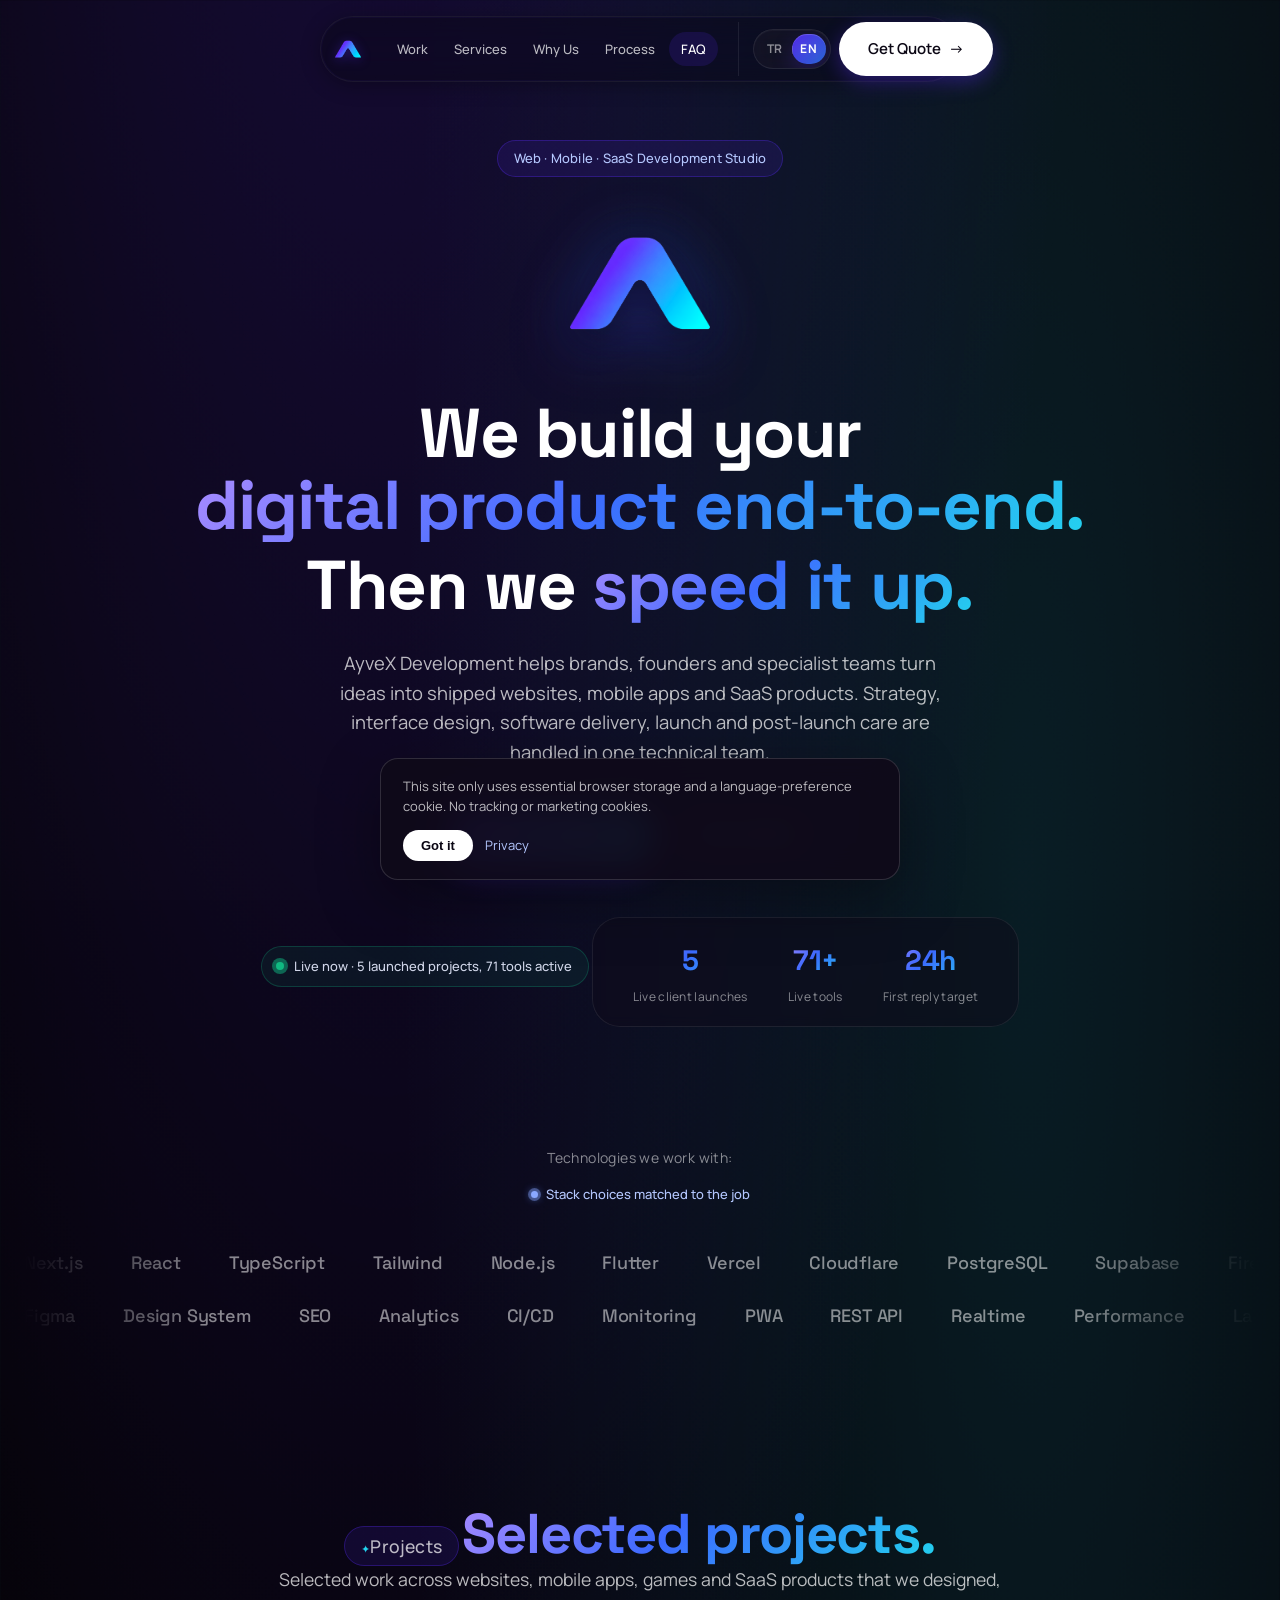
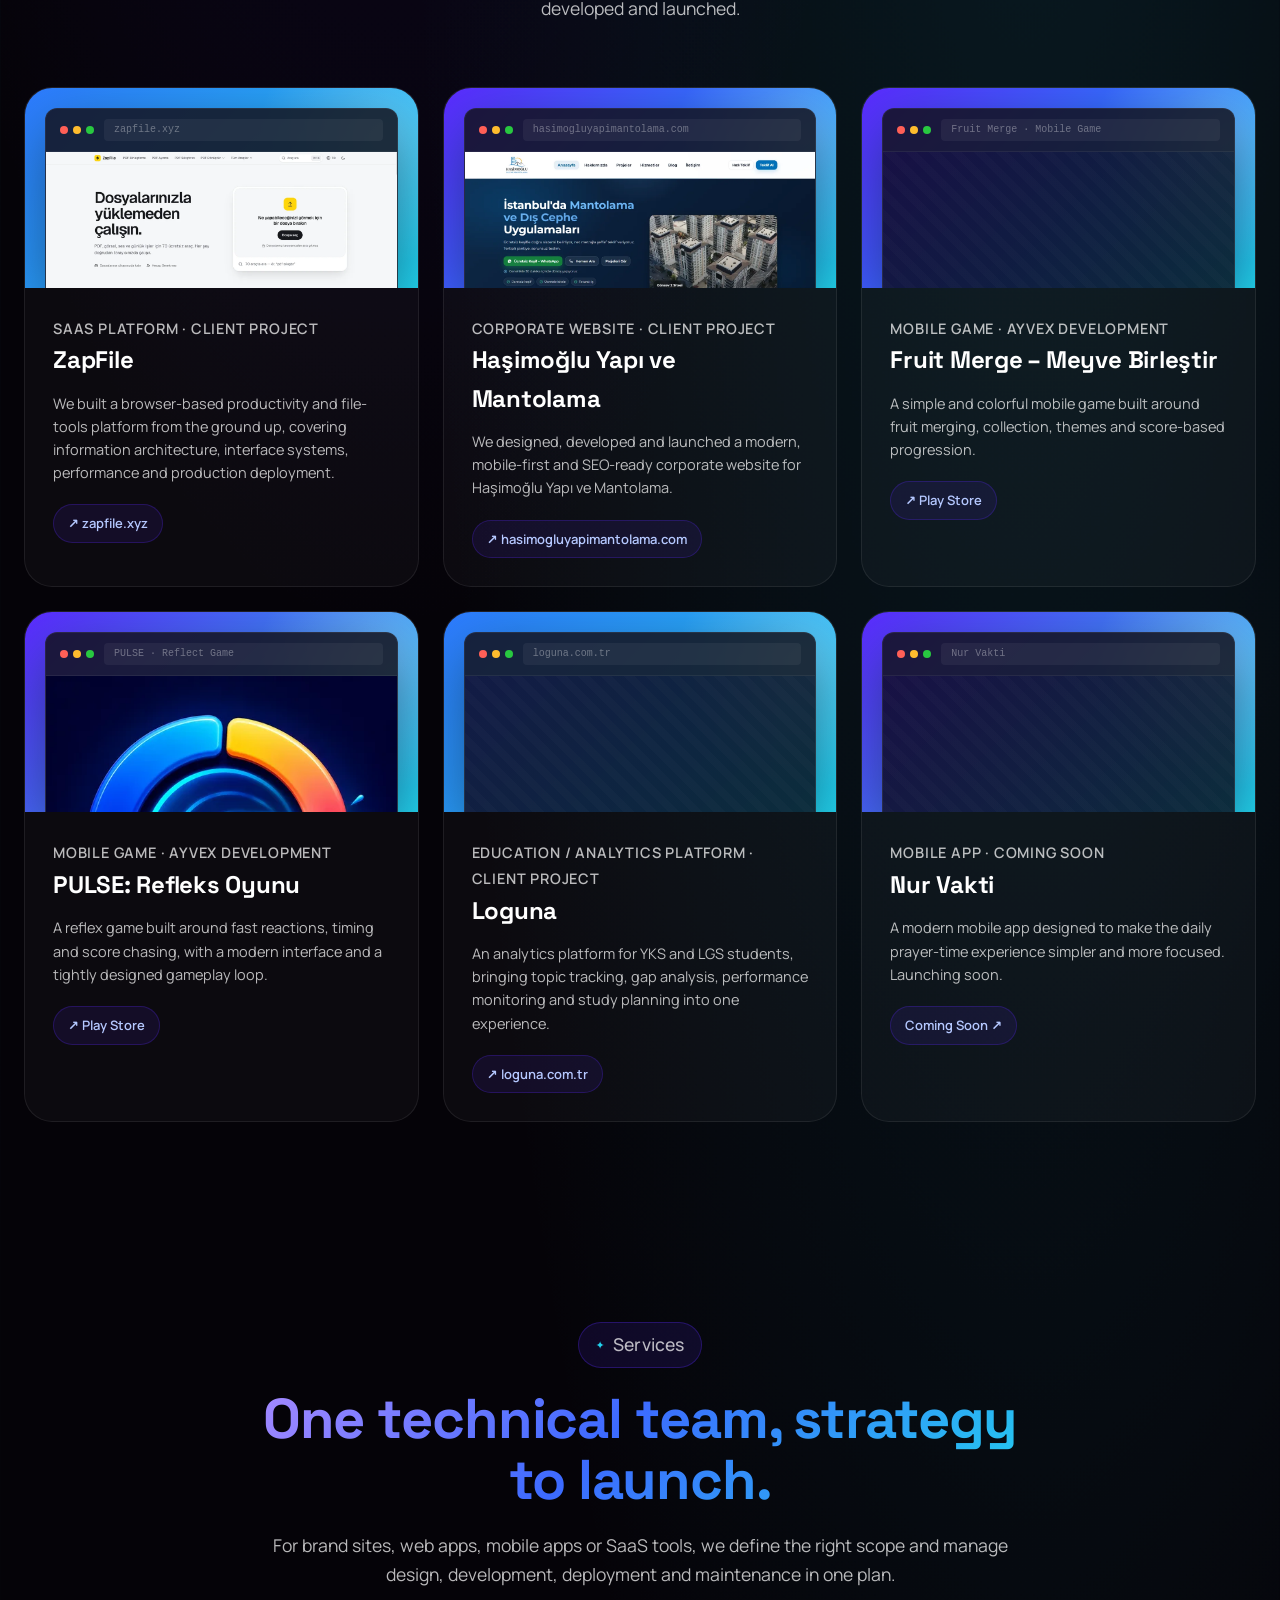
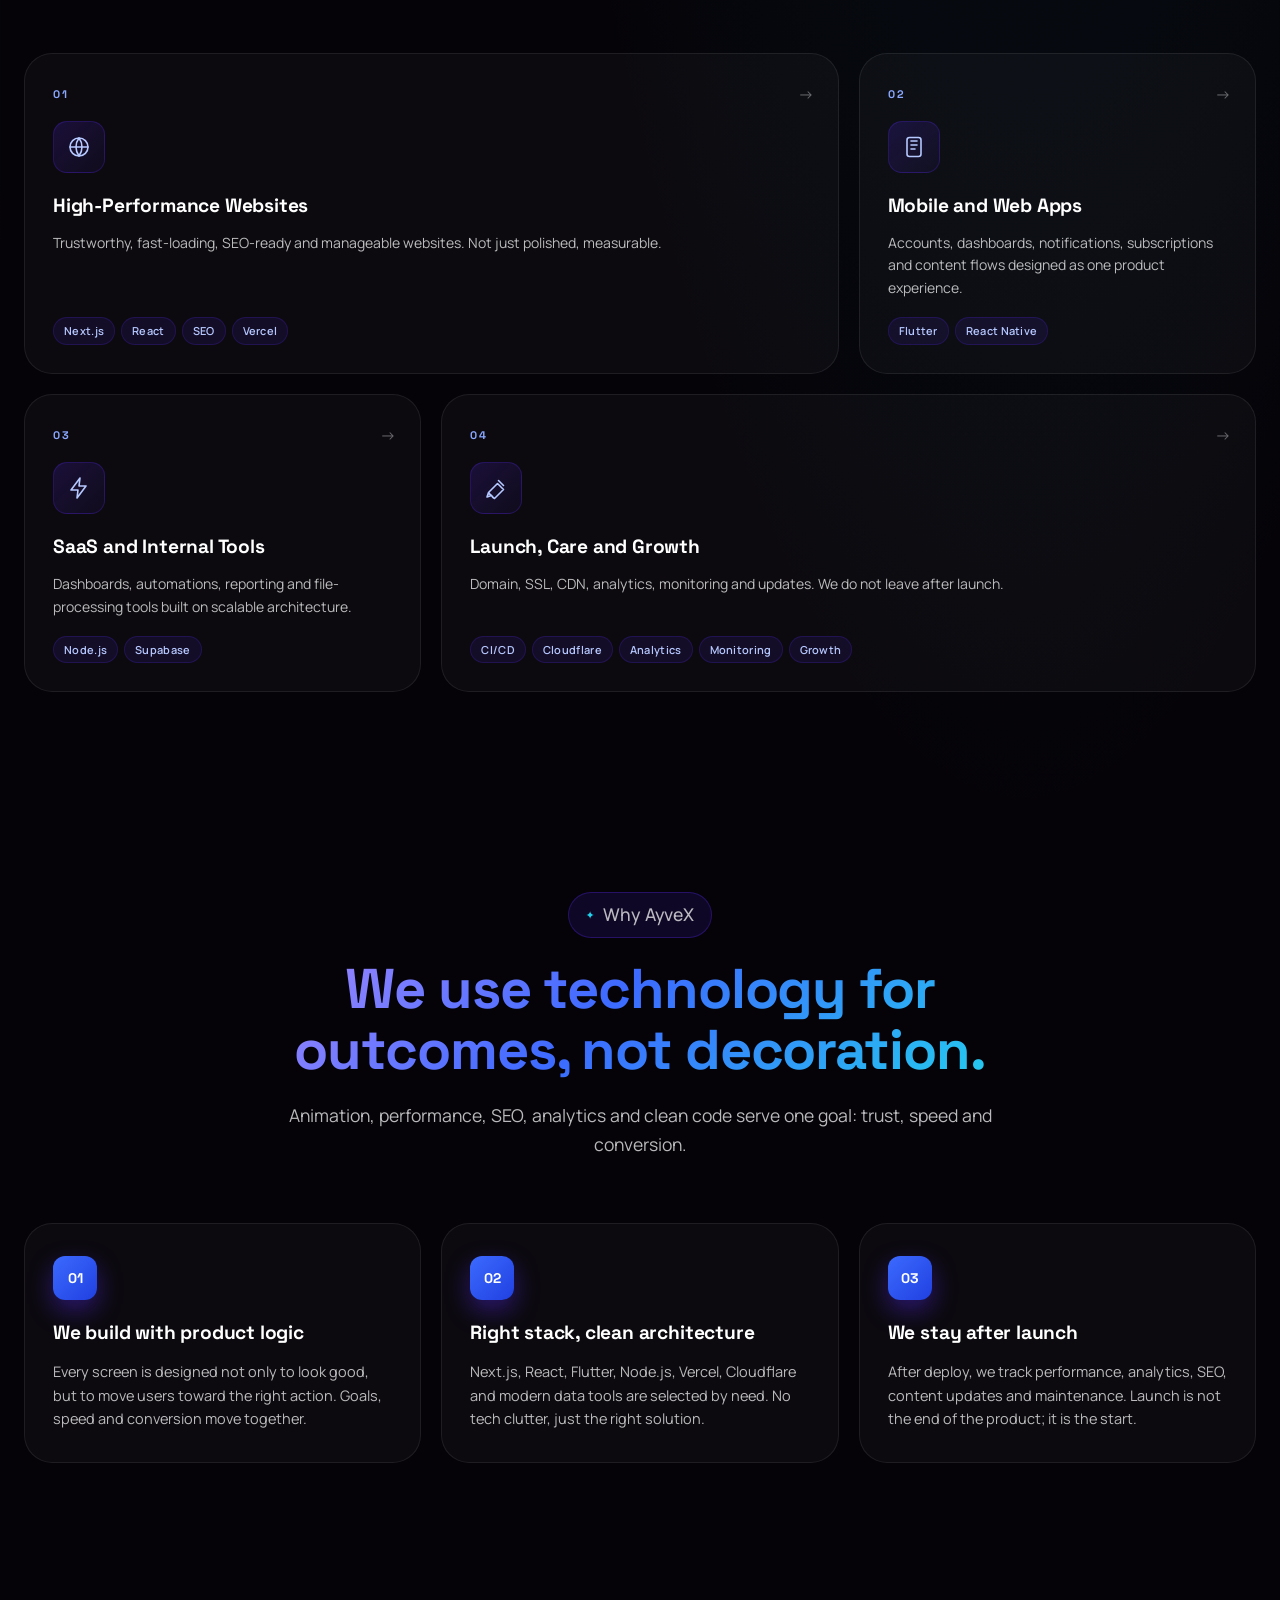
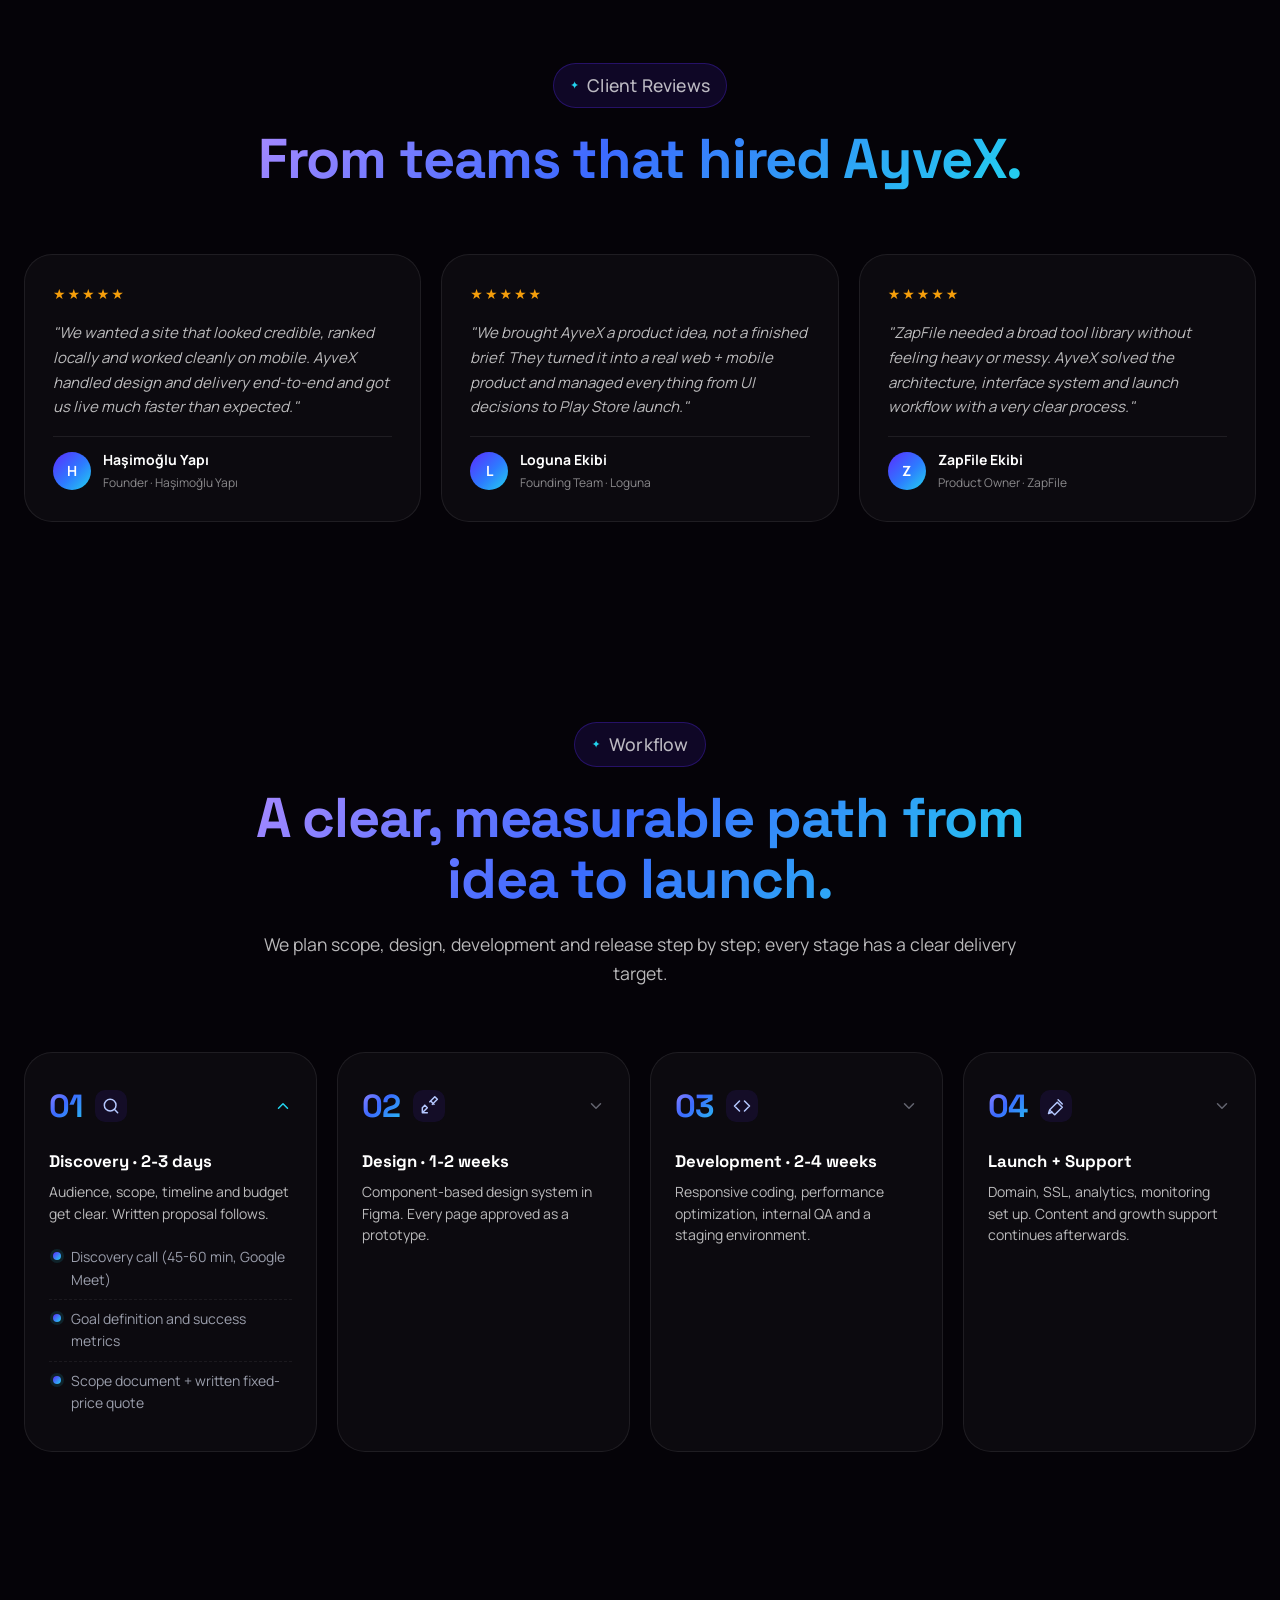
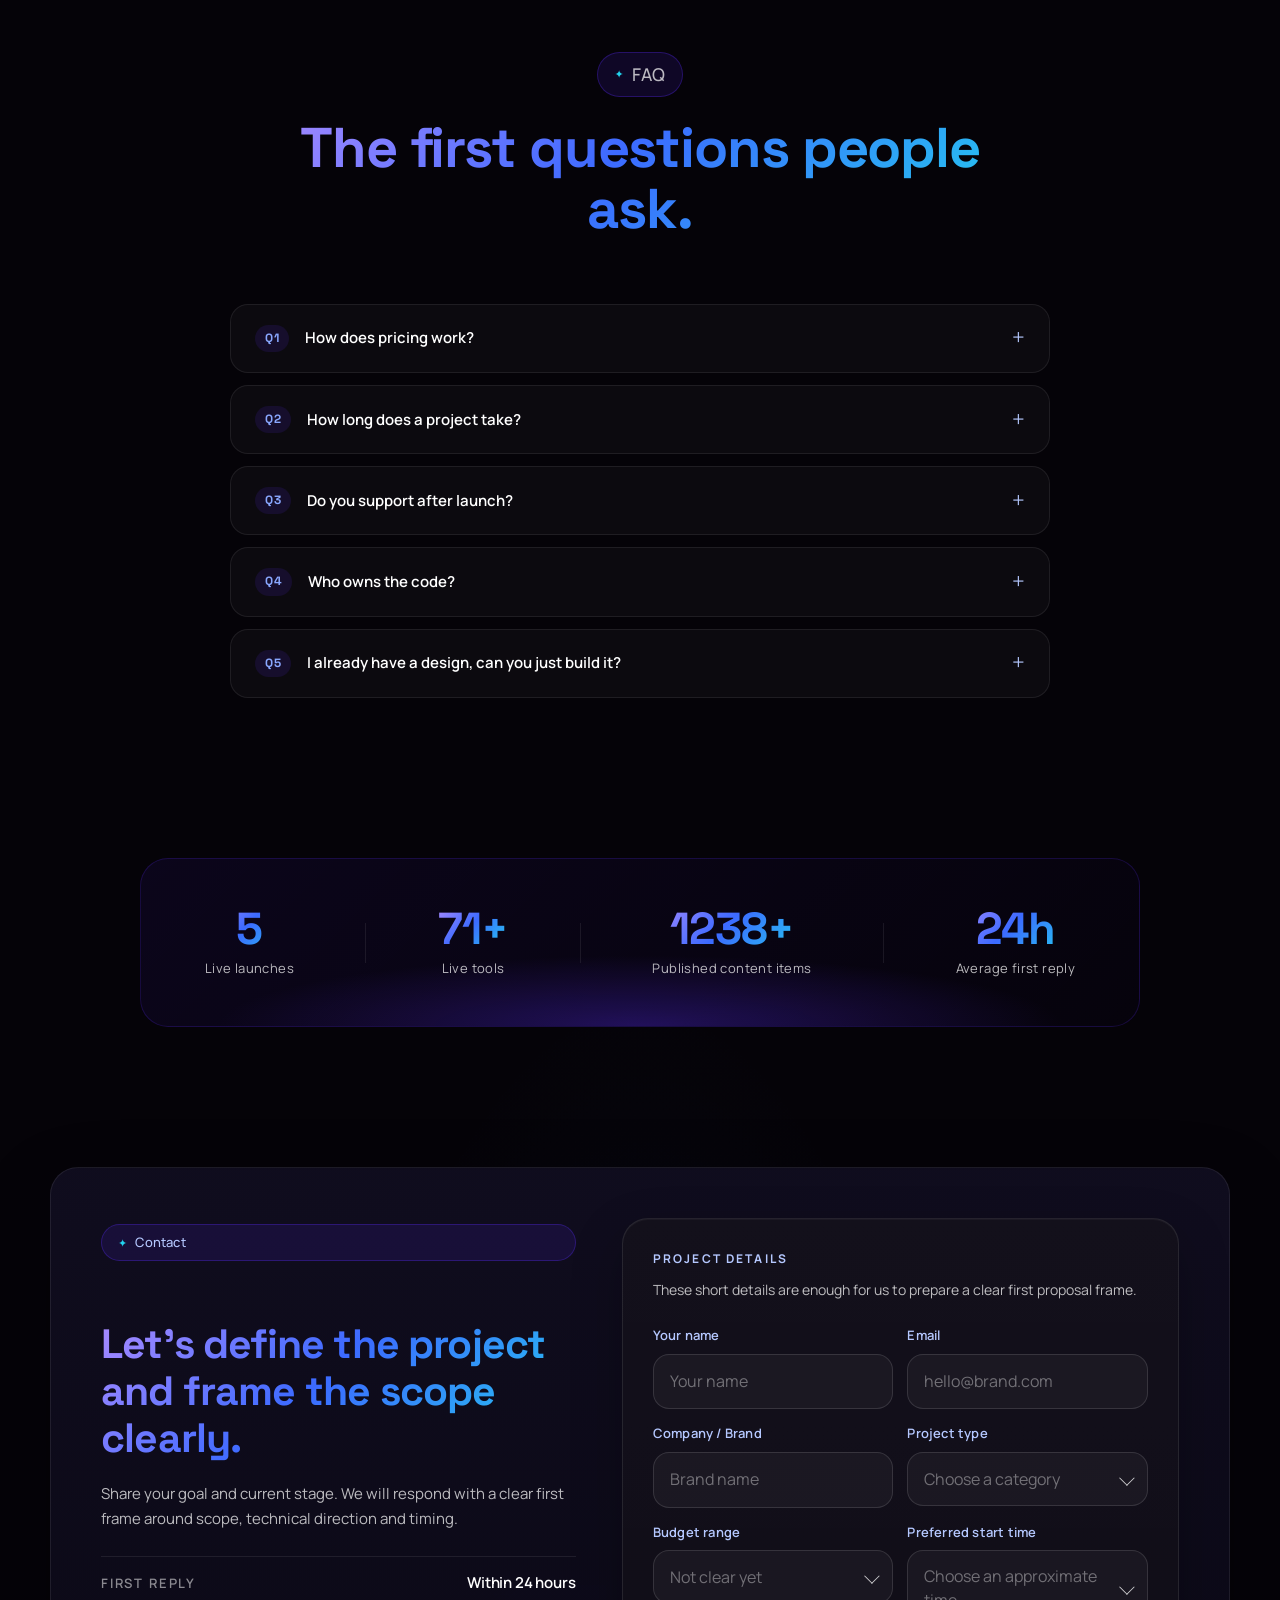
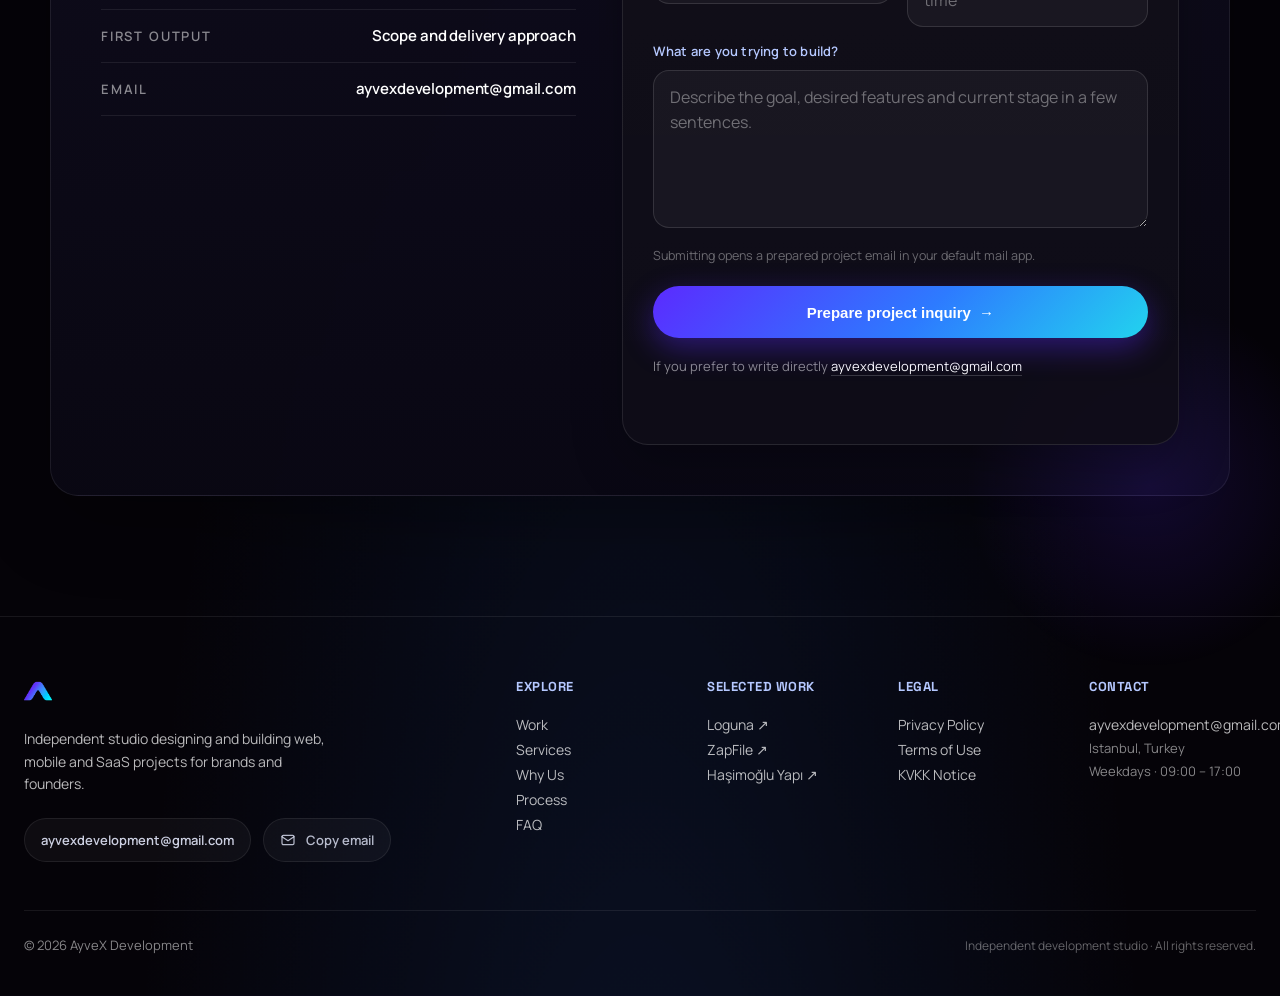
<file: index.html>
<!doctype html>
<html lang="tr">
  <head>
    <meta charset="UTF-8" />
    <meta
      name="viewport"
      content="width=device-width, initial-scale=1.0, viewport-fit=cover"
    />
    <meta http-equiv="X-UA-Compatible" content="IE=edge" />
    <meta name="format-detection" content="telephone=no" />

    <title>AyveX Development — Web, mobil ve SaaS geliştirme stüdyosu</title>

    <meta
      name="description"
      content="AyveX Development; markalar ve girişimler için web sitesi, mobil uygulama ve SaaS projelerini strateji, tasarım, yazılım, deploy ve bakım dahil uçtan uca geliştirir. İstanbul."
    />
    <meta
      name="keywords"
      content="yazılım stüdyosu, web geliştirme, mobil uygulama, SaaS geliştirme, kurumsal site, özel yazılım, İstanbul yazılım, Next.js, React, Flutter"
    />
    <meta name="author" content="AyveX Development" />
    <meta name="robots" content="index, follow, max-image-preview:large" />
    <meta name="googlebot" content="index, follow" />
    <link
      id="canonicalLink"
      rel="canonical"
      href="https://ayvexdevelopment.com/"
    />
    <link
      id="alternateTr"
      rel="alternate"
      hreflang="tr"
      href="https://ayvexdevelopment.com/"
    />
    <link
      id="alternateEn"
      rel="alternate"
      hreflang="en"
      href="https://ayvexdevelopment.com/?lang=en"
    />
    <link
      rel="alternate"
      hreflang="x-default"
      href="https://ayvexdevelopment.com/"
    />

    <!-- Open Graph -->
    <meta property="og:type" content="website" />
    <meta
      id="ogUrl"
      property="og:url"
      content="https://ayvexdevelopment.com/"
    />
    <meta property="og:site_name" content="AyveX Development" />
    <meta
      id="ogTitle"
      property="og:title"
      content="AyveX Development — Web, mobil ve SaaS geliştirme stüdyosu"
    />
    <meta
      id="ogDescription"
      property="og:description"
      content="Markalar ve girişimler için web sitesi, mobil uygulama ve SaaS projelerini tasarım, yazılım, deploy ve bakım dahil uçtan uca hayata geçiriyoruz."
    />
    <meta
      property="og:image"
      content="https://ayvexdevelopment.com/assets/ayvex-logo-alone.png"
    />
    <meta property="og:image:alt" content="AyveX Development logosu" />
    <meta id="ogLocale" property="og:locale" content="tr_TR" />
    <meta
      id="ogLocaleAlternate"
      property="og:locale:alternate"
      content="en_US"
    />

    <!-- Twitter -->
    <meta name="twitter:card" content="summary_large_image" />
    <meta
      id="twitterTitle"
      name="twitter:title"
      content="AyveX Development — Web, mobil ve SaaS geliştirme stüdyosu"
    />
    <meta
      id="twitterDescription"
      name="twitter:description"
      content="Web, mobil ve SaaS projeleri için strateji, tasarım, yazılım, deploy ve bakım desteği."
    />
    <meta
      name="twitter:image"
      content="https://ayvexdevelopment.com/assets/ayvex-logo-alone.png"
    />

    <!-- Theme / PWA -->
    <meta
      name="theme-color"
      content="#04090f"
      media="(prefers-color-scheme: dark)"
    />
    <meta
      name="theme-color"
      content="#04090f"
      media="(prefers-color-scheme: light)"
    />
    <meta name="color-scheme" content="dark" />
    <meta name="apple-mobile-web-app-capable" content="yes" />
    <meta
      name="apple-mobile-web-app-status-bar-style"
      content="black-translucent"
    />
    <meta name="apple-mobile-web-app-title" content="AyveX" />
    <meta name="application-name" content="AyveX Development" />
    <meta name="msapplication-TileColor" content="#04090f" />

    <!-- Favicons -->
    <link
      rel="icon"
      type="image/png"
      sizes="32x32"
      href="./assets/ayvex-logo-alone.png"
    />
    <link
      rel="icon"
      type="image/png"
      sizes="192x192"
      href="./assets/ayvex-logo-alone.png"
    />
    <link
      rel="apple-touch-icon"
      sizes="180x180"
      href="./assets/ayvex-logo-alone.png"
    />
    <link
      rel="mask-icon"
      href="./assets/ayvex-logo-alone.png"
      color="#5eead4"
    />
    <link rel="shortcut icon" href="./assets/ayvex-logo-alone.png" />
    <link rel="manifest" href="./site.webmanifest" />

    <!-- Performance hints -->
    <link rel="preconnect" href="https://fonts.googleapis.com" />
    <link rel="preconnect" href="https://fonts.gstatic.com" crossorigin />
    <!-- Non-blocking font load: print trick defers until after render -->
    <link
      rel="stylesheet"
      href="https://fonts.googleapis.com/css2?family=Space+Grotesk:wght@400;500;700&family=Manrope:wght@400;500;600;700;800&display=swap"
    />
    <link rel="stylesheet" href="./styles.css" />

    <style>
      /* Projects section: bilingual copy without changing the existing i18n system */
      .work-section .project-en {
        display: none;
      }

      .work-section.is-en .project-tr {
        display: none;
      }

      .work-section.is-en .project-en {
        display: inline;
      }

      .work-section.is-en .project-block {
        display: block;
      }

      .work-section .project-block.project-en {
        display: none;
      }

      .work-section.is-en .project-block.project-tr {
        display: none;
      }

      .work-section.is-en .project-block.project-en {
        display: block;
      }
    </style>

    <!-- Structured data: Organization + WebSite -->
    <script id="orgSchema" type="application/ld+json">
      {
        "@context": "https://schema.org",
        "@graph": [
          {
            "@type": "Organization",
            "@id": "https://ayvexdevelopment.com/#organization",
            "name": "AyveX Development",
            "alternateName": "AyveX",
            "url": "https://ayvexdevelopment.com/",
            "logo": "https://ayvexdevelopment.com/assets/ayvex-logo-alone.png",
            "image": "https://ayvexdevelopment.com/assets/ayvex-logo-alone.png",
            "email": "ayvexdevelopment@gmail.com",
            "description": "Markalar ve girişimler için web sitesi, mobil uygulama ve SaaS projelerini strateji, tasarım, yazılım ve yayına alma dahil uçtan uca geliştiren bağımsız teknoloji stüdyosu.",
            "foundingLocation": {
              "@type": "Place",
              "address": {
                "@type": "PostalAddress",
                "addressLocality": "İstanbul",
                "addressCountry": "TR"
              }
            },
            "address": {
              "@type": "PostalAddress",
              "addressLocality": "İstanbul",
              "addressCountry": "TR"
            },
            "contactPoint": {
              "@type": "ContactPoint",
              "email": "ayvexdevelopment@gmail.com",
              "contactType": "customer support",
              "availableLanguage": ["Turkish", "English"]
            }
          },
          {
            "@type": "WebSite",
            "@id": "https://ayvexdevelopment.com/#website",
            "url": "https://ayvexdevelopment.com/",
            "name": "AyveX Development",
            "publisher": {
              "@id": "https://ayvexdevelopment.com/#organization"
            },
            "inLanguage": ["tr", "en"]
          }
        ]
      }
    </script>

    <!-- Structured data: FAQPage -->
    <script id="faqSchema" type="application/ld+json">
      {
        "@context": "https://schema.org",
        "@type": "FAQPage",
        "mainEntity": [
          {
            "@type": "Question",
            "name": "Fiyatlandırma nasıl çalışıyor?",
            "acceptedAnswer": {
              "@type": "Answer",
              "text": "Sabit fiyat veriyoruz. Keşif görüşmesinden sonra projenin kapsamına göre net bir teklif hazırlıyoruz. Küçük landing page'ler için daha ekonomik, tam uygulama için kapsamlı paketler."
            }
          },
          {
            "@type": "Question",
            "name": "Bir proje ne kadar sürede biter?",
            "acceptedAnswer": {
              "@type": "Answer",
              "text": "Basit kurumsal site: 1-2 hafta. Özellikli web uygulaması: 3-6 hafta. Mobil + web kombinasyonu: 6-10 hafta. Keşif aşamasında net süre paylaşılır."
            }
          },
          {
            "@type": "Question",
            "name": "Yayına aldıktan sonra destek veriyor musunuz?",
            "acceptedAnswer": {
              "@type": "Answer",
              "text": "Evet. 1 aylık garanti süresi standart. Sonrası için aylık bakım paketleri (içerik güncellemesi, güvenlik, analytics raporu) sunuyoruz."
            }
          },
          {
            "@type": "Question",
            "name": "Kodun sahipliği kimde?",
            "acceptedAnswer": {
              "@type": "Answer",
              "text": "Sizde. Teslim sonrası kod tamamen size ait. İsterseniz başka bir ekiple devam edebilirsiniz. Repo, domain, hosting hesapları sizin adınıza açılır."
            }
          },
          {
            "@type": "Question",
            "name": "Tasarımını ben yaptım, sadece geliştirme yapar mısınız?",
            "acceptedAnswer": {
              "@type": "Answer",
              "text": "Yaparız. Figma dosyası veya mevcut bir tasarımınız varsa sadece geliştirme + deploy adımlarında da çalışabiliriz."
            }
          }
        ]
      }
    </script>
  </head>
  <body>
    <a class="skip-link" href="#hero" data-i18n="a11y.skipLink">İçeriğe geç</a>
    <div id="scroll-progress"></div>
    <canvas id="aurora-canvas" aria-hidden="true"></canvas>
    <div class="site-shell">
      <header class="site-header">
        <a class="brand-standalone" href="#hero" aria-label="AyveX Development">
          <img
            class="brand-mark-header"
            src="./assets/ayvex-logo-alone.png"
            alt="AyveX"
          />
        </a>

        <div class="header-center">
          <div
            class="lang-switch"
            role="group"
            aria-label="Dil seçimi"
            data-language-switcher
            data-i18n-aria-label="a11y.languageSwitcher"
          >
            <button
              class="lang-switch-button is-active"
              type="button"
              data-lang-switch="tr"
              aria-label="Dili Türkçeye çevir"
              aria-pressed="true"
            >
              TR
            </button>
            <button
              class="lang-switch-button"
              type="button"
              data-lang-switch="en"
              aria-label="Dili İngilizceye çevir"
              aria-pressed="false"
            >
              EN
            </button>
          </div>
        </div>

        <button
          class="menu-toggle"
          type="button"
          aria-label="Menüyü aç"
          aria-controls="mobileMenu"
          aria-expanded="false"
          data-i18n-aria-label="a11y.menuOpen"
        >
          <span></span>
          <span></span>
          <span></span>
        </button>

        <div id="mobileMenu" class="nav-panel">
          <nav class="nav">
            <a href="#work" data-i18n="nav.projects">Projeler</a>
            <a href="#services" data-i18n="nav.services">Hizmetler</a>
            <a href="#why" data-i18n="nav.why">Neden Biz</a>
            <a href="#process" data-i18n="nav.process">Süreç</a>
            <a href="#faq" data-i18n="nav.faq">SSS</a>
          </nav>

          <div class="header-actions">
            <div
              class="lang-switch"
              role="group"
              aria-label="Dil seçimi"
              data-language-switcher
              data-i18n-aria-label="a11y.languageSwitcher"
            >
              <button
                class="lang-switch-button is-active"
                type="button"
                data-lang-switch="tr"
                aria-label="Dili Türkçeye çevir"
                aria-pressed="true"
              >
                TR
              </button>
              <button
                class="lang-switch-button"
                type="button"
                data-lang-switch="en"
                aria-label="Dili İngilizceye çevir"
                aria-pressed="false"
              >
                EN
              </button>
            </div>
            <a class="button button-ghost" href="#contact" data-i18n="nav.cta"
              >Teklif Al</a
            >
          </div>
        </div>
      </header>

      <main>
        <!-- ─── HERO ─── -->
        <section class="hero" id="hero">
          <div class="hero-copy reveal">
            <p class="eyebrow" data-i18n="hero.eyebrow">
              Web · Mobil · SaaS Geliştirme Stüdyosu
            </p>
            <div class="hero-logo" aria-hidden="true">
              <img src="./assets/ayvex-logo-alone.png" alt="" />
            </div>
            <h1>
              <span data-i18n="hero.titleLine1">Dijital ürününüzü</span>
              <span class="gradient-word" data-i18n="hero.titleLine2"
                >uçtan uca kurarız.</span
              >
              <span class="rotator-line" aria-hidden="true">
                <span data-i18n="hero.titleLine3a">Sonra onu </span>
                <span class="word-rotator">
                  <span class="word is-active" data-i18n="hero.rot1"
                    >yayına çıkarırız.</span
                  >
                  <span class="word" data-i18n="hero.rot2">hızlandırırız.</span>
                  <span class="word" data-i18n="hero.rot3">ölçekleriz.</span>
                  <span class="word" data-i18n="hero.rot4">büyütürüz.</span>
                </span>
              </span>
              <span class="sr-only" data-i18n="hero.titleLine3"
                >Sonra onu yayına çıkarırız.</span
              >
            </h1>
            <p class="hero-text" data-i18n="hero.text">
              AyveX Development; markalar, girişimler ve uzman ekipler için web
              sitesi, mobil uygulama ve SaaS projelerini strateji, arayüz,
              yazılım ve yayına alma dahil uçtan uca geliştirir. Gerektiğinde
              bakım ve büyüme tarafını da tek ekipte yönetiriz.
            </p>
            <div class="hero-actions">
              <a
                class="button button-primary"
                href="#contact"
                data-i18n="hero.primaryCta"
                >Projeni Başlatalım</a
              >
              <a
                class="button button-secondary"
                href="#work"
                data-i18n="hero.secondaryCta"
                >Canlı İşleri Gör</a
              >
            </div>
            <div class="live-status">
              <span class="live-pulse" aria-hidden="true"></span>
              <span class="live-text" data-i18n="hero.liveStatus"
                >Şu an canlı · 5 yayındaki iş, 71 araç aktif</span
              >
            </div>
            <ul class="hero-metrics" role="list">
              <li>
                <strong data-count-to="5" data-suffix="">5</strong>
                <span data-i18n="hero.metric1Text">Yayındaki müşteri işi</span>
              </li>
              <li>
                <strong data-count-to="71" data-suffix="+">71+</strong>
                <span data-i18n="hero.metric2Text">Canlı araç</span>
              </li>
              <li>
                <strong data-count-to="24" data-suffix="h">24h</strong>
                <span data-i18n="hero.metric3Text">İlk dönüş hedefi</span>
              </li>
            </ul>
          </div>

          <div class="hero-visual reveal" aria-hidden="true">
            <div class="orb orb-a"></div>
            <div class="orb orb-b"></div>
            <div class="dashboard-card glass">
              <div class="card-topline">
                <span class="status-dot"></span>
                <span data-i18n="hero.panelTitle">Teslim ve Operasyon</span>
              </div>
              <div class="card-grid">
                <article>
                  <small data-i18n="hero.panel1Label">Loguna</small>
                  <strong data-i18n="hero.panel1Value">Canlı</strong>
                </article>
                <article>
                  <small data-i18n="hero.panel2Label">ZapFile</small>
                  <strong data-i18n="hero.panel2Value">Canlı</strong>
                </article>
                <article>
                  <small data-i18n="hero.panel3Label">Platform</small>
                  <strong data-i18n="hero.panel3Value">Web + Mobil</strong>
                </article>
                <article>
                  <small data-i18n="hero.panel4Label">Operasyon</small>
                  <strong data-i18n="hero.panel4Value">Deploy + Bakım</strong>
                </article>
              </div>
              <div class="mini-panels">
                <div class="mini-panel"></div>
                <div class="mini-panel"></div>
                <div class="mini-panel accent"></div>
              </div>
            </div>
          </div>
        </section>

        <!-- ─── TECH STACK RIBBON ─── -->
        <section class="trust reveal">
          <div class="trust-head">
            <p data-i18n="trust.text">Çalıştığımız teknolojiler:</p>
            <span class="trust-live"
              ><span class="trust-live-dot"></span
              ><span data-i18n="trust.live"
                >İşe göre teknoloji seçimi</span
              ></span
            >
          </div>

          <div
            class="stack-marquee"
            aria-label="Teknoloji altyapımız"
            data-i18n-aria-label="a11y.stackPrimary"
          >
            <div class="stack-track">
              <div class="stack-group">
                <span>Next.js</span>
                <span>React</span>
                <span>TypeScript</span>
                <span>Tailwind</span>
                <span>Node.js</span>
                <span>Flutter</span>
                <span>Vercel</span>
                <span>Cloudflare</span>
                <span>PostgreSQL</span>
                <span>Supabase</span>
                <span>Firebase</span>
                <span>Prisma</span>
              </div>
              <div class="stack-group" aria-hidden="true">
                <span>Next.js</span>
                <span>React</span>
                <span>TypeScript</span>
                <span>Tailwind</span>
                <span>Node.js</span>
                <span>Flutter</span>
                <span>Vercel</span>
                <span>Cloudflare</span>
                <span>PostgreSQL</span>
                <span>Supabase</span>
                <span>Firebase</span>
                <span>Prisma</span>
              </div>
            </div>
          </div>

          <div
            class="stack-marquee stack-marquee-alt"
            aria-label="Üretim ve büyüme kabiliyetlerimiz"
            data-i18n-aria-label="a11y.stackSecondary"
          >
            <div class="stack-track">
              <div class="stack-group">
                <span>Figma</span>
                <span>Design System</span>
                <span>SEO</span>
                <span>Analytics</span>
                <span>CI/CD</span>
                <span>Monitoring</span>
                <span>PWA</span>
                <span>REST API</span>
                <span>Realtime</span>
                <span>Performance</span>
                <span>Launch Ops</span>
                <span>Growth</span>
              </div>
              <div class="stack-group" aria-hidden="true">
                <span>Figma</span>
                <span>Design System</span>
                <span>SEO</span>
                <span>Analytics</span>
                <span>CI/CD</span>
                <span>Monitoring</span>
                <span>PWA</span>
                <span>REST API</span>
                <span>Realtime</span>
                <span>Performance</span>
                <span>Launch Ops</span>
                <span>Growth</span>
              </div>
            </div>
          </div>
        </section>

        <!-- ─── WORK / PROJECTS ─── -->
        <section class="section work-section" id="work">
          <div class="section-head reveal">
            <p class="eyebrow project-tr">Projeler</p>
            <p class="eyebrow project-en">Projects</p>

            <h2 class="gradient-heading project-tr">Seçili projeler.</h2>
            <h2 class="gradient-heading project-en">Selected projects.</h2>

            <p class="project-block project-tr">
              Web siteleri, mobil uygulamalar, oyunlar ve SaaS ürünleri için
              tasarladığımız, geliştirdiğimiz ve yayına aldığımız seçili
              çalışmalar.
            </p>
            <p class="project-block project-en">
              Selected work across websites, mobile apps, games and SaaS
              products that we designed, developed and launched.
            </p>
          </div>

          <div class="work-grid">
            <!-- 01 · ZAPFILE -->
            <article class="work-card reveal" data-delay="1">
              <div class="work-art gradient-b">
                <div class="browser-window has-shot">
                  <div class="browser-chrome">
                    <div class="chrome-dots">
                      <span></span><span></span><span></span>
                    </div>
                    <div class="chrome-url">zapfile.xyz</div>
                  </div>
                  <div class="browser-shot">
                    <img
                      src="./assets/mockup-zapfile.webp"
                      alt="ZapFile ekran görüntüsü"
                      loading="eager"
                      fetchpriority="high"
                      decoding="async"
                      width="1200"
                      height="540"
                      onerror="this.classList.add('shot-missing')"
                    />
                  </div>
                </div>
              </div>

              <div class="work-copy">
                <p class="work-type project-tr">
                  SAAS PLATFORMU · MÜŞTERİ PROJESİ
                </p>
                <p class="work-type project-en">
                  SAAS PLATFORM · CLIENT PROJECT
                </p>

                <h3>ZapFile</h3>

                <p class="project-block project-tr">
                  Tarayıcı içinde çalışan çok araçlı dosya ve üretkenlik
                  platformunu sıfırdan geliştirdik; bilgi mimarisi, arayüz
                  sistemi, performans ve production yayınını birlikte
                  kurguladık.
                </p>
                <p class="project-block project-en">
                  We built a browser-based productivity and file-tools platform
                  from the ground up, covering information architecture,
                  interface systems, performance and production deployment.
                </p>

                <div class="work-links">
                  <a
                    class="work-link"
                    href="https://www.zapfile.xyz/"
                    target="_blank"
                    rel="noreferrer"
                    >↗ zapfile.xyz</a
                  >
                </div>
              </div>
            </article>

            <!-- 02 · HAŞİMOĞLU -->
            <article class="work-card reveal" data-delay="2">
              <div class="work-art gradient-a">
                <div class="browser-window has-shot">
                  <div class="browser-chrome">
                    <div class="chrome-dots">
                      <span></span><span></span><span></span>
                    </div>
                    <div class="chrome-url">hasimogluyapimantolama.com</div>
                  </div>
                  <div class="browser-shot">
                    <img
                      src="./assets/mockup-hasimoglu.webp"
                      alt="Haşimoğlu Yapı ve Mantolama web sitesi"
                      loading="eager"
                      fetchpriority="high"
                      decoding="async"
                      width="1200"
                      height="547"
                      onerror="this.classList.add('shot-missing')"
                    />
                  </div>
                </div>
              </div>

              <div class="work-copy">
                <p class="work-type project-tr">
                  KURUMSAL WEB SİTESİ · MÜŞTERİ PROJESİ
                </p>
                <p class="work-type project-en">
                  CORPORATE WEBSITE · CLIENT PROJECT
                </p>

                <h3>Haşimoğlu Yapı ve Mantolama</h3>

                <p class="project-block project-tr">
                  Haşimoğlu Yapı ve Mantolama için modern, mobil öncelikli ve
                  SEO odaklı kurumsal web sitesini tasarlayıp geliştirerek
                  yayına aldık.
                </p>
                <p class="project-block project-en">
                  We designed, developed and launched a modern, mobile-first and
                  SEO-ready corporate website for Haşimoğlu Yapı ve Mantolama.
                </p>

                <div class="work-links">
                  <a
                    class="work-link"
                    href="https://hasimogluyapimantolama.com/"
                    target="_blank"
                    rel="noreferrer"
                    >↗ hasimogluyapimantolama.com</a
                  >
                </div>
              </div>
            </article>

            <!-- 03 · FRUIT MERGE -->
            <article class="work-card reveal" data-delay="3">
              <div class="work-art gradient-a">
                <div class="browser-window has-shot">
                  <div class="browser-chrome">
                    <div class="chrome-dots">
                      <span></span><span></span><span></span>
                    </div>
                    <div class="chrome-url">Fruit Merge · Mobile Game</div>
                  </div>
                  <div class="browser-shot">
                    <img
                      src="./assets/mockup-fruit-merge.webp"
                      alt="Fruit Merge Meyve Birleştir mobil oyunu"
                      loading="eager"
                      fetchpriority="high"
                      decoding="async"
                      width="1200"
                      height="1200"
                      onerror="this.classList.add('shot-missing')"
                    />
                  </div>
                </div>
              </div>

              <div class="work-copy">
                <p class="work-type project-tr">
                  MOBİL OYUN · AYVEX DEVELOPMENT
                </p>
                <p class="work-type project-en">
                  MOBILE GAME · AYVEX DEVELOPMENT
                </p>

                <h3>Fruit Merge – Meyve Birleştir</h3>

                <p class="project-block project-tr">
                  Meyveleri birleştirerek ilerlediğiniz, sade ve renkli bir
                  mobil oyun. Koleksiyon, tema ve skor sistemiyle uzun süreli
                  oynanış için tasarlandı.
                </p>
                <p class="project-block project-en">
                  A simple and colorful mobile game built around fruit merging,
                  collection, themes and score-based progression.
                </p>

                <div class="work-links">
                  <a
                    class="work-link"
                    href="https://play.google.com/store/apps/details?id=com.loguna.app"
                    target="_blank"
                    rel="noreferrer"
                    >↗ Play Store</a
                  >
                </div>
              </div>
            </article>

            <!-- 04 · PULSE -->
            <article class="work-card reveal" data-delay="4">
              <div class="work-art gradient-c">
                <div class="browser-window has-shot">
                  <div class="browser-chrome">
                    <div class="chrome-dots">
                      <span></span><span></span><span></span>
                    </div>
                    <div class="chrome-url">PULSE · Reflect Game</div>
                  </div>
                  <div class="browser-shot">
                    <img
                      src="./assets/mockup-pulse.webp"
                      alt="PULSE Refleks Oyunu"
                      loading="lazy"
                      decoding="async"
                      width="512"
                      height="512"
                      onerror="this.classList.add('shot-missing')"
                    />
                  </div>
                </div>
              </div>

              <div class="work-copy">
                <p class="work-type project-tr">
                  MOBİL OYUN · AYVEX DEVELOPMENT
                </p>
                <p class="work-type project-en">
                  MOBILE GAME · AYVEX DEVELOPMENT
                </p>

                <h3>PULSE: Refleks Oyunu</h3>

                <p class="project-block project-tr">
                  Hızlı tepki, zamanlama ve skor odaklı bir refleks oyunu.
                  Modern arayüz, akıcı oyun döngüsü ve yüksek tekrar
                  oynanabilirlik için tasarlandı.
                </p>
                <p class="project-block project-en">
                  A reflex game built around fast reactions, timing and score
                  chasing, with a modern interface and a tightly designed
                  gameplay loop.
                </p>

                <div class="work-links">
                  <a
                    class="work-link"
                    href="https://play.google.com/store/apps/details?id=com.ayvex.pulse"
                    target="_blank"
                    rel="noreferrer"
                    >↗ Play Store</a
                  >
                </div>
              </div>
            </article>

            <!-- 05 · LOGUNA -->
            <article class="work-card reveal" data-delay="5">
              <div class="work-art gradient-b">
                <div class="browser-window has-shot">
                  <div class="browser-chrome">
                    <div class="chrome-dots">
                      <span></span><span></span><span></span>
                    </div>
                    <div class="chrome-url">loguna.com.tr</div>
                  </div>
                  <div class="browser-shot">
                    <img
                      src="./assets/mockup-loguna-analysis.webp"
                      alt="Loguna YKS ve LGS analiz uygulaması"
                      loading="lazy"
                      decoding="async"
                      width="1200"
                      height="571"
                      onerror="this.classList.add('shot-missing')"
                    />
                  </div>
                </div>
              </div>

              <div class="work-copy">
                <p class="work-type project-tr">
                  EĞİTİM / ANALİZ PLATFORMU · MÜŞTERİ PROJESİ
                </p>
                <p class="work-type project-en">
                  EDUCATION / ANALYTICS PLATFORM · CLIENT PROJECT
                </p>

                <h3>Loguna</h3>

                <p class="project-block project-tr">
                  YKS ve LGS'ye hazırlanan öğrenciler için geliştirilen analiz
                  uygulaması. Konu takibi, eksik analizi, performans takibi ve
                  çalışma planını tek deneyimde bir araya getiriyoruz.
                </p>
                <p class="project-block project-en">
                  An analytics platform for YKS and LGS students, bringing topic
                  tracking, gap analysis, performance monitoring and study
                  planning into one experience.
                </p>

                <div class="work-links">
                  <a
                    class="work-link"
                    href="https://loguna.com.tr/"
                    target="_blank"
                    rel="noreferrer"
                    >↗ loguna.com.tr</a
                  >
                </div>
              </div>
            </article>

            <!-- 06 · NUR VAKTİ -->
            <article class="work-card reveal" data-delay="6">
              <div class="work-art gradient-c">
                <div class="browser-window has-shot">
                  <div class="browser-chrome">
                    <div class="chrome-dots">
                      <span></span><span></span><span></span>
                    </div>
                    <div class="chrome-url">Nur Vakti</div>
                  </div>
                  <div class="browser-shot">
                    <img
                      src="./assets/mockup-nur-vakti.webp"
                      alt="Nur Vakti uygulaması"
                      loading="lazy"
                      decoding="async"
                      width="1024"
                      height="1024"
                      onerror="this.classList.add('shot-missing')"
                    />
                  </div>
                </div>
              </div>

              <div class="work-copy">
                <p class="work-type project-tr">MOBİL UYGULAMA · YAKINDA</p>
                <p class="work-type project-en">MOBILE APP · COMING SOON</p>

                <h3>Nur Vakti</h3>

                <p class="project-block project-tr">
                  Günlük ibadet deneyimini sade ve modern bir arayüzle
                  buluşturan mobil uygulama. Yakında yayında.
                </p>
                <p class="project-block project-en">
                  A modern mobile app designed to make the daily prayer-time
                  experience simpler and more focused. Launching soon.
                </p>

                <div class="work-links">
                  <span class="work-link project-tr">Yakında ↗</span>
                  <span class="work-link project-en">Coming Soon ↗</span>
                </div>
              </div>
            </article>
          </div>
        </section>

        <!-- ─── SERVICES ─── -->
        <section class="section" id="services">
          <div class="section-head reveal">
            <p class="eyebrow" data-i18n="services.eyebrow">Hizmetler</p>
            <h2 class="gradient-heading" data-i18n="services.title">
              Stratejiden yayına, tek teknik ekip.
            </h2>
            <p data-i18n="services.text">
              Marka sitesi, web uygulaması, mobil uygulama veya SaaS aracınız
              için doğru kapsamı çıkarır; tasarım, geliştirme, deploy ve bakım
              adımlarını tek planda yönetiriz.
            </p>
          </div>

          <div class="bento-grid">
            <article class="bento-card bento-large reveal" data-delay="1">
              <span class="service-num">01</span>
              <div class="service-icon">
                <svg
                  viewBox="0 0 24 24"
                  fill="none"
                  stroke="currentColor"
                  stroke-width="1.6"
                  stroke-linecap="round"
                  stroke-linejoin="round"
                  aria-hidden="true"
                >
                  <circle cx="12" cy="12" r="9" />
                  <path d="M3 12h18M12 3a15 15 0 010 18M12 3a15 15 0 000 18" />
                </svg>
              </div>
              <h3 data-i18n="services.card1Title">
                Yüksek Performanslı Web Siteleri
              </h3>
              <p data-i18n="services.card1Text">
                Güven veren, hızlı açılan, SEO uyumlu ve yönetilebilir web
                siteleri. Sadece güzel değil, ölçülebilir.
              </p>
              <div class="bento-tags">
                <span>Next.js</span><span>React</span><span>SEO</span
                ><span>Vercel</span>
              </div>
              <span class="service-arrow" aria-hidden="true">→</span>
            </article>

            <article class="bento-card reveal" data-delay="2">
              <span class="service-num">02</span>
              <div class="service-icon">
                <svg
                  viewBox="0 0 24 24"
                  fill="none"
                  stroke="currentColor"
                  stroke-width="1.6"
                  stroke-linecap="round"
                  stroke-linejoin="round"
                  aria-hidden="true"
                >
                  <rect x="5" y="2.5" width="14" height="19" rx="2.5" />
                  <path d="M9 6h6M9 10h6M9 14h4" />
                </svg>
              </div>
              <h3 data-i18n="services.card2Title">Mobil ve Web Uygulamaları</h3>
              <p data-i18n="services.card2Text">
                Kullanıcı hesabı, panel, bildirim, abonelik ve içerik akışlarını
                aynı ürün deneyiminde kurgularız.
              </p>
              <div class="bento-tags">
                <span>Flutter</span><span>React Native</span>
              </div>
              <span class="service-arrow" aria-hidden="true">→</span>
            </article>

            <article class="bento-card reveal" data-delay="3">
              <span class="service-num">03</span>
              <div class="service-icon">
                <svg
                  viewBox="0 0 24 24"
                  fill="none"
                  stroke="currentColor"
                  stroke-width="1.6"
                  stroke-linecap="round"
                  stroke-linejoin="round"
                  aria-hidden="true"
                >
                  <path d="M13 2L4 14h7l-1 8 9-12h-7l1-8z" />
                </svg>
              </div>
              <h3 data-i18n="services.card3Title">SaaS ve İç Araçlar</h3>
              <p data-i18n="services.card3Text">
                Dashboard, otomasyon, raporlama ve dosya işleme araçlarını
                ölçeklenebilir mimariyle geliştiririz.
              </p>
              <div class="bento-tags">
                <span>Node.js</span><span>Supabase</span>
              </div>
              <span class="service-arrow" aria-hidden="true">→</span>
            </article>

            <article class="bento-card bento-wide reveal" data-delay="4">
              <span class="service-num">04</span>
              <div class="service-icon">
                <svg
                  viewBox="0 0 24 24"
                  fill="none"
                  stroke="currentColor"
                  stroke-width="1.6"
                  stroke-linecap="round"
                  stroke-linejoin="round"
                  aria-hidden="true"
                >
                  <path
                    d="M4.5 16.5L3 21l4.5-1.5M14.5 4.5l5 5M7.5 19.5a8 8 0 01-3-3l9-9 6 6-9 9a8 8 0 01-3-3z"
                  />
                </svg>
              </div>
              <h3 data-i18n="services.card4Title">Yayın, Bakım ve Büyüme</h3>
              <p data-i18n="services.card4Text">
                Domain, SSL, CDN, analytics, monitoring ve güncelleme süreci.
                Yayına aldıktan sonra da yalnız bırakmayız.
              </p>
              <div class="bento-tags">
                <span>CI/CD</span><span>Cloudflare</span><span>Analytics</span
                ><span>Monitoring</span><span>Growth</span>
              </div>
              <span class="service-arrow" aria-hidden="true">→</span>
            </article>
          </div>
        </section>

        <!-- ─── WHY AYVEX ─── -->
        <section class="section" id="why">
          <div class="section-head reveal">
            <p class="eyebrow" data-i18n="why.eyebrow">Neden AyveX</p>
            <h2 class="gradient-heading" data-i18n="why.title">
              Teknolojiyi gösteriş için değil, sonuç için kullanıyoruz.
            </h2>
            <p data-i18n="why.text">
              Animasyon, performans, SEO, analytics ve temiz kod aynı hedefe
              hizmet eder: kullanıcı güveni, hızlı deneyim ve dönüşüm.
            </p>
          </div>

          <div class="why-grid">
            <article class="why-card reveal" data-delay="1">
              <div class="why-badge">01</div>
              <h3 data-i18n="why.card1Title">Ürün mantığıyla geliştiririz</h3>
              <p data-i18n="why.card1Text">
                Her ekranı sadece güzel görünsün diye değil, kullanıcıyı doğru
                aksiyona taşısın diye tasarlarız. Hedef, hız ve dönüşüm aynı
                planda ilerler.
              </p>
            </article>
            <article class="why-card reveal" data-delay="2">
              <div class="why-badge">02</div>
              <h3 data-i18n="why.card2Title">Doğru teknoloji, temiz mimari</h3>
              <p data-i18n="why.card2Text">
                Next.js, React, Flutter, Node.js, Vercel, Cloudflare ve modern
                veri araçlarını ihtiyaca göre seçeriz. Gereksiz teknoloji
                kalabalığı değil, doğru çözüm.
              </p>
            </article>
            <article class="why-card reveal" data-delay="3">
              <div class="why-badge">03</div>
              <h3 data-i18n="why.card3Title">Yayından sonra da yanınızdayız</h3>
              <p data-i18n="why.card3Text">
                Deploy sonrası performans, analytics, SEO, içerik güncellemeleri
                ve bakım sürecini takip ederiz. Ürün yayına çıkınca iş bitmez;
                başlar.
              </p>
            </article>
          </div>
        </section>

        <!-- ─── TESTIMONIALS ─── -->
        <section class="section testimonials-section">
          <div class="section-head reveal">
            <p class="eyebrow" data-i18n="testimonials.eyebrow">
              Müşteri Yorumları
            </p>
            <h2 class="gradient-heading" data-i18n="testimonials.title">
              Birlikte çalıştığımız ekiplerden.
            </h2>
          </div>
          <div class="testimonial-grid">
            <blockquote class="testimonial-card reveal" data-delay="1">
              <div class="testimonial-stars">★★★★★</div>
              <p data-i18n="testimonials.q1">
                "Kurumsal sitemizin hem güven veren hem de teklif getiren bir
                yapıda olmasını istiyorduk. AyveX tasarım ve geliştirme tarafını
                tek noktadan yönetti; süreç netti, teslim de beklediğimizden
                hızlı oldu."
              </p>
              <footer>
                <div class="testimonial-avatar">H</div>
                <div class="testimonial-meta">
                  <strong>Haşimoğlu Yapı</strong>
                  <span data-i18n="testimonials.role1"
                    >Kurucu · Haşimoğlu Yapı</span
                  >
                </div>
              </footer>
            </blockquote>

            <blockquote class="testimonial-card reveal" data-delay="2">
              <div class="testimonial-stars">★★★★★</div>
              <p data-i18n="testimonials.q2">
                "Ortada sadece bir fikir vardı; AyveX bunu gerçek bir web +
                mobil ürüne çevirdi. Tasarım kararlarından Play Store yayınına
                kadar tüm teknik süreci sahiplenmeleri bizim için büyük fark
                yarattı."
              </p>
              <footer>
                <div class="testimonial-avatar">L</div>
                <div class="testimonial-meta">
                  <strong>Loguna Ekibi</strong>
                  <span data-i18n="testimonials.role2"
                    >Kurucu Ekip · Loguna</span
                  >
                </div>
              </footer>
            </blockquote>

            <blockquote class="testimonial-card reveal" data-delay="3">
              <div class="testimonial-stars">★★★★★</div>
              <p data-i18n="testimonials.q3">
                "ZapFile tarafında geniş bir araç kütüphanesini hızlı ama
                düzenli bir ürün deneyimine çevirmemiz gerekiyordu. AyveX
                mimariyi, arayüz sistemini ve yayın akışını çok temiz kurdu."
              </p>
              <footer>
                <div class="testimonial-avatar">Z</div>
                <div class="testimonial-meta">
                  <strong>ZapFile Ekibi</strong>
                  <span data-i18n="testimonials.role3"
                    >Ürün Sahibi · ZapFile</span
                  >
                </div>
              </footer>
            </blockquote>
          </div>
        </section>

        <!-- ─── PROCESS ─── -->
        <section class="section process-section" id="process">
          <div class="section-head reveal">
            <p class="eyebrow" data-i18n="process.eyebrow">Çalışma Modeli</p>
            <h2 class="gradient-heading" data-i18n="process.title">
              Fikirden yayına net ve ölçülebilir süreç.
            </h2>
            <p data-i18n="process.text">
              Kapsamı, tasarımı, geliştirmeyi ve yayını adım adım planlarız; her
              aşamada neyin ne zaman teslim edileceği nettir.
            </p>
          </div>

          <div class="timeline">
            <article class="timeline-item reveal is-expanded" data-delay="1">
              <button
                class="timeline-toggle"
                type="button"
                aria-expanded="true"
              >
                <div class="step-head">
                  <span class="step-num">01</span>
                  <svg
                    class="step-icon"
                    viewBox="0 0 24 24"
                    fill="none"
                    stroke="currentColor"
                    stroke-width="1.8"
                    stroke-linecap="round"
                    stroke-linejoin="round"
                    aria-hidden="true"
                  >
                    <circle cx="11" cy="11" r="7" />
                    <path d="M20 20l-4-4" />
                  </svg>
                  <svg
                    class="step-chevron"
                    viewBox="0 0 24 24"
                    fill="none"
                    stroke="currentColor"
                    stroke-width="2"
                    stroke-linecap="round"
                    stroke-linejoin="round"
                    aria-hidden="true"
                  >
                    <path d="M6 9l6 6 6-6" />
                  </svg>
                </div>
                <h3 data-i18n="process.step1Title">Keşif · 2-3 gün</h3>
                <p data-i18n="process.step1Text">
                  Hedef kitle, kapsam, zaman çizelgesi ve bütçe netleşir. Yazılı
                  teklif gelir.
                </p>
              </button>
              <div class="timeline-detail">
                <ul>
                  <li data-i18n="process.step1d1">
                    Keşif görüşmesi (45-60 dk, Google Meet)
                  </li>
                  <li data-i18n="process.step1d2">
                    Hedef ve başarı metriklerinin çıkarılması
                  </li>
                  <li data-i18n="process.step1d3">
                    Kapsam dokümanı + yazılı sabit fiyat teklifi
                  </li>
                </ul>
              </div>
            </article>
            <article class="timeline-item reveal" data-delay="2">
              <button
                class="timeline-toggle"
                type="button"
                aria-expanded="false"
              >
                <div class="step-head">
                  <span class="step-num">02</span>
                  <svg
                    class="step-icon"
                    viewBox="0 0 24 24"
                    fill="none"
                    stroke="currentColor"
                    stroke-width="1.8"
                    stroke-linecap="round"
                    stroke-linejoin="round"
                    aria-hidden="true"
                  >
                    <path d="M4 20l6-6-3-3-3 3v6h6z" />
                    <path d="M14 6l4 4M13 7l6-6 3 3-6 6" />
                  </svg>
                  <svg
                    class="step-chevron"
                    viewBox="0 0 24 24"
                    fill="none"
                    stroke="currentColor"
                    stroke-width="2"
                    stroke-linecap="round"
                    stroke-linejoin="round"
                    aria-hidden="true"
                  >
                    <path d="M6 9l6 6 6-6" />
                  </svg>
                </div>
                <h3 data-i18n="process.step2Title">Tasarım · 1-2 hafta</h3>
                <p data-i18n="process.step2Text">
                  Figma'da komponent bazlı tasarım sistemi. Her sayfa prototip
                  olarak onaylanır.
                </p>
              </button>
              <div class="timeline-detail">
                <ul>
                  <li data-i18n="process.step2d1">
                    Wireframe + bilgi mimarisi
                  </li>
                  <li data-i18n="process.step2d2">
                    Figma'da komponent kütüphanesi
                  </li>
                  <li data-i18n="process.step2d3">
                    Prototip tarama, mobil + masaüstü onayı
                  </li>
                </ul>
              </div>
            </article>
            <article class="timeline-item reveal" data-delay="3">
              <button
                class="timeline-toggle"
                type="button"
                aria-expanded="false"
              >
                <div class="step-head">
                  <span class="step-num">03</span>
                  <svg
                    class="step-icon"
                    viewBox="0 0 24 24"
                    fill="none"
                    stroke="currentColor"
                    stroke-width="1.8"
                    stroke-linecap="round"
                    stroke-linejoin="round"
                    aria-hidden="true"
                  >
                    <path d="M9 18l-6-6 6-6M15 6l6 6-6 6" />
                  </svg>
                  <svg
                    class="step-chevron"
                    viewBox="0 0 24 24"
                    fill="none"
                    stroke="currentColor"
                    stroke-width="2"
                    stroke-linecap="round"
                    stroke-linejoin="round"
                    aria-hidden="true"
                  >
                    <path d="M6 9l6 6 6-6" />
                  </svg>
                </div>
                <h3 data-i18n="process.step3Title">Geliştirme · 2-4 hafta</h3>
                <p data-i18n="process.step3Text">
                  Responsive kodlama, performans optimizasyonu, iç test ve
                  staging ortamı.
                </p>
              </button>
              <div class="timeline-detail">
                <ul>
                  <li data-i18n="process.step3d1">
                    Next.js / React / Flutter — ihtiyaca göre
                  </li>
                  <li data-i18n="process.step3d2">
                    Lighthouse 95+ ve Core Web Vitals optimizasyonu
                  </li>
                  <li data-i18n="process.step3d3">
                    Staging ortamı, iç QA ve kabul testleri
                  </li>
                </ul>
              </div>
            </article>
            <article class="timeline-item reveal" data-delay="4">
              <button
                class="timeline-toggle"
                type="button"
                aria-expanded="false"
              >
                <div class="step-head">
                  <span class="step-num">04</span>
                  <svg
                    class="step-icon"
                    viewBox="0 0 24 24"
                    fill="none"
                    stroke="currentColor"
                    stroke-width="1.8"
                    stroke-linecap="round"
                    stroke-linejoin="round"
                    aria-hidden="true"
                  >
                    <path
                      d="M4.5 16.5L3 21l4.5-1.5M14.5 4.5l5 5M7.5 19.5a8 8 0 01-3-3l9-9 6 6-9 9a8 8 0 01-3-3z"
                    />
                  </svg>
                  <svg
                    class="step-chevron"
                    viewBox="0 0 24 24"
                    fill="none"
                    stroke="currentColor"
                    stroke-width="2"
                    stroke-linecap="round"
                    stroke-linejoin="round"
                    aria-hidden="true"
                  >
                    <path d="M6 9l6 6 6-6" />
                  </svg>
                </div>
                <h3 data-i18n="process.step4Title">Yayın + Destek</h3>
                <p data-i18n="process.step4Text">
                  Domain, SSL, analytics, monitoring kurulur. Sonrasında içerik
                  ve büyüme desteği sürer.
                </p>
              </button>
              <div class="timeline-detail">
                <ul>
                  <li data-i18n="process.step4d1">
                    Vercel / Cloudflare üzerine production deploy
                  </li>
                  <li data-i18n="process.step4d2">
                    Plausible / GA4 + uptime monitoring kurulumu
                  </li>
                  <li data-i18n="process.step4d3">
                    1 ay garanti, sonrası aylık bakım paketi
                  </li>
                </ul>
              </div>
            </article>
          </div>
        </section>

        <!-- ─── FAQ ─── -->
        <section class="section" id="faq">
          <div class="section-head reveal">
            <p class="eyebrow" data-i18n="faq.eyebrow">Sık Sorulan Sorular</p>
            <h2 class="gradient-heading" data-i18n="faq.title">
              Aklınıza takılan ilk sorular.
            </h2>
          </div>

          <div class="faq-list">
            <details class="faq-item reveal" data-delay="1">
              <summary>
                <span class="faq-num">Q1</span>
                <span class="faq-question" data-i18n="faq.q1"
                  >Fiyatlandırma nasıl çalışıyor?</span
                >
              </summary>
              <p data-i18n="faq.a1">
                Sabit fiyat veriyoruz. Keşif görüşmesinden sonra projenin
                kapsamına göre net bir teklif hazırlıyoruz. Küçük landing
                page'ler için daha ekonomik, tam uygulama için kapsamlı
                paketler.
              </p>
            </details>
            <details class="faq-item reveal" data-delay="2">
              <summary>
                <span class="faq-num">Q2</span>
                <span class="faq-question" data-i18n="faq.q2"
                  >Bir proje ne kadar sürede biter?</span
                >
              </summary>
              <p data-i18n="faq.a2">
                Basit kurumsal site: 1-2 hafta. Özellikli web uygulaması: 3-6
                hafta. Mobil + web kombinasyonu: 6-10 hafta. Keşif aşamasında
                net süre paylaşılır.
              </p>
            </details>
            <details class="faq-item reveal" data-delay="3">
              <summary>
                <span class="faq-num">Q3</span>
                <span class="faq-question" data-i18n="faq.q3"
                  >Yayına aldıktan sonra destek veriyor musunuz?</span
                >
              </summary>
              <p data-i18n="faq.a3">
                Evet. 1 aylık garanti süresi standart. Sonrası için aylık bakım
                paketleri (içerik güncellemesi, güvenlik, analytics raporu)
                sunuyoruz.
              </p>
            </details>
            <details class="faq-item reveal" data-delay="4">
              <summary>
                <span class="faq-num">Q4</span>
                <span class="faq-question" data-i18n="faq.q4"
                  >Kodun sahipliği kimde?</span
                >
              </summary>
              <p data-i18n="faq.a4">
                Sizde. Teslim sonrası kod tamamen size ait. İsterseniz başka bir
                ekiple devam edebilirsiniz. Repo, domain, hosting hesapları
                sizin adınıza açılır.
              </p>
            </details>
            <details class="faq-item reveal" data-delay="4">
              <summary>
                <span class="faq-num">Q5</span>
                <span class="faq-question" data-i18n="faq.q5"
                  >Tasarımını ben yaptım, sadece geliştirme yapar mısınız?</span
                >
              </summary>
              <p data-i18n="faq.a5">
                Yaparız. Figma dosyası veya mevcut bir tasarımınız varsa sadece
                geliştirme + deploy adımlarında da çalışabiliriz.
              </p>
            </details>
          </div>
        </section>

        <!-- ─── STATS / GÜVEN ─── -->
        <section class="section stats-section reveal">
          <div class="stats-panel">
            <div class="stat-item">
              <strong data-count-to="5" data-suffix="">0</strong>
              <span data-i18n="stats.label1">Yayındaki proje</span>
            </div>
            <div class="stat-divider" aria-hidden="true"></div>
            <div class="stat-item">
              <strong data-count-to="71" data-suffix="+">0</strong>
              <span data-i18n="stats.label2">Canlı araç</span>
            </div>
            <div class="stat-divider" aria-hidden="true"></div>
            <div class="stat-item">
              <strong data-count-to="1500" data-suffix="+">0</strong>
              <span data-i18n="stats.label3">Eğitim içeriği</span>
            </div>
            <div class="stat-divider" aria-hidden="true"></div>
            <div class="stat-item">
              <strong data-count-to="24" data-suffix="h">0</strong>
              <span data-i18n="stats.label4">Ortalama ilk dönüş</span>
            </div>
          </div>
        </section>

        <!-- ─── CONTACT ─── -->
        <section class="section contact-section" id="contact">
          <div class="contact-panel reveal">
            <div class="contact-copy">
              <p class="eyebrow" data-i18n="contact.eyebrow">İletişim</p>
              <h2 class="gradient-heading" data-i18n="contact.title">
                Projeyi netleştirelim, kapsamı doğru kuralım.
              </h2>
              <p class="contact-copy-text" data-i18n="contact.text">
                Hedefinizi ve mevcut durumu paylaşın. Biz de kapsamı, teknik
                yaklaşımı ve ilk zaman planını net bir çerçeveyle size geri
                dönelim.
              </p>
              <div
                class="contact-summary"
                role="list"
                aria-label="İlk iletişim çerçevesi"
                data-i18n-aria-label="contact.summaryAria"
              >
                <div class="contact-summary-item" role="listitem">
                  <span
                    class="contact-summary-label"
                    data-i18n="contact.summary1Label"
                    >İlk yanıt</span
                  >
                  <strong data-i18n="contact.summary1Value"
                    >24 saat içinde</strong
                  >
                </div>
                <div class="contact-summary-item" role="listitem">
                  <span
                    class="contact-summary-label"
                    data-i18n="contact.summary2Label"
                    >İlk çıktı</span
                  >
                  <strong data-i18n="contact.summary2Value"
                    >Kapsam ve teslim yaklaşımı</strong
                  >
                </div>
                <div class="contact-summary-item" role="listitem">
                  <span
                    class="contact-summary-label"
                    data-i18n="contact.summary3Label"
                    >E-posta</span
                  >
                  <a
                    class="contact-summary-link"
                    href="mailto:ayvexdevelopment@gmail.com"
                    data-i18n="contact.summary3Value"
                    >ayvexdevelopment@gmail.com</a
                  >
                </div>
              </div>
            </div>

            <div class="contact-actions">
              <div class="contact-form-shell">
                <div class="contact-form-head">
                  <p class="contact-form-kicker" data-i18n="contact.formKicker">
                    Proje bilgileri
                  </p>
                  <p class="contact-form-helper" data-i18n="contact.formHelper">
                    Kısa bilgiler, size net bir ilk teklif çerçevesi
                    hazırlamamız için yeterli.
                  </p>
                </div>

                <form id="leadForm" class="contact-form">
                  <div class="contact-form-grid">
                    <label class="contact-field">
                      <span data-i18n="contact.fieldName">Adınız</span>
                      <input
                        id="leadName"
                        name="name"
                        type="text"
                        autocomplete="name"
                        required
                        placeholder="Adınız"
                        data-i18n-placeholder="contact.placeholderName"
                      />
                    </label>

                    <label class="contact-field">
                      <span data-i18n="contact.fieldEmail">E-posta</span>
                      <input
                        id="leadEmail"
                        name="email"
                        type="email"
                        inputmode="email"
                        autocomplete="email"
                        required
                        placeholder="ornek@marka.com"
                        data-i18n-placeholder="contact.placeholderEmail"
                      />
                    </label>

                    <label class="contact-field">
                      <span data-i18n="contact.fieldCompany"
                        >Şirket / Marka</span
                      >
                      <input
                        id="leadCompany"
                        name="company"
                        type="text"
                        autocomplete="organization"
                        placeholder="Marka adı"
                        data-i18n-placeholder="contact.placeholderCompany"
                      />
                    </label>

                    <div class="contact-field">
                      <span data-i18n="contact.fieldProjectType"
                        >Proje tipi</span
                      >
                      <select
                        id="leadProjectType"
                        name="projectType"
                        data-custom-select
                        data-required-select="true"
                      >
                        <option
                          value=""
                          selected
                          data-i18n="contact.projectTypePlaceholder"
                        >
                          Bir kategori seçin
                        </option>
                        <option
                          value="website"
                          data-i18n="contact.projectTypeWebsite"
                        >
                          Kurumsal web sitesi
                        </option>
                        <option
                          value="saas"
                          data-i18n="contact.projectTypeSaas"
                        >
                          SaaS / panel
                        </option>
                        <option
                          value="mobile"
                          data-i18n="contact.projectTypeMobile"
                        >
                          Mobil uygulama
                        </option>
                        <option
                          value="web-mobile"
                          data-i18n="contact.projectTypeWebMobile"
                        >
                          Web + mobil ürün
                        </option>
                        <option
                          value="other"
                          data-i18n="contact.projectTypeOther"
                        >
                          Diğer
                        </option>
                      </select>
                    </div>

                    <div class="contact-field">
                      <span data-i18n="contact.fieldBudget">Bütçe aralığı</span>
                      <select id="leadBudget" name="budget" data-custom-select>
                        <option
                          value=""
                          selected
                          data-i18n="contact.budgetPlaceholder"
                        >
                          Henüz net değil
                        </option>
                        <option value="under-50k" data-i18n="contact.budget1">
                          50.000 TL altı
                        </option>
                        <option value="50-150k" data-i18n="contact.budget2">
                          50.000 – 150.000 TL
                        </option>
                        <option value="150-300k" data-i18n="contact.budget3">
                          150.000 – 300.000 TL
                        </option>
                        <option value="300k-plus" data-i18n="contact.budget4">
                          300.000 TL+
                        </option>
                      </select>
                    </div>

                    <div class="contact-field">
                      <span data-i18n="contact.fieldTimeline"
                        >Başlangıç zamanı</span
                      >
                      <select
                        id="leadTimeline"
                        name="timeline"
                        data-custom-select
                      >
                        <option
                          value=""
                          selected
                          data-i18n="contact.timelinePlaceholder"
                        >
                          Yaklaşık zamanı seçin
                        </option>
                        <option value="asap" data-i18n="contact.timeline1">
                          Hemen / bu hafta
                        </option>
                        <option value="2-4-weeks" data-i18n="contact.timeline2">
                          2-4 hafta içinde
                        </option>
                        <option
                          value="1-2-months"
                          data-i18n="contact.timeline3"
                        >
                          1-2 ay içinde
                        </option>
                        <option value="planning" data-i18n="contact.timeline4">
                          Planlama aşamasındayım
                        </option>
                      </select>
                    </div>

                    <label class="contact-field contact-field-full">
                      <span data-i18n="contact.fieldMessage"
                        >Kısaca ne yapmak istiyorsunuz?</span
                      >
                      <textarea
                        id="leadMessage"
                        name="message"
                        rows="5"
                        required
                        placeholder="Hedefinizi, istediğiniz özellikleri ve mevcut durumu birkaç cümleyle yazın."
                        data-i18n-placeholder="contact.placeholderMessage"
                      ></textarea>
                    </label>
                  </div>

                  <p class="contact-form-note" data-i18n="contact.note">
                    Gönderim, varsayılan e-posta uygulamanızda hazır bir proje
                    e-postası açar.
                  </p>

                  <div class="contact-primary-action">
                    <button
                      class="button button-primary"
                      type="submit"
                      data-i18n="contact.submit"
                    >
                      Proje talebini hazırla
                    </button>
                  </div>

                  <p class="contact-direct-line">
                    <span data-i18n="contact.directLabel"
                      >Doğrudan yazmak isterseniz</span
                    >
                    <a href="mailto:ayvexdevelopment@gmail.com"
                      >ayvexdevelopment@gmail.com</a
                    >
                  </p>
                  <p
                    id="contactStatus"
                    class="contact-status"
                    aria-live="polite"
                  ></p>
                </form>
              </div>
            </div>
          </div>
        </section>

        <!-- ─── FOOTER ─── -->
        <footer class="footer reveal" id="footer">
          <div class="footer-top">
            <div class="footer-brand-block">
              <img
                class="footer-wordmark"
                src="./assets/ayvex-logo-alone.png"
                alt="AyveX Development"
              />
              <p class="footer-tagline" data-i18n="footer.tagline">
                Markalar ve girişimler için web, mobil ve SaaS projelerini
                tasarlayıp geliştiren bağımsız stüdyo.
              </p>
              <div class="footer-contact-card">
                <a
                  class="footer-email-link"
                  href="mailto:ayvexdevelopment@gmail.com"
                  >ayvexdevelopment@gmail.com</a
                >
                <button
                  type="button"
                  class="footer-mail-copy mail-copy-button"
                  data-copy-mail="ayvexdevelopment@gmail.com"
                >
                  <svg
                    viewBox="0 0 24 24"
                    fill="none"
                    stroke="currentColor"
                    stroke-width="1.8"
                    stroke-linecap="round"
                    stroke-linejoin="round"
                    aria-hidden="true"
                  >
                    <rect x="3" y="5" width="18" height="14" rx="2" />
                    <path d="M3 7l9 6 9-6" />
                  </svg>
                  <span
                    class="footer-mail-copy-label"
                    data-i18n="footer.copyMail"
                    >E-postayı kopyala</span
                  >
                  <span
                    class="copy-feedback"
                    data-i18n="footer.copied"
                    aria-hidden="true"
                    >Kopyalandı</span
                  >
                </button>
              </div>
            </div>

            <div class="footer-grid">
              <div class="footer-col">
                <h4 data-i18n="footer.colNav">Keşfet</h4>
                <a href="#work" data-i18n="nav.projects">Projeler</a>
                <a href="#services" data-i18n="nav.services">Hizmetler</a>
                <a href="#why" data-i18n="nav.why">Neden Biz</a>
                <a href="#process" data-i18n="nav.process">Süreç</a>
                <a href="#faq" data-i18n="nav.faq">SSS</a>
              </div>
              <div class="footer-col">
                <h4 data-i18n="footer.colWork">Seçili Projeler</h4>
                <a
                  href="https://loguna.com.tr/"
                  target="_blank"
                  rel="noreferrer"
                  >Loguna ↗</a
                >
                <a
                  href="https://www.zapfile.xyz/"
                  target="_blank"
                  rel="noreferrer"
                  >ZapFile ↗</a
                >
                <a
                  href="https://hasimogluyapimantolama.com/"
                  target="_blank"
                  rel="noreferrer"
                  >Haşimoğlu Yapı ↗</a
                >
              </div>
              <div class="footer-col">
                <h4 data-i18n="footer.colLegal">Yasal</h4>
                <a href="/privacy" data-i18n="footer.privacy"
                  >Gizlilik Politikası</a
                >
                <a href="/terms" data-i18n="footer.terms">Kullanım Şartları</a>
                <a href="/kvkk" data-i18n="footer.kvkk"
                  >KVKK Aydınlatma Metni</a
                >
              </div>
              <div class="footer-col">
                <h4 data-i18n="footer.colContact">İletişim</h4>
                <a href="mailto:ayvexdevelopment@gmail.com"
                  >ayvexdevelopment@gmail.com</a
                >
                <p class="footer-loc" data-i18n="footer.location">
                  İstanbul, Türkiye
                </p>
                <p class="footer-loc" data-i18n="footer.hours">
                  Hafta içi · 09:00 – 17:00
                </p>
              </div>
            </div>
          </div>

          <div class="footer-bottom">
            <p class="footer-brand">
              © <span id="yearSpan">2026</span> AyveX Development
            </p>
            <p class="footer-note" data-i18n="footer.note">
              Bağımsız geliştirme stüdyosu · Tüm hakları saklıdır.
            </p>
          </div>
        </footer>
      </main>
    </div>

    <!-- Back to top -->
    <button
      id="backToTop"
      class="back-to-top"
      type="button"
      aria-label="Yukarı çık"
      data-i18n-aria-label="a11y.backToTop"
    >
      <svg
        viewBox="0 0 24 24"
        fill="none"
        stroke="currentColor"
        stroke-width="2"
        stroke-linecap="round"
        stroke-linejoin="round"
        aria-hidden="true"
      >
        <path d="M12 19V5M5 12l7-7 7 7" />
      </svg>
    </button>

    <!-- Cookie banner -->
    <div
      id="cookieBanner"
      class="cookie-banner"
      role="dialog"
      aria-live="polite"
      aria-label="Çerez bilgilendirmesi"
      data-i18n-aria-label="a11y.cookieBanner"
      hidden
    >
      <p data-i18n="cookie.text">
        Bu site yalnızca temel çalışma için tarayıcı depolamasını kullanır (dil
        tercihi). İzleme çerezi kullanmıyoruz.
      </p>
      <div class="cookie-actions">
        <button
          id="cookieAccept"
          class="button-pill"
          type="button"
          data-i18n="cookie.accept"
        >
          Tamam
        </button>
        <a class="cookie-link" href="/privacy#cookies" data-i18n="cookie.more"
          >Gizlilik</a
        >
      </div>
    </div>

    <div class="cursor-glow" id="cursorGlow" aria-hidden="true"></div>

    <script>
      // Keeps the new project section bilingual in sync with the site's TR/EN switch.
      (function () {
        const workSection = document.getElementById("work");
        if (!workSection) return;

        const sync = function () {
          const params = new URLSearchParams(window.location.search);
          const isEnglish =
            document.documentElement.lang === "en" ||
            params.get("lang") === "en";

          workSection.classList.toggle("is-en", isEnglish);
        };

        sync();

        document
          .querySelectorAll("[data-lang-switch]")
          .forEach(function (button) {
            button.addEventListener("click", function () {
              setTimeout(sync, 0);
            });
          });

        new MutationObserver(sync).observe(document.documentElement, {
          attributes: true,
          attributeFilter: ["lang"],
        });
      })();
    </script>

    <script src="./script.js" defer></script>
  </body>
</html>
</file>
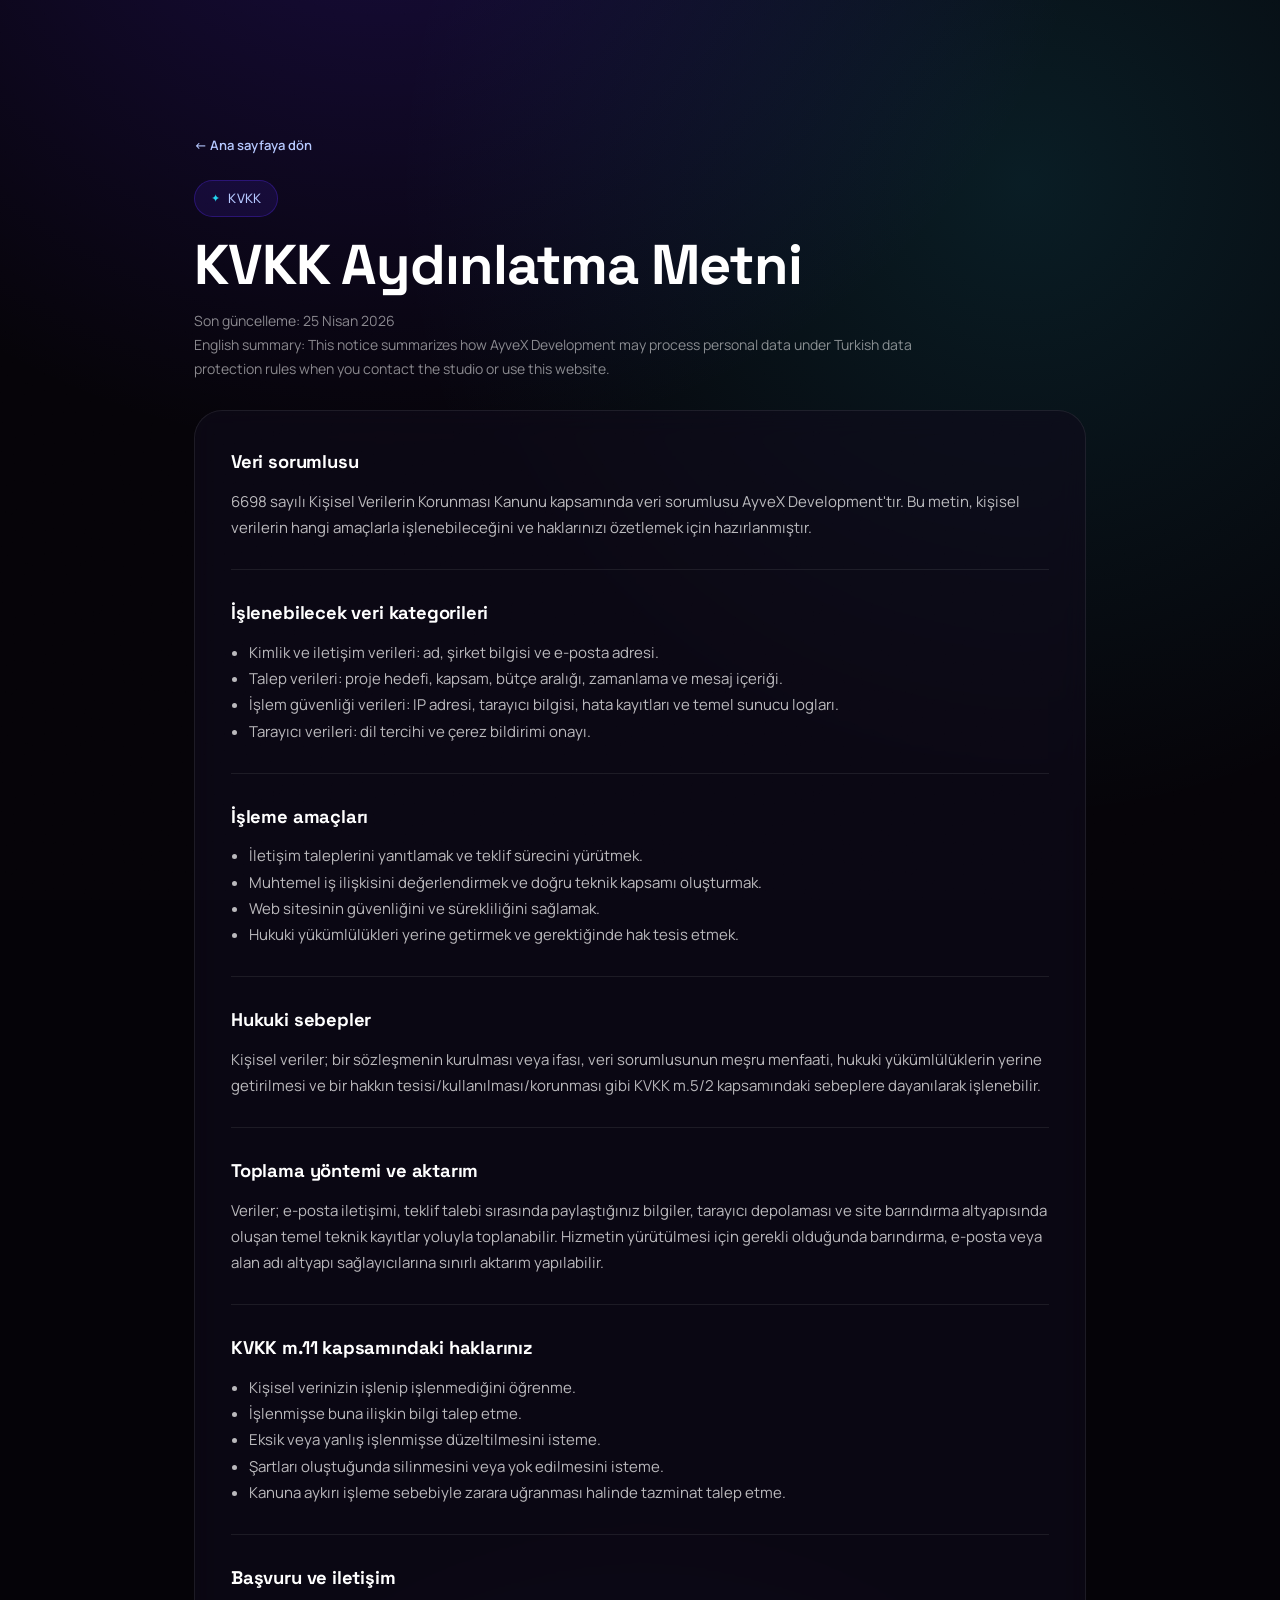
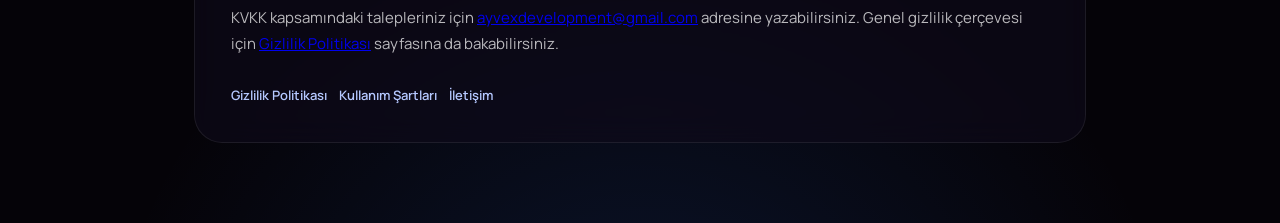
<file: kvkk.html>
<!DOCTYPE html>
<html lang="tr">
<head>
  <meta charset="UTF-8">
  <meta name="viewport" content="width=device-width, initial-scale=1.0, viewport-fit=cover">
  <meta http-equiv="X-UA-Compatible" content="IE=edge">
  <title>KVKK Ayd&#305;nlatma Metni | AyveX Development</title>
  <meta name="description" content="AyveX Development KVKK ayd&#305;nlatma metni ve temel veri i&#351;leme bilgileri.">
  <meta name="robots" content="index, follow">
  <link rel="canonical" href="https://ayvexdevelopment.com/kvkk">
  <link rel="preconnect" href="https://fonts.googleapis.com">
  <link rel="preconnect" href="https://fonts.gstatic.com" crossorigin>
  <link rel="stylesheet" href="https://fonts.googleapis.com/css2?family=Space+Grotesk:wght@400;500;700&family=Manrope:wght@400;500;600;700;800&display=swap">
  <link rel="stylesheet" href="./styles.css">
</head>
<body>
  <main class="legal-page-shell">
    <a class="legal-back" href="/">&larr; Ana sayfaya d&#246;n</a>
    <header class="legal-header">
      <p class="eyebrow">KVKK</p>
      <h1>KVKK Ayd&#305;nlatma Metni</h1>
      <p class="legal-meta">Son g&#252;ncelleme: 25 Nisan 2026</p>
      <p class="legal-summary">English summary: This notice summarizes how AyveX Development may process personal data under Turkish data protection rules when you contact the studio or use this website.</p>
    </header>

    <section class="legal-card">
      <section class="legal-section">
        <h2>Veri sorumlusu</h2>
        <p>6698 say&#305;l&#305; Ki&#351;isel Verilerin Korunmas&#305; Kanunu kapsam&#305;nda veri sorumlusu AyveX Development't&#305;r. Bu metin, ki&#351;isel verilerin hangi ama&#231;larla i&#351;lenebilece&#287;ini ve haklar&#305;n&#305;z&#305; &#246;zetlemek i&#231;in haz&#305;rlanm&#305;&#351;t&#305;r.</p>
      </section>

      <section class="legal-section">
        <h2>&#304;&#351;lenebilecek veri kategorileri</h2>
        <ul>
          <li>Kimlik ve ileti&#351;im verileri: ad, &#351;irket bilgisi ve e-posta adresi.</li>
          <li>Talep verileri: proje hedefi, kapsam, b&#252;t&#231;e aral&#305;&#287;&#305;, zamanlama ve mesaj i&#231;eri&#287;i.</li>
          <li>&#304;&#351;lem g&#252;venli&#287;i verileri: IP adresi, taray&#305;c&#305; bilgisi, hata kay&#305;tlar&#305; ve temel sunucu loglar&#305;.</li>
          <li>Taray&#305;c&#305; verileri: dil tercihi ve &#231;erez bildirimi onay&#305;.</li>
        </ul>
      </section>

      <section class="legal-section">
        <h2>&#304;&#351;leme ama&#231;lar&#305;</h2>
        <ul>
          <li>&#304;leti&#351;im taleplerini yan&#305;tlamak ve teklif s&#252;recini y&#252;r&#252;tmek.</li>
          <li>Muhtemel i&#351; ili&#351;kisini de&#287;erlendirmek ve do&#287;ru teknik kapsam&#305; olu&#351;turmak.</li>
          <li>Web sitesinin g&#252;venli&#287;ini ve s&#252;reklili&#287;ini sa&#287;lamak.</li>
          <li>Hukuki y&#252;k&#252;ml&#252;l&#252;kleri yerine getirmek ve gerekti&#287;inde hak tesis etmek.</li>
        </ul>
      </section>

      <section class="legal-section">
        <h2>Hukuki sebepler</h2>
        <p>Ki&#351;isel veriler; bir s&#246;zle&#351;menin kurulmas&#305; veya ifas&#305;, veri sorumlusunun me&#351;ru menfaati, hukuki y&#252;k&#252;ml&#252;l&#252;klerin yerine getirilmesi ve bir hakk&#305;n tesisi/kullan&#305;lmas&#305;/korunmas&#305; gibi KVKK m.5/2 kapsam&#305;ndaki sebeplere dayan&#305;larak i&#351;lenebilir.</p>
      </section>

      <section class="legal-section">
        <h2>Toplama y&#246;ntemi ve aktar&#305;m</h2>
        <p>Veriler; e-posta ileti&#351;imi, teklif talebi s&#305;ras&#305;nda payla&#351;t&#305;&#287;&#305;n&#305;z bilgiler, taray&#305;c&#305; depolamas&#305; ve site bar&#305;nd&#305;rma altyap&#305;s&#305;nda olu&#351;an temel teknik kay&#305;tlar yoluyla toplanabilir. Hizmetin y&#252;r&#252;t&#252;lmesi i&#231;in gerekli oldu&#287;unda bar&#305;nd&#305;rma, e-posta veya alan ad&#305; altyap&#305; sa&#287;lay&#305;c&#305;lar&#305;na s&#305;n&#305;rl&#305; aktar&#305;m yap&#305;labilir.</p>
      </section>

      <section class="legal-section">
        <h2>KVKK m.11 kapsam&#305;ndaki haklar&#305;n&#305;z</h2>
        <ul>
          <li>Ki&#351;isel verinizin i&#351;lenip i&#351;lenmedi&#287;ini &#246;&#287;renme.</li>
          <li>&#304;&#351;lenmi&#351;se buna ili&#351;kin bilgi talep etme.</li>
          <li>Eksik veya yanl&#305;&#351; i&#351;lenmi&#351;se d&#252;zeltilmesini isteme.</li>
          <li>&#350;artlar&#305; olu&#351;tu&#287;unda silinmesini veya yok edilmesini isteme.</li>
          <li>Kanuna ayk&#305;r&#305; i&#351;leme sebebiyle zarara u&#287;ranmas&#305; halinde tazminat talep etme.</li>
        </ul>
      </section>

      <section class="legal-section">
        <h2>Ba&#351;vuru ve ileti&#351;im</h2>
        <p>KVKK kapsam&#305;ndaki talepleriniz i&#231;in <a href="mailto:ayvexdevelopment@gmail.com">ayvexdevelopment@gmail.com</a> adresine yazabilirsiniz. Genel gizlilik &#231;er&#231;evesi i&#231;in <a href="/privacy">Gizlilik Politikas&#305;</a> sayfas&#305;na da bakabilirsiniz.</p>
      </section>

      <div class="legal-footer-links">
        <a href="/privacy">Gizlilik Politikas&#305;</a>
        <a href="/terms">Kullan&#305;m &#350;artlar&#305;</a>
        <a href="/#contact">&#304;leti&#351;im</a>
      </div>
    </section>
  </main>
</body>
</html>
</file>
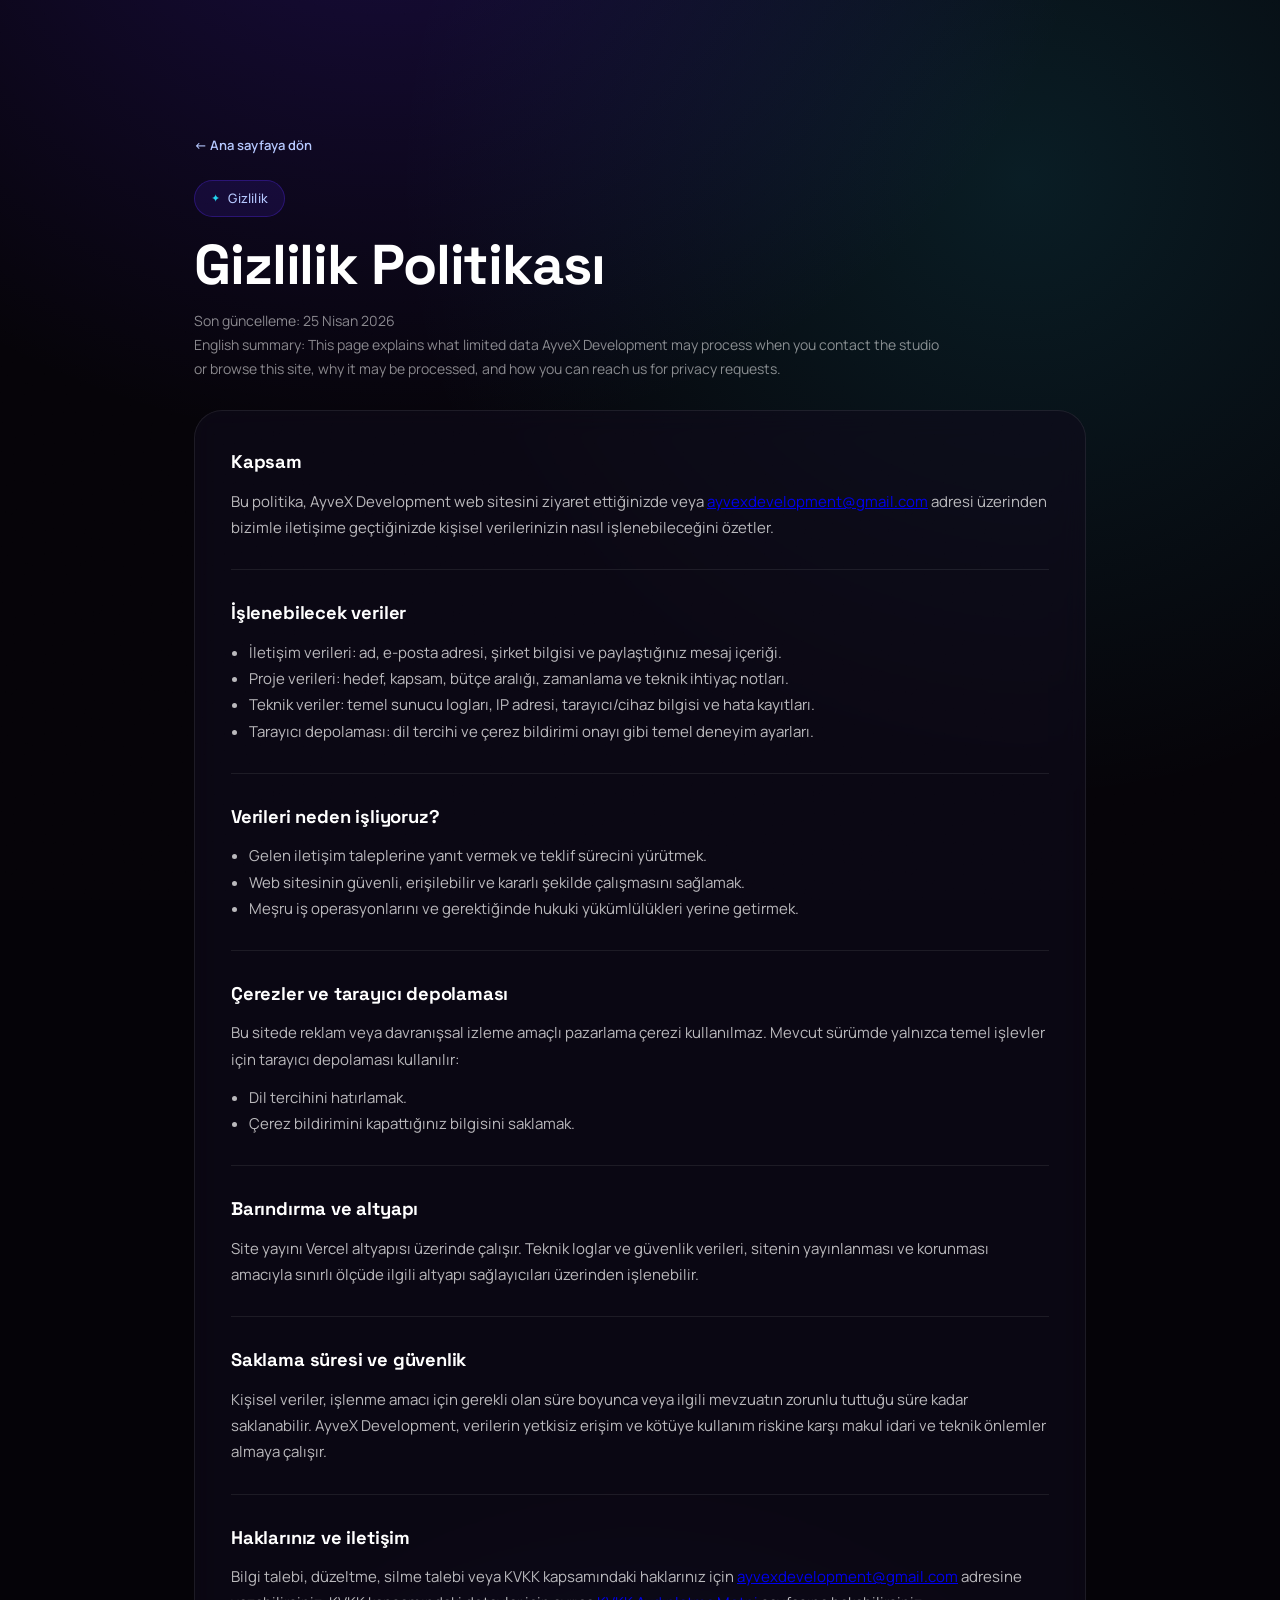
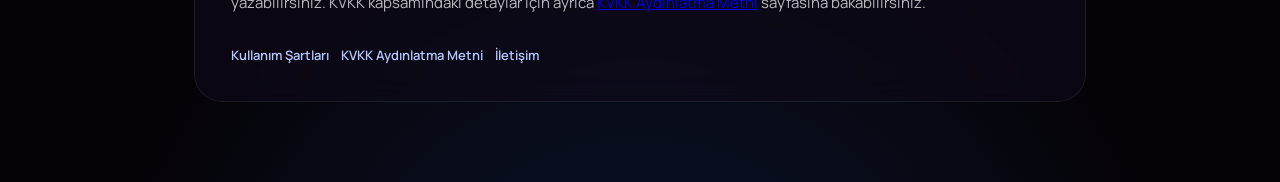
<file: privacy.html>
<!DOCTYPE html>
<html lang="tr">
<head>
  <meta charset="UTF-8">
  <meta name="viewport" content="width=device-width, initial-scale=1.0, viewport-fit=cover">
  <meta http-equiv="X-UA-Compatible" content="IE=edge">
  <title>Gizlilik Politikas&#305; | AyveX Development</title>
  <meta name="description" content="AyveX Development gizlilik politikas&#305;: i&#351;lenen veriler, &#231;erez kullan&#305;m&#305;, saklama s&#252;resi ve ileti&#351;im bilgileri.">
  <meta name="robots" content="index, follow">
  <link rel="canonical" href="https://ayvexdevelopment.com/privacy">
  <link rel="preconnect" href="https://fonts.googleapis.com">
  <link rel="preconnect" href="https://fonts.gstatic.com" crossorigin>
  <link rel="stylesheet" href="https://fonts.googleapis.com/css2?family=Space+Grotesk:wght@400;500;700&family=Manrope:wght@400;500;600;700;800&display=swap">
  <link rel="stylesheet" href="./styles.css">
</head>
<body>
  <main class="legal-page-shell">
    <a class="legal-back" href="/">&larr; Ana sayfaya d&#246;n</a>
    <header class="legal-header">
      <p class="eyebrow">Gizlilik</p>
      <h1>Gizlilik Politikas&#305;</h1>
      <p class="legal-meta">Son g&#252;ncelleme: 25 Nisan 2026</p>
      <p class="legal-summary">English summary: This page explains what limited data AyveX Development may process when you contact the studio or browse this site, why it may be processed, and how you can reach us for privacy requests.</p>
    </header>

    <section class="legal-card">
      <section class="legal-section">
        <h2>Kapsam</h2>
        <p>Bu politika, AyveX Development web sitesini ziyaret etti&#287;inizde veya <a href="mailto:ayvexdevelopment@gmail.com">ayvexdevelopment@gmail.com</a> adresi &#252;zerinden bizimle ileti&#351;ime ge&#231;ti&#287;inizde ki&#351;isel verilerinizin nas&#305;l i&#351;lenebilece&#287;ini &#246;zetler.</p>
      </section>

      <section class="legal-section">
        <h2>&#304;&#351;lenebilecek veriler</h2>
        <ul>
          <li>&#304;leti&#351;im verileri: ad, e-posta adresi, &#351;irket bilgisi ve payla&#351;t&#305;&#287;&#305;n&#305;z mesaj i&#231;eri&#287;i.</li>
          <li>Proje verileri: hedef, kapsam, b&#252;t&#231;e aral&#305;&#287;&#305;, zamanlama ve teknik ihtiya&#231; notlar&#305;.</li>
          <li>Teknik veriler: temel sunucu loglar&#305;, IP adresi, taray&#305;c&#305;/cihaz bilgisi ve hata kay&#305;tlar&#305;.</li>
          <li>Taray&#305;c&#305; depolamas&#305;: dil tercihi ve &#231;erez bildirimi onay&#305; gibi temel deneyim ayarlar&#305;.</li>
        </ul>
      </section>

      <section class="legal-section">
        <h2>Verileri neden i&#351;liyoruz?</h2>
        <ul>
          <li>Gelen ileti&#351;im taleplerine yan&#305;t vermek ve teklif s&#252;recini y&#252;r&#252;tmek.</li>
          <li>Web sitesinin g&#252;venli, eri&#351;ilebilir ve kararl&#305; &#351;ekilde &#231;al&#305;&#351;mas&#305;n&#305; sa&#287;lamak.</li>
          <li>Me&#351;ru i&#351; operasyonlar&#305;n&#305; ve gerekti&#287;inde hukuki y&#252;k&#252;ml&#252;l&#252;kleri yerine getirmek.</li>
        </ul>
      </section>

      <section class="legal-section" id="cookies">
        <h2>&#199;erezler ve taray&#305;c&#305; depolamas&#305;</h2>
        <p>Bu sitede reklam veya davran&#305;&#351;sal izleme ama&#231;l&#305; pazarlama &#231;erezi kullan&#305;lmaz. Mevcut s&#252;r&#252;mde yaln&#305;zca temel i&#351;levler i&#231;in taray&#305;c&#305; depolamas&#305; kullan&#305;l&#305;r:</p>
        <ul>
          <li>Dil tercihini hat&#305;rlamak.</li>
          <li>&#199;erez bildirimini kapatt&#305;&#287;&#305;n&#305;z bilgisini saklamak.</li>
        </ul>
      </section>

      <section class="legal-section">
        <h2>Bar&#305;nd&#305;rma ve altyap&#305;</h2>
        <p>Site yay&#305;n&#305; Vercel altyap&#305;s&#305; &#252;zerinde &#231;al&#305;&#351;&#305;r. Teknik loglar ve g&#252;venlik verileri, sitenin yay&#305;nlanmas&#305; ve korunmas&#305; amac&#305;yla s&#305;n&#305;rl&#305; &#246;l&#231;&#252;de ilgili altyap&#305; sa&#287;lay&#305;c&#305;lar&#305; &#252;zerinden i&#351;lenebilir.</p>
      </section>

      <section class="legal-section">
        <h2>Saklama s&#252;resi ve g&#252;venlik</h2>
        <p>Ki&#351;isel veriler, i&#351;lenme amac&#305; i&#231;in gerekli olan s&#252;re boyunca veya ilgili mevzuat&#305;n zorunlu tuttu&#287;u s&#252;re kadar saklanabilir. AyveX Development, verilerin yetkisiz eri&#351;im ve k&#246;t&#252;ye kullan&#305;m riskine kar&#351;&#305; makul idari ve teknik &#246;nlemler almaya &#231;al&#305;&#351;&#305;r.</p>
      </section>

      <section class="legal-section">
        <h2>Haklar&#305;n&#305;z ve ileti&#351;im</h2>
        <p>Bilgi talebi, d&#252;zeltme, silme talebi veya KVKK kapsam&#305;ndaki haklar&#305;n&#305;z i&#231;in <a href="mailto:ayvexdevelopment@gmail.com">ayvexdevelopment@gmail.com</a> adresine yazabilirsiniz. KVKK kapsam&#305;ndaki detaylar i&#231;in ayr&#305;ca <a href="/kvkk">KVKK Ayd&#305;nlatma Metni</a> sayfas&#305;na bakabilirsiniz.</p>
      </section>

      <div class="legal-footer-links">
        <a href="/terms">Kullan&#305;m &#350;artlar&#305;</a>
        <a href="/kvkk">KVKK Ayd&#305;nlatma Metni</a>
        <a href="/#contact">&#304;leti&#351;im</a>
      </div>
    </section>
  </main>
</body>
</html>
</file>
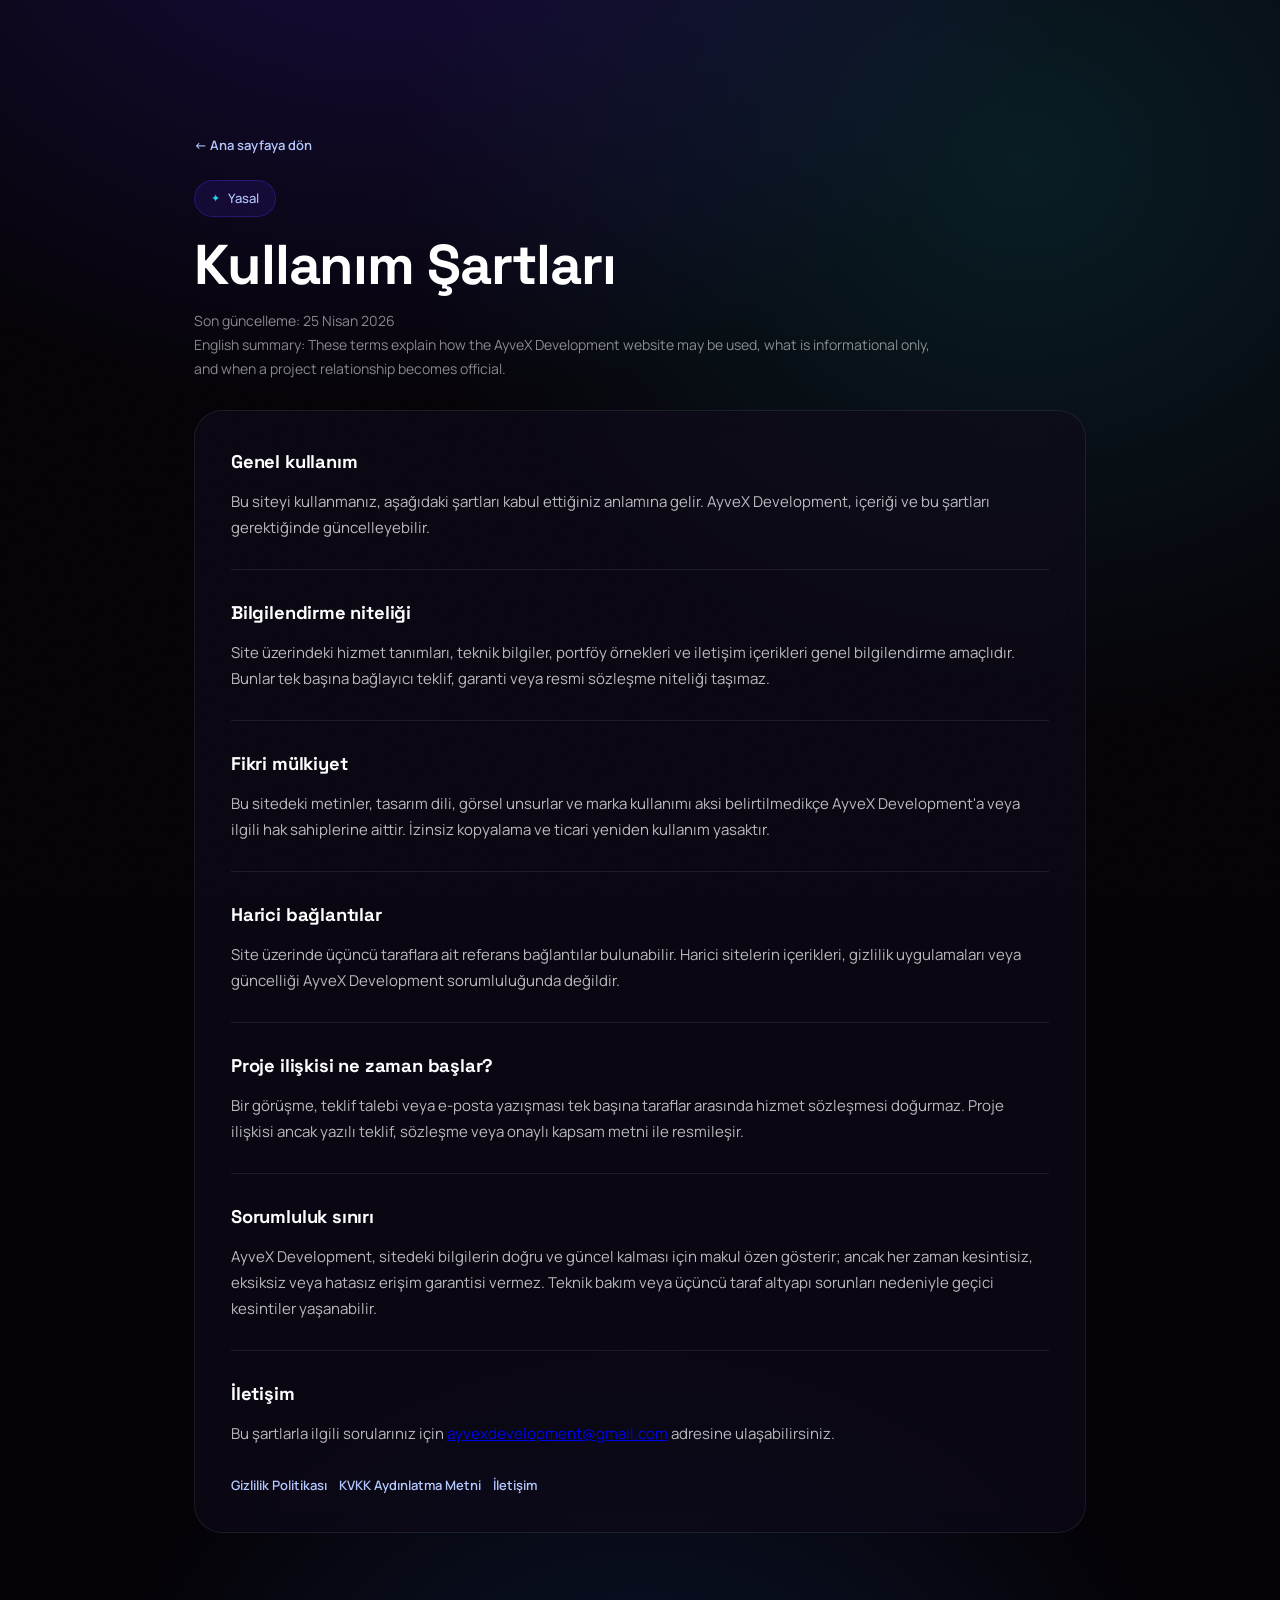
<file: terms.html>
<!DOCTYPE html>
<html lang="tr">
<head>
  <meta charset="UTF-8">
  <meta name="viewport" content="width=device-width, initial-scale=1.0, viewport-fit=cover">
  <meta http-equiv="X-UA-Compatible" content="IE=edge">
  <title>Kullan&#305;m &#350;artlar&#305; | AyveX Development</title>
  <meta name="description" content="AyveX Development web sitesi kullan&#305;m &#351;artlar&#305; ve i&#231;erik kurallar&#305;.">
  <meta name="robots" content="index, follow">
  <link rel="canonical" href="https://ayvexdevelopment.com/terms">
  <link rel="preconnect" href="https://fonts.googleapis.com">
  <link rel="preconnect" href="https://fonts.gstatic.com" crossorigin>
  <link rel="stylesheet" href="https://fonts.googleapis.com/css2?family=Space+Grotesk:wght@400;500;700&family=Manrope:wght@400;500;600;700;800&display=swap">
  <link rel="stylesheet" href="./styles.css">
</head>
<body>
  <main class="legal-page-shell">
    <a class="legal-back" href="/">&larr; Ana sayfaya d&#246;n</a>
    <header class="legal-header">
      <p class="eyebrow">Yasal</p>
      <h1>Kullan&#305;m &#350;artlar&#305;</h1>
      <p class="legal-meta">Son g&#252;ncelleme: 25 Nisan 2026</p>
      <p class="legal-summary">English summary: These terms explain how the AyveX Development website may be used, what is informational only, and when a project relationship becomes official.</p>
    </header>

    <section class="legal-card">
      <section class="legal-section">
        <h2>Genel kullan&#305;m</h2>
        <p>Bu siteyi kullanman&#305;z, a&#351;a&#287;&#305;daki &#351;artlar&#305; kabul etti&#287;iniz anlam&#305;na gelir. AyveX Development, i&#231;eri&#287;i ve bu &#351;artlar&#305; gerekti&#287;inde g&#252;ncelleyebilir.</p>
      </section>

      <section class="legal-section">
        <h2>Bilgilendirme niteli&#287;i</h2>
        <p>Site &#252;zerindeki hizmet tan&#305;mlar&#305;, teknik bilgiler, portf&#246;y &#246;rnekleri ve ileti&#351;im i&#231;erikleri genel bilgilendirme ama&#231;l&#305;d&#305;r. Bunlar tek ba&#351;&#305;na ba&#287;lay&#305;c&#305; teklif, garanti veya resmi s&#246;zle&#351;me niteli&#287;i ta&#351;&#305;maz.</p>
      </section>

      <section class="legal-section">
        <h2>Fikri m&#252;lkiyet</h2>
        <p>Bu sitedeki metinler, tasar&#305;m dili, g&#246;rsel unsurlar ve marka kullan&#305;m&#305; aksi belirtilmedik&#231;e AyveX Development'a veya ilgili hak sahiplerine aittir. &#304;zinsiz kopyalama ve ticari yeniden kullan&#305;m yasakt&#305;r.</p>
      </section>

      <section class="legal-section">
        <h2>Harici ba&#287;lant&#305;lar</h2>
        <p>Site &#252;zerinde &#252;&#231;&#252;nc&#252; taraflara ait referans ba&#287;lant&#305;lar bulunabilir. Harici sitelerin i&#231;erikleri, gizlilik uygulamalar&#305; veya g&#252;ncelli&#287;i AyveX Development sorumlulu&#287;unda de&#287;ildir.</p>
      </section>

      <section class="legal-section">
        <h2>Proje ili&#351;kisi ne zaman ba&#351;lar?</h2>
        <p>Bir g&#246;r&#252;&#351;me, teklif talebi veya e-posta yaz&#305;&#351;mas&#305; tek ba&#351;&#305;na taraflar aras&#305;nda hizmet s&#246;zle&#351;mesi do&#287;urmaz. Proje ili&#351;kisi ancak yaz&#305;l&#305; teklif, s&#246;zle&#351;me veya onayl&#305; kapsam metni ile resmile&#351;ir.</p>
      </section>

      <section class="legal-section">
        <h2>Sorumluluk s&#305;n&#305;r&#305;</h2>
        <p>AyveX Development, sitedeki bilgilerin do&#287;ru ve g&#252;ncel kalmas&#305; i&#231;in makul &#246;zen g&#246;sterir; ancak her zaman kesintisiz, eksiksiz veya hatas&#305;z eri&#351;im garantisi vermez. Teknik bak&#305;m veya &#252;&#231;&#252;nc&#252; taraf altyap&#305; sorunlar&#305; nedeniyle ge&#231;ici kesintiler ya&#351;anabilir.</p>
      </section>

      <section class="legal-section">
        <h2>&#304;leti&#351;im</h2>
        <p>Bu &#351;artlarla ilgili sorular&#305;n&#305;z i&#231;in <a href="mailto:ayvexdevelopment@gmail.com">ayvexdevelopment@gmail.com</a> adresine ula&#351;abilirsiniz.</p>
      </section>

      <div class="legal-footer-links">
        <a href="/privacy">Gizlilik Politikas&#305;</a>
        <a href="/kvkk">KVKK Ayd&#305;nlatma Metni</a>
        <a href="/#contact">&#304;leti&#351;im</a>
      </div>
    </section>
  </main>
</body>
</html>
</file>
<file: styles.css>
/* ═══════════════════════════════════════════════════════════════════
   AyveX Development — Redesign v3
   Ryne-level polish, performant, dark/violet theme
   ═══════════════════════════════════════════════════════════════════ */

:root {
  --bg: #050308;
  --bg-2: #0a0613;
  --surface: rgba(255, 255, 255, 0.03);
  --surface-2: rgba(255, 255, 255, 0.05);
  --border: rgba(255, 255, 255, 0.08);
  --border-strong: rgba(255, 255, 255, 0.14);
  --text: #ffffff;
  --text-soft: rgba(255, 255, 255, 0.72);
  --text-dim: rgba(255, 255, 255, 0.52);
  --text-faint: rgba(255, 255, 255, 0.38);

  /* Brand palette — derived from logo gradient (violet → blue → cyan) */
  --violet-50:  #ede9ff;
  --violet-200: #b5c8ff;
  --violet-300: #8aa8ff;
  --violet-400: #5c8bff;
  --violet-500: #3c6aff;
  --violet-600: #2040e0;

  --brand-violet: #5b2bff;
  --brand-blue:   #2d7bff;
  --brand-cyan:   #22d3ee;

  --grad-text:  linear-gradient(135deg, #a88aff 0%, #3c6aff 45%, #22d3ee 100%);
  --grad-brand: linear-gradient(135deg, #5b2bff 0%, #2d7bff 55%, #22d3ee 100%);
  --grad-btn:   linear-gradient(180deg, #ffffff 0%, #e8e6f0 100%);
  --grad-card:  linear-gradient(180deg, rgba(91, 43, 255, 0.09) 0%, rgba(34, 211, 238, 0) 60%);
  --grad-glow:  radial-gradient(ellipse at bottom, rgba(91, 43, 255, 0.4), rgba(34, 211, 238, 0.1) 50%, transparent 70%);

  --radius-sm: 12px;
  --radius: 18px;
  --radius-lg: 28px;
  --radius-pill: 999px;

  --max: 1200px;
  --max-wide: 1320px;

  --ease: cubic-bezier(0.22, 1, 0.36, 1);
  --ease-out: cubic-bezier(0.16, 1, 0.3, 1);

  --font-body: "Manrope", system-ui, -apple-system, "Segoe UI", Roboto, sans-serif;
  --font-display: "Space Grotesk", "Manrope", system-ui, sans-serif;
}

* { box-sizing: border-box; margin: 0; padding: 0; }

html {
  scroll-behavior: smooth;
  -webkit-text-size-adjust: 100%;
  scroll-padding-top: 120px;
}

body {
  font-family: var(--font-body);
  background: var(--bg);
  color: var(--text);
  font-size: 16px;
  line-height: 1.6;
  -webkit-font-smoothing: antialiased;
  -moz-osx-font-smoothing: grayscale;
  overflow-x: hidden;
  min-height: 100vh;
  position: relative;
  background-image:
    radial-gradient(ellipse 80% 50% at 30% -10%, rgba(91, 43, 255, 0.22), transparent 70%),
    radial-gradient(ellipse 70% 50% at 80% 10%, rgba(34, 211, 238, 0.12), transparent 70%),
    radial-gradient(ellipse 60% 40% at 50% 110%, rgba(45, 123, 255, 0.15), transparent 70%);
}

img {
  max-width: 100%;
  height: auto;
}

body::before {
  content: "";
  position: fixed;
  inset: 0;
  pointer-events: none;
  z-index: 0;
  background-image:
    radial-gradient(1px 1px at 12% 18%, rgba(150, 180, 255, 0.8), transparent 50%),
    radial-gradient(1px 1px at 28% 72%, rgba(255, 255, 255, 0.5), transparent 50%),
    radial-gradient(1px 1px at 45% 12%, rgba(130, 200, 255, 0.6), transparent 50%),
    radial-gradient(1.5px 1.5px at 68% 48%, rgba(255, 255, 255, 0.7), transparent 50%),
    radial-gradient(1px 1px at 82% 28%, rgba(180, 150, 255, 0.5), transparent 50%),
    radial-gradient(1px 1px at 92% 78%, rgba(255, 255, 255, 0.6), transparent 50%),
    radial-gradient(1px 1px at 15% 88%, rgba(120, 210, 255, 0.7), transparent 50%),
    radial-gradient(1.2px 1.2px at 55% 92%, rgba(255, 255, 255, 0.5), transparent 50%),
    radial-gradient(1px 1px at 38% 38%, rgba(160, 180, 255, 0.4), transparent 50%),
    radial-gradient(1px 1px at 72% 68%, rgba(255, 255, 255, 0.4), transparent 50%);
  background-size: 1200px 900px;
  opacity: 0.9;
}

.skip-link {
  position: absolute;
  top: -100px;
  left: 16px;
  background: var(--violet-500);
  color: #fff;
  padding: 10px 16px;
  border-radius: 10px;
  z-index: 200;
  font-weight: 600;
  transition: top 0.2s;
}
.skip-link:focus { top: 16px; }

.sr-only {
  position: absolute;
  width: 1px;
  height: 1px;
  padding: 0;
  margin: -1px;
  overflow: hidden;
  clip: rect(0, 0, 0, 0);
  white-space: nowrap;
  border: 0;
}

#scroll-progress {
  position: fixed;
  top: 0; left: 0;
  width: 100%;
  height: 2px;
  background: linear-gradient(90deg, var(--violet-400), var(--violet-200));
  transform: scaleX(0);
  transform-origin: 0 50%;
  z-index: 100;
  will-change: transform;
  pointer-events: none;
}

#aurora-canvas { display: none !important; }

/* ─── HEADER — floating pill nav ─── */

.site-shell {
  position: relative;
  z-index: 1;
}

.site-header {
  position: fixed;
  top: 16px;
  left: 50%;
  transform: translateX(-50%);
  z-index: 50;
  display: flex;
  align-items: center;
  gap: 14px;
  padding: 5px 6px 5px 14px;
  background: rgba(10, 8, 20, 0.55);
  border: 1px solid rgba(255, 255, 255, 0.06);
  border-radius: var(--radius-pill);
  backdrop-filter: blur(16px) saturate(135%);
  -webkit-backdrop-filter: blur(16px) saturate(135%);
  box-shadow:
    0 4px 20px rgba(0, 0, 0, 0.3),
    0 0 0 1px rgba(91, 43, 255, 0.05) inset;
  transition: top 0.3s var(--ease), background 0.3s, border-color 0.3s;
}

.site-header.scrolled {
  top: 10px;
  background: rgba(6, 4, 14, 0.78);
  border-color: rgba(255, 255, 255, 0.08);
}

.brand-standalone {
  display: flex;
  align-items: center;
  gap: 8px;
  text-decoration: none;
  padding-right: 4px;
  flex-shrink: 0;
}

.brand-mark-header {
  height: 26px;
  width: auto;
  display: block;
  filter: drop-shadow(0 2px 6px rgba(91, 43, 255, 0.34));
}

.header-center {
  display: none;
  position: absolute;
  left: 50%;
  transform: translateX(-50%);
  align-items: center;
  justify-content: center;
  min-width: 0;
  max-width: calc(100% - 120px);
  z-index: 1;
}

.lang-switch {
  position: relative;
  display: inline-grid;
  grid-template-columns: repeat(2, minmax(34px, 1fr));
  align-items: center;
  gap: 0;
  padding: 4px;
  border-radius: var(--radius-pill);
  border: 1px solid rgba(255, 255, 255, 0.08);
  background: rgba(255, 255, 255, 0.035);
  box-shadow: inset 0 1px 0 rgba(255, 255, 255, 0.03);
  backdrop-filter: blur(12px);
  overflow: hidden;
  isolation: isolate;
}

.lang-switch::before {
  content: "";
  position: absolute;
  top: 4px;
  bottom: 4px;
  left: 4px;
  width: calc(50% - 4px);
  border-radius: 999px;
  background: linear-gradient(135deg, rgba(91, 43, 255, 0.9), rgba(45, 123, 255, 0.8));
  box-shadow:
    0 8px 22px rgba(91, 43, 255, 0.24),
    inset 0 1px 0 rgba(255, 255, 255, 0.16);
  transform: translateX(0);
  transition: transform 0.34s var(--ease), box-shadow 0.34s ease, filter 0.34s ease;
  z-index: 0;
}

.lang-switch[data-active-lang="en"]::before {
  transform: translateX(100%);
}

.lang-switch::after {
  content: "|";
  position: absolute;
  left: 50%;
  top: 50%;
  transform: translate(-50%, -50%);
  color: rgba(255, 255, 255, 0.18);
  font-size: 11px;
  line-height: 1;
  pointer-events: none;
  z-index: 1;
}

.lang-switch-button {
  appearance: none;
  border: none;
  background: transparent;
  color: var(--text-dim);
  font: inherit;
  font-size: 12px;
  font-weight: 700;
  letter-spacing: 0.08em;
  min-width: 34px;
  padding: 5px 8px;
  border-radius: 999px;
  cursor: pointer;
  position: relative;
  z-index: 2;
  transition: color 0.24s ease, transform 0.24s ease, text-shadow 0.24s ease;
}

.lang-switch-button:hover {
  color: var(--text);
  transform: translateY(-1px);
}

.lang-switch-button:focus-visible {
  outline: none;
  color: #fff;
  box-shadow: 0 0 0 2px rgba(91, 43, 255, 0.42);
}

.lang-switch-button.is-active {
  color: #fff;
  text-shadow: 0 0 14px rgba(255, 255, 255, 0.18);
}

.brand-text {
  font-family: var(--font-display);
  font-size: 15px;
  font-weight: 700;
  color: var(--text);
  letter-spacing: -0.01em;
}

.nav-panel {
  display: flex;
  align-items: center;
  gap: 14px;
  flex-shrink: 0;
}

.nav {
  display: flex;
  align-items: center;
  gap: 2px;
  padding: 0 6px;
}

.nav a {
  color: var(--text-soft);
  text-decoration: none;
  font-size: 13px;
  font-weight: 500;
  padding: 7px 12px;
  border-radius: var(--radius-pill);
  transition: color 0.2s, background 0.2s;
  position: relative;
}
.nav a.is-active {
  color: var(--text);
  background: rgba(91, 43, 255, 0.15);
}

.nav a:hover { color: var(--text); background: var(--surface-2); }

.header-actions {
  display: flex;
  align-items: center;
  gap: 8px;
  padding-left: 14px;
  border-left: 1px solid rgba(255, 255, 255, 0.08);
}

.header-actions .lang-switch {
  flex-shrink: 0;
}

.button-ghost {
  display: inline-flex;
  align-items: center;
  gap: 6px;
  background: var(--grad-brand);
  color: #fff;
  padding: 8px 16px;
  border-radius: var(--radius-pill);
  font-size: 13px;
  font-weight: 600;
  text-decoration: none;
  transition: transform 0.2s var(--ease), box-shadow 0.2s, filter 0.2s;
  box-shadow: 0 6px 20px rgba(91, 43, 255, 0.35);
}
.button-ghost::after { content: "→"; font-weight: 500; }
.button-ghost:hover {
  transform: translateY(-1px);
  filter: brightness(1.1);
  box-shadow: 0 10px 30px rgba(91, 43, 255, 0.5);
}

.menu-toggle {
  display: none;
  background: rgba(255, 255, 255, 0.03);
  border: 1px solid rgba(255, 255, 255, 0.08);
  padding: 10px;
  cursor: pointer;
  width: 42px;
  height: 42px;
  flex-direction: column;
  justify-content: center;
  gap: 5px;
  margin-left: auto;
  flex-shrink: 0;
  border-radius: 14px;
  backdrop-filter: blur(14px);
  transition: border-color 0.2s ease, background 0.2s ease, transform 0.2s ease;
}
.menu-toggle span {
  display: block;
  width: 20px;
  height: 2px;
  background: var(--text);
  border-radius: 2px;
  transition: transform 0.3s var(--ease), opacity 0.2s;
}
.menu-toggle:hover {
  background: rgba(255, 255, 255, 0.06);
  border-color: rgba(91, 43, 255, 0.35);
  transform: translateY(-1px);
}
.menu-toggle[aria-expanded="true"] span:nth-child(1) { transform: translateY(7px) rotate(45deg); }
.menu-toggle[aria-expanded="true"] span:nth-child(2) { opacity: 0; }
.menu-toggle[aria-expanded="true"] span:nth-child(3) { transform: translateY(-7px) rotate(-45deg); }

/* ─── HERO ─── */

main { position: relative; z-index: 1; }

.hero {
  min-height: 100vh;
  display: flex;
  flex-direction: column;
  align-items: center;
  justify-content: center;
  text-align: center;
  padding: 140px 24px 80px;
  position: relative;
  max-width: var(--max-wide);
  margin: 0 auto;
}

.hero-copy {
  width: 100%;
  max-width: 900px;
  position: relative;
  z-index: 2;
  min-width: 0;
}

.eyebrow {
  display: inline-flex;
  align-items: center;
  gap: 8px;
  padding: 7px 16px;
  background: rgba(91, 43, 255, 0.12);
  border: 1px solid rgba(91, 43, 255, 0.3);
  border-radius: var(--radius-pill);
  font-size: 13px;
  font-weight: 500;
  color: #b5c8ff;
  margin-bottom: 36px;
  letter-spacing: 0.2px;
}

.eyebrow::before {
  content: "✦";
  color: var(--brand-cyan);
  font-size: 11px;
}

.live-dot {
  position: relative;
  width: 8px;
  height: 8px;
  border-radius: 50%;
  background: var(--brand-cyan);
  box-shadow: 0 0 10px var(--brand-cyan);
}
.live-dot::after {
  content: "";
  position: absolute;
  inset: -3px;
  border-radius: 50%;
  background: var(--brand-cyan);
  opacity: 0.4;
  animation: dot-pulse 2s ease-out infinite;
}

@keyframes dot-pulse {
  0%   { transform: scale(1);   opacity: 0.5; }
  100% { transform: scale(2.4); opacity: 0; }
}

.hero-logo {
  display: block;
  width: fit-content;
  margin: 0 auto 44px;
  line-height: 0;
}

.hero-logo img {
  height: 140px;
  width: auto;
  display: block;
  filter:
    drop-shadow(0 8px 18px rgba(0, 0, 0, 0.38))
    drop-shadow(0 12px 32px rgba(91, 43, 255, 0.26))
    drop-shadow(0 0 34px rgba(34, 211, 238, 0.12))
    saturate(1.1)
    contrast(1.05);
}

.hero h1 {
  font-family: var(--font-display);
  font-size: clamp(2rem, 5.4vw, 4.6rem);
  line-height: 1.05;
  font-weight: 700;
  letter-spacing: -0.02em;
  margin-bottom: 28px;
  color: var(--text);
}

.hero h1 > span { display: block; white-space: nowrap; }

.gradient-word,
.gradient-heading {
  background: var(--grad-text);
  -webkit-background-clip: text;
  background-clip: text;
  -webkit-text-fill-color: transparent;
  color: transparent;
}

.rotator-line {
  display: flex;
  width: fit-content;
  max-width: 100%;
  align-items: baseline;
  justify-content: center;
  gap: 0.16em;
  margin-left: auto;
  margin-right: auto;
  margin-top: 0.1em;
  white-space: nowrap;
}
.rotator-line > span:first-child {
  display: inline;
  flex: 0 0 auto;
}

.word-rotator {
  position: relative;
  display: inline-block;
  width: max(8ch, var(--rotator-width, 0px));
  max-width: 100%;
  text-align: left;
  vertical-align: baseline;
  flex: 0 0 auto;
}

.word-rotator .word {
  position: absolute;
  left: 0; top: 0;
  opacity: 0;
  transform: translateY(16px);
  transition: opacity 0.6s var(--ease), transform 0.6s var(--ease);
  background: var(--grad-text);
  -webkit-background-clip: text;
  background-clip: text;
  -webkit-text-fill-color: transparent;
  white-space: nowrap;
  display: inline;
}

.word-rotator .word.is-active {
  position: relative;
  opacity: 1;
  transform: translateY(0);
}

.hero-text {
  font-size: clamp(1rem, 1.5vw, 1.15rem);
  color: var(--text-soft);
  max-width: 640px;
  margin: 0 auto 40px;
  line-height: 1.6;
}

.hero-actions {
  display: flex;
  gap: 14px;
  justify-content: center;
  flex-wrap: wrap;
  margin-bottom: 56px;
}

.button {
  display: inline-flex;
  align-items: center;
  gap: 8px;
  background: #ffffff;
  color: #0a0613;
  padding: 14px 28px;
  border-radius: var(--radius-pill);
  font-size: 15px;
  font-weight: 600;
  text-decoration: none;
  border: 1px solid rgba(255, 255, 255, 0.1);
  transition: transform 0.25s var(--ease), box-shadow 0.25s;
  cursor: pointer;
}
.button::after { content: "→"; font-weight: 500; transition: transform 0.25s var(--ease); }
.button:hover {
  transform: translateY(-2px);
  box-shadow: 0 20px 50px rgba(255, 255, 255, 0.25);
}
.button:hover::after { transform: translateX(3px); }

.button-primary {
  background: var(--grad-brand);
  color: #fff;
  border: 1px solid transparent;
  box-shadow: 0 10px 24px rgba(91, 43, 255, 0.28);
}
.button-primary:hover {
  filter: brightness(1.07);
  box-shadow: 0 16px 34px rgba(91, 43, 255, 0.32);
}

.button-secondary {
  background: transparent;
  color: var(--text);
  border: 1px solid var(--border-strong);
  background: rgba(255, 255, 255, 0.02);
}
.button-secondary::after { content: ""; }
.button-secondary:hover {
  background: var(--surface-2);
  border-color: rgba(91, 43, 255, 0.4);
  box-shadow: 0 20px 50px rgba(91, 43, 255, 0.2);
}

.hero-metrics {
  display: inline-flex;
  align-items: center;
  gap: 40px;
  padding: 20px 40px;
  background: rgba(15, 10, 26, 0.5);
  border: 1px solid var(--border);
  border-radius: var(--radius-lg);
  backdrop-filter: blur(6px);
  list-style: none;
  margin: 0 auto;
}

.hero-metrics li {
  text-align: center;
  display: flex;
  flex-direction: column;
  gap: 4px;
  min-width: 0;
}

.hero-metrics strong {
  font-family: var(--font-display);
  font-size: clamp(1.4rem, 2.2vw, 1.9rem);
  font-weight: 700;
  background: var(--grad-text);
  -webkit-background-clip: text;
  background-clip: text;
  -webkit-text-fill-color: transparent;
  letter-spacing: -0.02em;
}

.hero-metrics span {
  font-size: 12px;
  color: var(--text-dim);
  letter-spacing: 0.3px;
}

.hero-visual { display: none; }

/* ─── SECTIONS ─── */

.section {
  max-width: var(--max-wide);
  margin: 0 auto;
  padding: 100px 24px;
  position: relative;
}

section[id] {
  scroll-margin-top: 118px;
}

.section-head {
  text-align: center;
  max-width: 780px;
  margin: 0 auto 64px;
}

.section-head .eyebrow { margin-bottom: 20px; }

.section-head h2 {
  font-family: var(--font-display);
  font-size: clamp(2rem, 4.5vw, 3.5rem);
  line-height: 1.1;
  font-weight: 700;
  letter-spacing: -0.02em;
  margin-bottom: 20px;
}

.section-head p {
  color: var(--text-soft);
  font-size: clamp(1rem, 1.4vw, 1.1rem);
  line-height: 1.65;
}

/* ─── TRUST / STACK MARQUEE ─── */

.trust {
  max-width: var(--max-wide);
  margin: 0 auto;
  padding: 40px 24px 60px;
  text-align: center;
}

.trust-head { margin-bottom: 32px; }

.trust-head p {
  color: var(--text-dim);
  font-size: 14px;
  letter-spacing: 0.4px;
  margin-bottom: 10px;
}

.trust-live {
  display: inline-flex;
  align-items: center;
  gap: 8px;
  font-size: 13px;
  color: var(--violet-200);
  font-weight: 500;
}

.trust-live-dot {
  position: relative;
  width: 7px;
  height: 7px;
  background: var(--violet-300);
  border-radius: 50%;
  box-shadow: 0 0 8px var(--violet-400);
}
.trust-live-dot::after {
  content: "";
  position: absolute;
  inset: -3px;
  border-radius: 50%;
  background: var(--violet-300);
  opacity: 0.4;
  animation: dot-pulse 2s ease-out infinite;
}

.stack-marquee {
  overflow: hidden;
  mask-image: linear-gradient(90deg, transparent, #000 15%, #000 85%, transparent);
  -webkit-mask-image: linear-gradient(90deg, transparent, #000 15%, #000 85%, transparent);
  padding: 12px 0;
}

.stack-track {
  display: flex;
  width: max-content;
  animation: marquee 40s linear infinite;
  gap: 48px;
  padding-right: 48px;
}

.stack-marquee-alt .stack-track { animation-direction: reverse; animation-duration: 50s; }

.stack-group { display: flex; gap: 48px; }

.stack-group span {
  color: var(--text-dim);
  font-size: 18px;
  font-weight: 500;
  letter-spacing: -0.01em;
  white-space: nowrap;
  font-family: var(--font-display);
  transition: color 0.3s;
}
.stack-group span:hover { color: var(--violet-200); }

@keyframes marquee {
  from { transform: translateX(0); }
  to   { transform: translateX(-50%); }
}

/* ─── WORK GRID ─── */

.work-grid {
  display: grid;
  grid-template-columns: repeat(auto-fit, minmax(min(100%, 340px), 1fr));
  gap: 24px;
}

.work-card {
  position: relative;
  background: var(--surface);
  border: 1px solid var(--border);
  border-radius: var(--radius-lg);
  overflow: hidden;
  transition: transform 0.3s var(--ease), border-color 0.3s, background 0.3s;
}

.work-card::before {
  content: "";
  position: absolute;
  inset: 0;
  background: var(--grad-card);
  opacity: 0;
  transition: opacity 0.4s;
  pointer-events: none;
  border-radius: inherit;
}

.work-card:hover {
  transform: translateY(-4px);
  border-color: rgba(91, 43, 255, 0.4);
  background: rgba(91, 43, 255, 0.04);
}
.work-card:hover::before { opacity: 1; }

.work-art {
  height: 200px;
  position: relative;
  display: flex;
  align-items: flex-end;
  padding: 24px;
  overflow: hidden;
}

.gradient-a { background: linear-gradient(135deg, #5b2bff 0%, #2d7bff 55%, #22d3ee 100%); }
.gradient-b { background: linear-gradient(135deg, #2d7bff 0%, #22d3ee 100%); }
.gradient-c { background: linear-gradient(135deg, #5b2bff 0%, #22d3ee 100%); }

.work-art::before {
  content: "";
  position: absolute;
  top: -50%; right: -30%;
  width: 300px;
  height: 300px;
  background: radial-gradient(circle, rgba(255,255,255,0.25), transparent 60%);
  border-radius: 50%;
  pointer-events: none;
}

.work-art-label {
  display: flex;
  flex-wrap: wrap;
  gap: 6px;
  position: relative;
  z-index: 1;
}

.art-badge {
  background: rgba(255, 255, 255, 0.18);
  border: 1px solid rgba(255, 255, 255, 0.25);
  color: #fff;
  font-size: 11px;
  font-weight: 600;
  padding: 4px 10px;
  border-radius: var(--radius-pill);
  backdrop-filter: blur(6px);
}

.work-copy {
  padding: 28px;
  position: relative;
  z-index: 1;
}

.work-type {
  color: var(--violet-200);
  font-size: 12px;
  font-weight: 600;
  text-transform: uppercase;
  letter-spacing: 0.8px;
  margin-bottom: 10px;
}

.work-copy h3 {
  font-family: var(--font-display);
  font-size: 1.5rem;
  font-weight: 700;
  margin-bottom: 12px;
  letter-spacing: -0.01em;
}

.work-copy p {
  color: var(--text-soft);
  font-size: 14.5px;
  line-height: 1.6;
  margin-bottom: 20px;
}

.work-links { display: flex; flex-wrap: wrap; gap: 10px; }

.work-link {
  color: var(--violet-200);
  text-decoration: none;
  font-size: 13px;
  font-weight: 600;
  padding: 8px 14px;
  background: rgba(91, 43, 255, 0.1);
  border: 1px solid rgba(91, 43, 255, 0.25);
  border-radius: var(--radius-pill);
  transition: all 0.2s;
}
.work-link:hover {
  background: rgba(91, 43, 255, 0.2);
  color: var(--text);
  transform: translateY(-1px);
}

/* ─── SERVICES GRID ─── */

.service-grid {
  display: grid;
  grid-template-columns: repeat(auto-fit, minmax(260px, 1fr));
  gap: 20px;
}

.service-card {
  position: relative;
  padding: 32px 28px;
  background: var(--surface);
  border: 1px solid var(--border);
  border-radius: var(--radius-lg);
  transition: transform 0.3s var(--ease), border-color 0.3s, background 0.3s;
  overflow: hidden;
}

.service-card::before {
  content: "";
  position: absolute;
  top: 50%;
  left: 50%;
  width: 200%;
  height: 200%;
  background: radial-gradient(circle at 50% 100%, rgba(91, 43, 255, 0.18), transparent 40%);
  transform: translate(-50%, -50%);
  opacity: 0;
  transition: opacity 0.4s;
  pointer-events: none;
}

.service-card:hover {
  transform: translateY(-4px);
  border-color: rgba(91, 43, 255, 0.35);
  background: rgba(91, 43, 255, 0.04);
}
.service-card:hover::before { opacity: 1; }

.service-num {
  font-family: var(--font-display);
  font-size: 12px;
  font-weight: 600;
  color: var(--violet-300);
  letter-spacing: 1.5px;
  margin-bottom: 20px;
  display: block;
  position: relative;
  z-index: 1;
}

.service-icon {
  width: 52px;
  height: 52px;
  border-radius: 14px;
  background: linear-gradient(135deg, rgba(91, 43, 255, 0.15), rgba(91, 43, 255, 0.04));
  border: 1px solid rgba(91, 43, 255, 0.2);
  display: flex;
  align-items: center;
  justify-content: center;
  margin-bottom: 20px;
  color: var(--violet-200);
  position: relative;
  z-index: 1;
}
.service-icon svg { width: 24px; height: 24px; }

.service-card h3 {
  font-family: var(--font-display);
  font-size: 1.15rem;
  font-weight: 700;
  margin-bottom: 10px;
  letter-spacing: -0.01em;
  position: relative;
  z-index: 1;
}

.service-card p {
  color: var(--text-soft);
  font-size: 14px;
  line-height: 1.6;
  position: relative;
  z-index: 1;
}

.service-arrow {
  position: absolute;
  top: 28px;
  right: 24px;
  color: var(--text-faint);
  font-size: 16px;
  transition: color 0.3s, transform 0.3s var(--ease);
}
.service-card:hover .service-arrow {
  color: var(--violet-200);
  transform: translate(3px, -3px);
}

/* ─── WHY / TRUST CARDS ─── */

.why-grid {
  display: grid;
  grid-template-columns: repeat(auto-fit, minmax(280px, 1fr));
  gap: 20px;
}

.why-card {
  position: relative;
  padding: 32px 28px;
  background: var(--surface);
  border: 1px solid var(--border);
  border-radius: var(--radius-lg);
  overflow: hidden;
  transition: transform 0.3s var(--ease), border-color 0.3s;
}

.why-card::before {
  content: "";
  position: absolute;
  inset: auto 0 0 0;
  height: 60%;
  background: var(--grad-glow);
  opacity: 0;
  transition: opacity 0.4s;
  pointer-events: none;
}

.why-card:hover {
  transform: translateY(-4px);
  border-color: rgba(91, 43, 255, 0.35);
}
.why-card:hover::before { opacity: 1; }

.why-badge {
  display: inline-flex;
  align-items: center;
  justify-content: center;
  width: 44px;
  height: 44px;
  border-radius: 12px;
  background: linear-gradient(135deg, var(--violet-500), var(--violet-600));
  color: #fff;
  font-family: var(--font-display);
  font-weight: 700;
  font-size: 14px;
  margin-bottom: 18px;
  box-shadow: 0 10px 24px rgba(91, 43, 255, 0.4);
  position: relative;
  z-index: 1;
}

.why-card h3 {
  font-family: var(--font-display);
  font-size: 1.2rem;
  font-weight: 700;
  margin-bottom: 12px;
  letter-spacing: -0.01em;
  position: relative;
  z-index: 1;
}

.why-card p {
  color: var(--text-soft);
  font-size: 14.5px;
  line-height: 1.6;
  position: relative;
  z-index: 1;
}

/* ─── PROCESS / TIMELINE ─── */

.timeline {
  display: grid;
  grid-template-columns: repeat(auto-fit, minmax(240px, 1fr));
  gap: 20px;
  position: relative;
}

.timeline-item {
  position: relative;
  padding: 28px 24px;
  background: var(--surface);
  border: 1px solid var(--border);
  border-radius: var(--radius-lg);
  transition: transform 0.3s var(--ease), border-color 0.3s;
}

.timeline-item:hover {
  transform: translateY(-4px);
  border-color: rgba(91, 43, 255, 0.35);
}

.step-head {
  display: flex;
  align-items: center;
  justify-content: space-between;
  margin-bottom: 16px;
}

.step-num {
  font-family: var(--font-display);
  font-size: 2rem;
  font-weight: 700;
  background: var(--grad-text);
  -webkit-background-clip: text;
  background-clip: text;
  -webkit-text-fill-color: transparent;
  letter-spacing: -0.02em;
}

.step-icon {
  width: 32px;
  height: 32px;
  color: var(--violet-200);
  padding: 6px;
  background: rgba(91, 43, 255, 0.1);
  border-radius: 10px;
}

.timeline-item h3 {
  font-family: var(--font-display);
  font-size: 1.05rem;
  font-weight: 700;
  margin-bottom: 8px;
}

.timeline-item p {
  color: var(--text-soft);
  font-size: 14px;
  line-height: 1.55;
}

/* ─── FAQ ─── */

.faq-list {
  max-width: 820px;
  margin: 0 auto;
  display: flex;
  flex-direction: column;
  gap: 12px;
}

.faq-item {
  background: var(--surface);
  border: 1px solid var(--border);
  border-radius: var(--radius);
  overflow: hidden;
  transition: border-color 0.3s, background 0.3s;
}

.faq-item[open] {
  border-color: rgba(91, 43, 255, 0.3);
  background: rgba(91, 43, 255, 0.04);
}

.faq-item summary {
  list-style: none;
  padding: 20px 24px;
  display: flex;
  align-items: center;
  gap: 16px;
  cursor: pointer;
  position: relative;
  padding-right: 56px;
  font-size: 15px;
  font-weight: 600;
}
.faq-item summary::-webkit-details-marker { display: none; }

.faq-item summary::after {
  content: "+";
  position: absolute;
  right: 24px;
  top: 50%;
  transform: translateY(-50%);
  font-size: 22px;
  font-weight: 300;
  color: var(--violet-200);
  transition: transform 0.3s;
}
.faq-item[open] summary::after { content: "−"; }

.faq-num {
  font-family: var(--font-display);
  font-size: 12px;
  font-weight: 700;
  color: var(--violet-300);
  background: rgba(91, 43, 255, 0.12);
  padding: 4px 10px;
  border-radius: var(--radius-pill);
  letter-spacing: 0.5px;
}

.faq-question { color: var(--text); flex: 1; }

.faq-item p {
  padding: 0 24px 22px 70px;
  color: var(--text-soft);
  font-size: 14.5px;
  line-height: 1.65;
}

/* ─── STATS ─── */

.stats-section { padding: 60px 24px; }

.stats-panel {
  max-width: 1000px;
  margin: 0 auto;
  padding: 48px 40px;
  background: linear-gradient(135deg, rgba(91, 43, 255, 0.08), rgba(91, 43, 255, 0.02));
  border: 1px solid rgba(91, 43, 255, 0.2);
  border-radius: var(--radius-lg);
  display: flex;
  align-items: center;
  justify-content: space-around;
  flex-wrap: wrap;
  gap: 24px;
  position: relative;
  overflow: hidden;
}

.stats-panel::before {
  content: "";
  position: absolute;
  inset: auto 0 -50% 0;
  height: 100%;
  background: radial-gradient(ellipse at center, rgba(91, 43, 255, 0.3), transparent 60%);
  pointer-events: none;
}

.stat-item {
  text-align: center;
  position: relative;
  z-index: 1;
  display: flex;
  flex-direction: column;
  gap: 6px;
}

.stat-item strong {
  font-family: var(--font-display);
  font-size: clamp(1.8rem, 3.5vw, 2.8rem);
  font-weight: 700;
  background: var(--grad-text);
  -webkit-background-clip: text;
  background-clip: text;
  -webkit-text-fill-color: transparent;
  letter-spacing: -0.02em;
  line-height: 1;
}

.stat-item span {
  color: var(--text-soft);
  font-size: 13px;
  letter-spacing: 0.4px;
}

.stat-divider {
  width: 1px;
  height: 40px;
  background: var(--border);
}

/* ─── CONTACT ─── */

.contact-section { padding: 80px 24px 120px; }

.contact-panel {
  max-width: 1180px;
  margin: 0 auto;
  padding: 50px;
  background: linear-gradient(180deg, rgba(16, 13, 31, 0.96), rgba(10, 8, 20, 0.92));
  border: 1px solid rgba(255, 255, 255, 0.08);
  border-radius: var(--radius-lg);
  display: grid;
  grid-template-columns: minmax(320px, 0.92fr) minmax(0, 1.08fr);
  gap: 46px;
  align-items: start;
  position: relative;
  overflow: visible;
  box-shadow: 0 28px 72px rgba(0, 0, 0, 0.28);
}

.contact-panel::before {
  content: "";
  position: absolute;
  right: -110px;
  bottom: -180px;
  width: 380px;
  height: 380px;
  background: radial-gradient(circle, rgba(91, 43, 255, 0.16), transparent 68%);
  pointer-events: none;
}

.contact-panel > div { position: relative; z-index: 1; }

.contact-copy {
  display: flex;
  flex-direction: column;
  justify-content: flex-start;
  gap: 20px;
  padding-top: 6px;
}

.contact-panel h2 {
  font-family: var(--font-display);
  font-size: clamp(1.9rem, 3.2vw, 2.7rem);
  line-height: 1.15;
  font-weight: 700;
  letter-spacing: -0.02em;
  margin: 4px 0 0;
  background: var(--grad-text);
  -webkit-background-clip: text;
  background-clip: text;
  -webkit-text-fill-color: transparent;
}

.contact-copy-text {
  color: var(--text-soft);
  font-size: 15px;
  line-height: 1.65;
  max-width: 54ch;
}

.contact-summary {
  display: grid;
  gap: 0;
  margin-top: 4px;
}

.contact-summary-item {
  display: flex;
  align-items: center;
  justify-content: space-between;
  gap: 18px;
  padding: 14px 0;
  border-top: 1px solid rgba(255, 255, 255, 0.08);
}

.contact-summary-item:last-child {
  border-bottom: 1px solid rgba(255, 255, 255, 0.08);
}

.contact-summary-label {
  color: var(--text-dim);
  font-size: 13px;
  font-weight: 600;
  letter-spacing: 0.14em;
  text-transform: uppercase;
}

.contact-summary-item strong,
.contact-summary-link {
  color: var(--text);
  font-size: 15px;
  font-weight: 600;
  letter-spacing: -0.01em;
  text-decoration: none;
}

.contact-summary-link {
  transition: color 0.2s ease;
}

.contact-summary-link:hover {
  color: var(--violet-100);
}

.contact-actions {
  display: flex;
  flex-direction: column;
  gap: 18px;
  align-items: stretch;
  position: relative;
  z-index: 1;
}

.contact-actions .button {
  width: 100%;
  min-height: 52px;
  justify-content: center;
}

.contact-form-shell {
  width: 100%;
  padding: 30px;
  border-radius: 26px;
  border: 1px solid rgba(255, 255, 255, 0.09);
  background:
    linear-gradient(180deg, rgba(255, 255, 255, 0.04), rgba(255, 255, 255, 0.025)),
    rgba(9, 7, 18, 0.92);
  box-shadow:
    0 20px 52px rgba(0, 0, 0, 0.24),
    inset 0 1px 0 rgba(255, 255, 255, 0.04);
}

.contact-form-head {
  display: flex;
  flex-direction: column;
  gap: 10px;
  margin-bottom: 24px;
}

.contact-form-kicker {
  color: var(--violet-200);
  font-size: 12px;
  font-weight: 700;
  letter-spacing: 0.18em;
  text-transform: uppercase;
}

.contact-form-helper {
  color: var(--text-soft);
  font-size: 14px;
  line-height: 1.6;
}

.contact-form {
  width: 100%;
  display: flex;
  flex-direction: column;
  gap: 18px;
  scroll-margin-top: 132px;
}

.contact-form-grid {
  display: grid;
  grid-template-columns: repeat(2, minmax(0, 1fr));
  gap: 14px;
}

.contact-field {
  display: flex;
  flex-direction: column;
  gap: 8px;
}

.contact-field-full {
  grid-column: 1 / -1;
}

.contact-field > span {
  color: var(--violet-200);
  font-size: 13px;
  font-weight: 600;
  letter-spacing: 0.2px;
}

.contact-field input,
.contact-field select,
.contact-field textarea {
  width: 100%;
  border-radius: 16px;
  border: 1px solid rgba(255, 255, 255, 0.12);
  background: rgba(255, 255, 255, 0.04);
  color: var(--text);
  font: inherit;
  padding: 14px 16px;
  transition: border-color 0.2s ease, background 0.2s ease, box-shadow 0.2s ease;
}

.contact-field select {
  appearance: none;
  cursor: pointer;
}

.contact-field.has-custom-select {
  position: relative;
  z-index: 6;
}

.contact-field.has-custom-select:focus-within,
.contact-field.has-custom-select.is-open {
  z-index: 16;
}

.contact-native-select {
  position: absolute;
  inset: auto auto 0 0;
  width: 1px;
  height: 1px;
  opacity: 0;
  pointer-events: none;
}

.contact-select {
  position: relative;
}

.contact-select-trigger {
  width: 100%;
  min-height: 54px;
  border-radius: 16px;
  border: 1px solid rgba(255, 255, 255, 0.12);
  background: rgba(255, 255, 255, 0.04);
  color: var(--text);
  font: inherit;
  padding: 14px 16px;
  display: flex;
  align-items: center;
  gap: 12px;
  text-align: left;
  transition: border-color 0.2s ease, background 0.2s ease, box-shadow 0.2s ease, transform 0.2s ease;
}

.contact-select-trigger:hover {
  border-color: rgba(91, 43, 255, 0.28);
  background: rgba(255, 255, 255, 0.05);
}

.contact-select-trigger:focus-visible {
  outline: none;
  border-color: rgba(91, 43, 255, 0.55);
  background: rgba(255, 255, 255, 0.06);
  box-shadow: 0 0 0 4px rgba(91, 43, 255, 0.16);
}

.contact-select-trigger::after {
  content: "";
  width: 10px;
  height: 10px;
  margin-left: auto;
  border-right: 1.6px solid currentColor;
  border-bottom: 1.6px solid currentColor;
  transform: rotate(45deg) translateY(-2px);
  transform-origin: center;
  transition: transform 0.2s ease;
  opacity: 0.78;
}

.contact-select.is-open .contact-select-trigger::after {
  transform: rotate(-135deg) translate(2px, -2px);
}

.contact-select-value {
  min-width: 0;
  flex: 1;
  line-height: 1.45;
}

.contact-select-trigger.is-placeholder .contact-select-value {
  color: var(--text-faint);
}

.contact-select-menu {
  position: absolute;
  top: calc(100% + 10px);
  left: 0;
  right: 0;
  display: grid;
  gap: 8px;
  padding: 10px;
  border-radius: 20px;
  border: 1px solid rgba(255, 255, 255, 0.1);
  background: rgba(13, 10, 24, 0.98);
  box-shadow: 0 24px 56px rgba(0, 0, 0, 0.38);
  backdrop-filter: blur(18px);
  opacity: 0;
  visibility: hidden;
  transform: translateY(8px);
  pointer-events: none;
  transition: opacity 0.2s ease, transform 0.2s ease, visibility 0.2s ease;
  z-index: 30;
  max-height: 320px;
  overflow-y: auto;
}

.contact-select.is-open .contact-select-menu {
  opacity: 1;
  visibility: visible;
  transform: translateY(0);
  pointer-events: auto;
}

.contact-select-option {
  width: 100%;
  border: 1px solid transparent;
  border-radius: 14px;
  background: transparent;
  color: var(--text-soft);
  font: inherit;
  padding: 12px 14px;
  text-align: left;
  transition: background 0.2s ease, border-color 0.2s ease, color 0.2s ease, transform 0.2s ease;
}

.contact-select-option:hover {
  background: rgba(255, 255, 255, 0.05);
  color: var(--text);
  transform: translateY(-1px);
}

.contact-select-option.is-selected {
  background: rgba(91, 43, 255, 0.16);
  border-color: rgba(91, 43, 255, 0.34);
  color: #fff;
}

.contact-select-option.is-placeholder {
  color: var(--text-dim);
}

.contact-field.is-invalid .contact-select-trigger {
  border-color: rgba(255, 118, 147, 0.72);
  box-shadow: 0 0 0 4px rgba(255, 118, 147, 0.12);
}

.contact-field textarea {
  min-height: 152px;
  resize: vertical;
}

.contact-field input::placeholder,
.contact-field textarea::placeholder {
  color: var(--text-faint);
}

.contact-field input:hover,
.contact-field select:hover,
.contact-field textarea:hover {
  border-color: rgba(91, 43, 255, 0.28);
}

.contact-field input:focus,
.contact-field select:focus,
.contact-field textarea:focus {
  outline: none;
  border-color: rgba(91, 43, 255, 0.55);
  background: rgba(255, 255, 255, 0.06);
  box-shadow: 0 0 0 4px rgba(91, 43, 255, 0.16);
}

.contact-form-note {
  color: var(--text-faint);
  font-size: 12.5px;
  line-height: 1.65;
}

.contact-primary-action {
  margin-top: 2px;
}

.contact-primary-action .button {
  width: 100%;
}

.contact-direct-line {
  color: var(--text-dim);
  font-size: 13px;
  line-height: 1.65;
}

.contact-direct-line a {
  color: var(--text);
  text-decoration: none;
  border-bottom: 1px solid rgba(255, 255, 255, 0.18);
  transition: border-color 0.2s ease, color 0.2s ease;
}

.contact-direct-line a:hover {
  color: var(--violet-100);
  border-color: rgba(91, 43, 255, 0.5);
}

.contact-status {
  min-height: 1.4em;
  color: var(--violet-200);
  font-size: 13px;
  line-height: 1.5;
}

.contact-status.is-error {
  color: #ffb6cc;
}

body.has-select-open .cookie-banner {
  opacity: 0;
  transform: translateY(12px);
  pointer-events: none;
}

/* ─── FOOTER ─── */

.footer {
  max-width: var(--max-wide);
  margin: 0 auto;
  padding: 60px 24px 40px;
  border-top: 1px solid var(--border);
}

.footer-top {
  display: grid;
  grid-template-columns: 1.2fr 2fr;
  gap: 48px;
  margin-bottom: 48px;
}

.footer-wordmark {
  height: 28px;
  margin-bottom: 16px;
}

.footer-tagline {
  color: var(--text-soft);
  font-size: 14px;
  line-height: 1.6;
  max-width: 320px;
}

.footer-grid {
  display: grid;
  grid-template-columns: repeat(4, minmax(140px, 1fr));
  gap: 24px;
}

.footer-col h4 {
  font-family: var(--font-display);
  font-size: 13px;
  font-weight: 700;
  margin-bottom: 14px;
  color: var(--violet-200);
  letter-spacing: 0.5px;
  text-transform: uppercase;
}

.footer-col a,
.footer-col p {
  display: block;
  color: var(--text-soft);
  text-decoration: none;
  font-size: 14px;
  line-height: 1.8;
  transition: color 0.2s;
}
.footer-col a:hover { color: var(--violet-200); }

.footer-loc { color: var(--text-dim) !important; font-size: 13px !important; }

.footer-bottom {
  display: flex;
  justify-content: space-between;
  align-items: center;
  padding-top: 24px;
  border-top: 1px solid var(--border);
  flex-wrap: wrap;
  gap: 12px;
}

.footer-brand { color: var(--text-dim); font-size: 13px; }
.footer-note { color: var(--text-faint); font-size: 12px; }

/* ─── BACK TO TOP + COOKIE ─── */

.back-to-top {
  position: fixed;
  bottom: 24px;
  right: 24px;
  width: 48px;
  height: 48px;
  background: rgba(15, 10, 26, 0.9);
  border: 1px solid var(--border-strong);
  border-radius: 50%;
  color: var(--text);
  cursor: pointer;
  display: flex;
  align-items: center;
  justify-content: center;
  opacity: 0;
  transform: translateY(10px);
  pointer-events: none;
  transition: opacity 0.3s, transform 0.3s var(--ease), background 0.2s;
  backdrop-filter: blur(10px);
  z-index: 40;
}
.back-to-top svg { width: 20px; height: 20px; }
.back-to-top.is-visible {
  opacity: 1;
  transform: translateY(0);
  pointer-events: auto;
}
.back-to-top:hover { background: var(--violet-500); border-color: var(--violet-400); }

.cookie-banner {
  position: fixed;
  bottom: 20px;
  left: 20px;
  right: 20px;
  max-width: 520px;
  margin: 0 auto;
  padding: 18px 22px;
  background: rgba(15, 10, 26, 0.95);
  border: 1px solid var(--border-strong);
  border-radius: var(--radius);
  z-index: 80;
  backdrop-filter: blur(16px);
  font-size: 13px;
  color: var(--text-soft);
  line-height: 1.5;
  display: flex;
  flex-direction: column;
  gap: 14px;
  box-shadow: 0 20px 60px rgba(0, 0, 0, 0.35);
}
.cookie-banner[hidden] { display: none; }

.cookie-actions {
  display: flex;
  gap: 12px;
  align-items: center;
}

.button-pill {
  background: #fff;
  color: #0a0613;
  border: none;
  padding: 8px 18px;
  border-radius: var(--radius-pill);
  font-weight: 600;
  font-size: 13px;
  cursor: pointer;
}
.cookie-link { color: var(--violet-200); font-size: 13px; text-decoration: none; }
.cookie-link:hover { text-decoration: underline; }

/* ─── REVEAL ANIMATION ─── */

.reveal {
  opacity: 0;
  transform: translateY(24px);
  transition: opacity 0.8s var(--ease-out), transform 0.8s var(--ease-out);
}
.reveal.is-visible {
  opacity: 1;
  transform: translateY(0);
}

/* ─── BENTO GRID ─── */

.bento-grid {
  display: grid;
  grid-template-columns: repeat(3, 1fr);
  grid-template-rows: auto auto;
  gap: 20px;
}

.bento-card {
  position: relative;
  padding: 32px 28px 28px;
  background: var(--surface);
  border: 1px solid var(--border);
  border-radius: var(--radius-lg);
  transition: transform 0.3s var(--ease), border-color 0.3s, background 0.3s;
  overflow: hidden;
  display: flex;
  flex-direction: column;
  gap: 0;
}

.bento-card::before {
  content: "";
  position: absolute;
  top: 0; left: 0; right: 0; bottom: 0;
  background: radial-gradient(ellipse at 20% 0%, rgba(91, 43, 255, 0.12), transparent 60%);
  opacity: 0;
  transition: opacity 0.4s;
  pointer-events: none;
}

.bento-card:hover {
  transform: translateY(-4px);
  border-color: rgba(91, 43, 255, 0.35);
  background: rgba(91, 43, 255, 0.04);
}
.bento-card:hover::before { opacity: 1; }

.bento-large {
  grid-column: span 2;
}

.bento-wide {
  grid-column: span 2;
}

.bento-card .service-num {
  font-family: var(--font-display);
  font-size: 11px;
  font-weight: 700;
  color: var(--violet-300);
  letter-spacing: 2px;
  margin-bottom: 18px;
  display: block;
  position: relative;
  z-index: 1;
}

.bento-card .service-icon {
  width: 52px;
  height: 52px;
  border-radius: 14px;
  background: linear-gradient(135deg, rgba(91, 43, 255, 0.18), rgba(91, 43, 255, 0.05));
  border: 1px solid rgba(91, 43, 255, 0.25);
  display: flex;
  align-items: center;
  justify-content: center;
  margin-bottom: 18px;
  color: var(--violet-200);
  position: relative;
  z-index: 1;
}
.bento-card .service-icon svg { width: 24px; height: 24px; }

.bento-card h3 {
  font-family: var(--font-display);
  font-size: 1.2rem;
  font-weight: 700;
  margin-bottom: 10px;
  letter-spacing: -0.01em;
  position: relative;
  z-index: 1;
}

.bento-card p {
  color: var(--text-soft);
  font-size: 14px;
  line-height: 1.6;
  flex: 1;
  position: relative;
  z-index: 1;
}

.bento-tags {
  display: flex;
  flex-wrap: wrap;
  gap: 6px;
  margin-top: 18px;
  position: relative;
  z-index: 1;
}

.bento-tags span {
  font-size: 11px;
  font-weight: 600;
  padding: 4px 10px;
  background: rgba(91, 43, 255, 0.1);
  border: 1px solid rgba(91, 43, 255, 0.2);
  border-radius: var(--radius-pill);
  color: var(--violet-200);
  letter-spacing: 0.3px;
}

.bento-card .service-arrow {
  position: absolute;
  top: 28px;
  right: 24px;
  color: var(--text-faint);
  font-size: 16px;
  transition: color 0.3s, transform 0.3s var(--ease);
}
.bento-card:hover .service-arrow {
  color: var(--violet-200);
  transform: translate(3px, -3px);
}

/* ─── BROWSER WINDOW MOCKUP ─── */

.browser-window {
  position: absolute;
  inset: 20px 20px 0;
  background: rgba(8, 6, 18, 0.85);
  border-radius: 12px 12px 0 0;
  overflow: hidden;
  border: 1px solid rgba(255,255,255,0.1);
  border-bottom: none;
  box-shadow: 0 20px 60px rgba(0,0,0,0.4);
  display: flex;
  flex-direction: column;
}

.browser-chrome {
  display: flex;
  align-items: center;
  gap: 10px;
  padding: 10px 14px;
  background: rgba(255,255,255,0.04);
  border-bottom: 1px solid rgba(255,255,255,0.06);
  flex-shrink: 0;
}

.chrome-dots {
  display: flex;
  gap: 5px;
  flex-shrink: 0;
}
.chrome-dots span {
  width: 8px; height: 8px;
  border-radius: 50%;
  background: rgba(255,255,255,0.2);
}
.chrome-dots span:nth-child(1) { background: #ff5f57; }
.chrome-dots span:nth-child(2) { background: #febc2e; }
.chrome-dots span:nth-child(3) { background: #28c840; }

.chrome-url {
  flex: 1;
  min-width: 0;
  font-size: 10px;
  color: rgba(255,255,255,0.35);
  background: rgba(255,255,255,0.05);
  border-radius: 4px;
  padding: 3px 10px;
  font-family: monospace;
  overflow: hidden;
  text-overflow: ellipsis;
  white-space: nowrap;
}

.chrome-body {
  flex: 1;
  padding: 14px;
  overflow: hidden;
  display: flex;
  flex-direction: column;
  gap: 12px;
}

/* ── Browser Shot (user screenshot inside chrome) ── */
.browser-shot {
  flex: 1;
  overflow: hidden;
  background:
    linear-gradient(135deg, rgba(91,43,255,0.08), rgba(34,211,238,0.05)),
    repeating-linear-gradient(
      45deg,
      rgba(255,255,255,0.015) 0 8px,
      transparent 8px 16px
    );
  position: relative;
  display: flex;
  align-items: flex-start;
  justify-content: center;
}
.browser-shot img {
  width: 100%;
  height: 100%;
  object-fit: cover;
  object-position: top center;
  display: block;
}
.browser-shot img.shot-missing {
  visibility: hidden;
}
.browser-shot::before {
  content: "Ekran görüntüsü yakında";
  position: absolute;
  inset: 0;
  display: flex;
  align-items: center;
  justify-content: center;
  font-size: 11px;
  color: rgba(255,255,255,0.3);
  letter-spacing: 0.04em;
  text-transform: uppercase;
  font-weight: 500;
  z-index: 0;
}
.browser-shot img:not(.shot-missing) ~ *,
.browser-shot:has(img:not(.shot-missing))::before {
  display: none;
}

.mock-nav-bar {
  display: flex;
  align-items: center;
  gap: 10px;
  margin-bottom: 4px;
}
.mock-logo-pill {
  width: 28px; height: 10px;
  background: rgba(91,43,255,0.4);
  border-radius: 4px;
}
.mock-nav-links {
  display: flex;
  gap: 8px;
}
.mock-nav-links span {
  width: 24px; height: 6px;
  background: rgba(255,255,255,0.1);
  border-radius: 3px;
}

.mock-hero-area {
  display: flex;
  flex-direction: column;
  gap: 7px;
  padding: 10px 0;
}

.mock-line {
  height: 7px;
  background: rgba(255,255,255,0.12);
  border-radius: 4px;
}
.mock-line.mw-80 { width: 80%; }
.mock-line.mw-70 { width: 70%; }
.mock-line.mw-60 { width: 60%; }
.mock-line.mw-55 { width: 55%; }
.mock-line.mw-50 { width: 50%; }
.mock-line.mw-40 { width: 40%; }

.mock-btn-row {
  display: flex;
  gap: 8px;
  margin-top: 6px;
}
.mock-btn {
  width: 64px; height: 18px;
  background: linear-gradient(135deg, #5b2bff, #22d3ee);
  border-radius: 5px;
  opacity: 0.8;
}
.mock-btn.ghost {
  background: transparent;
  border: 1px solid rgba(255,255,255,0.15);
}

.mock-cards-row {
  display: flex;
  gap: 8px;
}
.mock-stat-card {
  flex: 1;
  background: rgba(91,43,255,0.08);
  border: 1px solid rgba(91,43,255,0.15);
  border-radius: 7px;
  padding: 8px;
  display: flex;
  flex-direction: column;
  gap: 5px;
}
.mock-num {
  height: 12px;
  width: 50%;
  background: linear-gradient(135deg, rgba(91,43,255,0.5), rgba(34,211,238,0.4));
  border-radius: 3px;
}
.mock-label {
  height: 5px;
  width: 70%;
  background: rgba(255,255,255,0.1);
  border-radius: 3px;
}

.mock-tool-grid {
  display: grid;
  grid-template-columns: repeat(3, 1fr);
  gap: 6px;
}
.mock-tool-card {
  background: rgba(255,255,255,0.04);
  border: 1px solid rgba(255,255,255,0.06);
  border-radius: 6px;
  padding: 8px 6px;
  display: flex;
  flex-direction: column;
  align-items: center;
  gap: 5px;
}
.mock-tool-icon {
  width: 20px; height: 20px;
  background: linear-gradient(135deg, rgba(45,123,255,0.4), rgba(34,211,238,0.3));
  border-radius: 5px;
}
.mock-tool-card .mock-line {
  width: 100%;
}

/* ─── REALISTIC PRODUCT MOCKUPS ─── */

/* ---- Loguna (Education) ---- */
.mock-loguna .chrome-body {
  display: flex;
  flex-direction: column;
  gap: 10px;
  background: linear-gradient(180deg, rgba(99,102,241,0.06), rgba(10,14,22,0.9));
}
.loguna-header {
  display: flex;
  align-items: center;
  justify-content: space-between;
  padding-bottom: 8px;
  border-bottom: 1px solid rgba(255,255,255,0.08);
}
.loguna-brand { display: flex; align-items: center; gap: 8px; }
.loguna-mark {
  width: 28px; height: 28px;
  background: linear-gradient(135deg, #6366f1, #8b5cf6);
  border-radius: 7px;
  display: flex; align-items: center; justify-content: center;
  font-weight: 700; font-size: 14px; color: #fff;
  box-shadow: 0 4px 12px rgba(99,102,241,0.4);
}
.loguna-greet { display: flex; flex-direction: column; gap: 1px; line-height: 1.1; }
.loguna-greet strong { font-size: 10px; color: #e7ecff; font-weight: 600; }
.loguna-greet span { font-size: 8px; color: rgba(255,255,255,0.5); }
.loguna-streak {
  font-size: 9px; font-weight: 600;
  background: rgba(251,146,60,0.15);
  color: #fb923c;
  padding: 4px 8px;
  border-radius: 20px;
  border: 1px solid rgba(251,146,60,0.3);
}
.loguna-subjects { display: flex; flex-direction: column; gap: 6px; }
.subject-card {
  background: linear-gradient(135deg, rgba(var(--_r,0,0,0),0) 0%, rgba(255,255,255,0.02) 100%);
  border: 1px solid rgba(255,255,255,0.06);
  border-radius: 8px;
  padding: 7px 9px;
  position: relative;
  overflow: hidden;
}
.subject-card::before {
  content: "";
  position: absolute;
  left: 0; top: 0; bottom: 0;
  width: 3px;
  background: linear-gradient(180deg, var(--c1), var(--c2));
}
.subject-top {
  display: flex; justify-content: space-between; align-items: center;
  margin-bottom: 5px;
}
.subject-name { font-size: 10px; color: #e7ecff; font-weight: 500; }
.subject-net { font-size: 9px; color: rgba(255,255,255,0.5); font-weight: 600; }
.subject-bar {
  height: 4px; background: rgba(255,255,255,0.06);
  border-radius: 3px; overflow: hidden;
}
.subject-bar > div {
  height: 100%;
  background: linear-gradient(90deg, var(--c1), var(--c2));
  border-radius: 3px;
}
.loguna-plan {
  background: rgba(255,255,255,0.02);
  border: 1px solid rgba(255,255,255,0.05);
  border-radius: 8px;
  padding: 7px 9px;
  display: flex;
  flex-direction: column;
  gap: 5px;
  margin-top: auto;
}
.plan-item { display: flex; align-items: center; gap: 8px; }
.plan-dot {
  width: 10px; height: 10px; border-radius: 50%;
  border: 1.5px solid rgba(255,255,255,0.2);
  flex-shrink: 0;
}
.plan-dot.done {
  background: #10b981;
  border-color: #10b981;
  box-shadow: 0 0 0 2px rgba(16,185,129,0.2);
}
.plan-dot.active {
  background: transparent;
  border-color: #6366f1;
  box-shadow: 0 0 0 2px rgba(99,102,241,0.25);
}
.plan-txt { font-size: 9px; color: rgba(255,255,255,0.65); }
.plan-item:has(.plan-dot.done) .plan-txt {
  text-decoration: line-through;
  color: rgba(255,255,255,0.35);
}

/* ---- ZapFile (File tools) ---- */
.mock-zapfile .chrome-body {
  display: flex;
  flex-direction: column;
  gap: 9px;
  background: linear-gradient(180deg, rgba(34,211,238,0.05), rgba(10,14,22,0.9));
}
.zap-header {
  display: flex;
  align-items: center;
  justify-content: space-between;
}
.zap-brand {
  font-size: 12px; font-weight: 700;
  background: linear-gradient(135deg, #facc15, #fb923c);
  -webkit-background-clip: text;
  background-clip: text;
  color: transparent;
}
.zap-badge {
  font-size: 8px;
  padding: 3px 8px;
  border-radius: 20px;
  background: rgba(34,211,238,0.12);
  color: #22d3ee;
  border: 1px solid rgba(34,211,238,0.25);
  font-weight: 600;
}
.zap-search {
  background: rgba(255,255,255,0.04);
  border: 1px solid rgba(255,255,255,0.08);
  border-radius: 8px;
  padding: 7px 10px;
  font-size: 9px;
  color: rgba(255,255,255,0.4);
}
.zap-tools {
  display: grid;
  grid-template-columns: repeat(3, 1fr);
  gap: 6px;
}
.zap-tool {
  background: rgba(255,255,255,0.03);
  border: 1px solid rgba(255,255,255,0.06);
  border-radius: 7px;
  padding: 7px 5px;
  display: flex;
  flex-direction: column;
  align-items: center;
  gap: 4px;
  transition: all 0.25s;
}
.zap-tool-ic {
  width: 22px; height: 22px;
  background: color-mix(in srgb, var(--tc) 20%, transparent);
  color: var(--tc);
  border-radius: 5px;
  display: flex; align-items: center; justify-content: center;
  font-size: 7px;
  font-weight: 800;
  letter-spacing: 0.5px;
  border: 1px solid color-mix(in srgb, var(--tc) 30%, transparent);
}
.zap-tool span {
  font-size: 8px;
  color: rgba(255,255,255,0.6);
  font-weight: 500;
  text-align: center;
  line-height: 1.1;
}

/* ---- AyveX (Portfolio self-preview) ---- */
.mock-ayvex .chrome-body {
  display: flex;
  flex-direction: column;
  gap: 10px;
  background: radial-gradient(circle at 50% 0%, rgba(91,43,255,0.12) 0%, rgba(10,14,22,0.95) 60%);
}
.ayvex-nav {
  display: flex;
  align-items: center;
  justify-content: space-between;
  padding: 6px 10px;
  border-radius: 20px;
  border: 1px solid rgba(255,255,255,0.08);
  background: rgba(10,14,22,0.6);
  backdrop-filter: blur(6px);
}
.ayvex-logo {
  width: 18px; height: 18px;
  background: linear-gradient(135deg, #5b2bff, #22d3ee);
  border-radius: 5px;
  display: flex; align-items: center; justify-content: center;
  font-size: 10px; font-weight: 800; color: #fff;
}
.ayvex-links { display: flex; gap: 10px; }
.ayvex-links span {
  font-size: 8px;
  color: rgba(255,255,255,0.6);
  font-weight: 500;
}
.ayvex-cta {
  font-size: 8px;
  padding: 4px 9px;
  border-radius: 20px;
  background: linear-gradient(135deg, #5b2bff, #2d7bff);
  color: #fff;
  font-weight: 600;
}
.ayvex-hero {
  display: flex;
  flex-direction: column;
  gap: 4px;
  align-items: center;
  text-align: center;
  padding: 4px 0;
}
.ayvex-eyebrow {
  font-size: 7px;
  color: #22d3ee;
  padding: 3px 8px;
  border: 1px solid rgba(34,211,238,0.3);
  border-radius: 20px;
  background: rgba(34,211,238,0.08);
  margin-bottom: 3px;
  font-weight: 600;
}
.ayvex-title {
  font-size: 13px;
  font-weight: 700;
  color: #e7ecff;
  line-height: 1.15;
}
.ayvex-title.grad {
  background: linear-gradient(135deg, #a88aff 0%, #3c6aff 45%, #22d3ee 100%);
  -webkit-background-clip: text;
  background-clip: text;
  color: transparent;
}
.ayvex-stats {
  display: flex;
  justify-content: space-around;
  padding: 8px;
  border-radius: 10px;
  background: rgba(255,255,255,0.03);
  border: 1px solid rgba(255,255,255,0.06);
  margin-top: auto;
}
.ayvex-stat { display: flex; flex-direction: column; align-items: center; gap: 1px; }
.ayvex-stat strong {
  font-size: 13px;
  background: linear-gradient(135deg, #a88aff, #22d3ee);
  -webkit-background-clip: text;
  background-clip: text;
  color: transparent;
  font-weight: 700;
}
.ayvex-stat span {
  font-size: 7px;
  color: rgba(255,255,255,0.5);
}

/* ─── ANIMATED GRADIENT BORDER CTA ─── */

@property --border-angle {
  syntax: '<angle>';
  initial-value: 0deg;
  inherits: false;
}

@keyframes border-spin { to { --border-angle: 360deg; } }

.button-primary {
  position: relative;
  background: var(--grad-brand);
  color: #fff;
  border: none;
  box-shadow: 0 10px 30px rgba(91, 43, 255, 0.4);
}
.button-primary::before {
  content: "";
  position: absolute;
  inset: -2px;
  border-radius: inherit;
  background: conic-gradient(from var(--border-angle), #5b2bff, #2d7bff, #22d3ee, #5b2bff);
  animation: border-spin 3s linear infinite;
  z-index: -1;
  opacity: 0;
  transition: opacity 0.3s;
}
.button-primary:hover::before { opacity: 1; }
.button-primary:hover {
  filter: brightness(1.12);
  box-shadow: 0 20px 50px rgba(91, 43, 255, 0.55);
}
.button-primary::after { content: "→"; font-weight: 500; transition: transform 0.25s var(--ease); }
.button-primary:hover::after { transform: translateX(3px); }

/* ─── CURSOR GLOW ─── */

@media (pointer: fine) {
  .cursor-glow { display: none; }
}

@media (pointer: coarse) {
  .cursor-glow { display: none; }
}

/* ─── TESTIMONIALS ─── */

.testimonial-grid {
  display: grid;
  grid-template-columns: repeat(3, 1fr);
  gap: 20px;
}

.testimonial-card {
  background: var(--surface);
  border: 1px solid var(--border);
  border-radius: var(--radius-lg);
  padding: 28px;
  transition: transform 0.3s var(--ease), border-color 0.3s;
  display: flex;
  flex-direction: column;
  gap: 16px;
  position: relative;
  overflow: hidden;
}

.testimonial-card::before {
  content: "";
  position: absolute;
  inset: 0;
  background: radial-gradient(ellipse at 0% 0%, rgba(91,43,255,0.08), transparent 60%);
  opacity: 0;
  transition: opacity 0.4s;
  pointer-events: none;
}
.testimonial-card:hover {
  transform: translateY(-4px);
  border-color: rgba(91,43,255,0.3);
}
.testimonial-card:hover::before { opacity: 1; }

.testimonial-stars {
  color: #f59e0b;
  font-size: 14px;
  letter-spacing: 2px;
}

.testimonial-card > p {
  color: var(--text-soft);
  font-size: 15px;
  line-height: 1.65;
  flex: 1;
  font-style: italic;
}

.testimonial-card footer {
  display: flex;
  align-items: center;
  gap: 12px;
  padding-top: 12px;
  border-top: 1px solid var(--border);
}

.testimonial-avatar {
  width: 38px;
  height: 38px;
  border-radius: 50%;
  background: var(--grad-brand);
  display: flex;
  align-items: center;
  justify-content: center;
  font-weight: 700;
  font-size: 14px;
  color: #fff;
  flex-shrink: 0;
}

.testimonial-meta {
  display: flex;
  flex-direction: column;
  gap: 2px;
}
.testimonial-meta strong {
  font-size: 14px;
  font-weight: 700;
  color: var(--text);
}
.testimonial-meta span {
  font-size: 12px;
  color: var(--text-dim);
}

/* ─── RESPONSIVE ─── */

@media (max-width: 900px) {
  .site-header {
    top: 12px;
    width: calc(100% - 24px);
    max-width: 680px;
    padding: 7px 8px 7px 14px;
    gap: 12px;
  }
  .header-center {
    display: flex;
  }
  .header-actions .lang-switch {
    display: none;
  }
  .menu-toggle { display: flex; }
  .nav-panel {
    position: fixed;
    top: 72px;
    left: 12px;
    right: 12px;
    background: rgba(10, 6, 19, 0.98);
    border: 1px solid var(--border-strong);
    border-radius: var(--radius-lg);
    padding: 24px 20px;
    display: none !important;
    flex-direction: column;
    gap: 20px;
    backdrop-filter: blur(20px);
    box-shadow: 0 20px 60px rgba(0, 0, 0, 0.5);
  }
  .site-header.is-menu-open .nav-panel { display: flex !important; }
  .nav {
    flex-direction: column;
    align-items: stretch;
    gap: 2px;
  }
  .nav a {
    padding: 12px 14px;
    font-size: 15px;
  }
  .header-actions {
    flex-direction: row;
    justify-content: space-between;
    padding: 16px 0 0;
    border-top: 1px solid var(--border);
    border-left: none;
  }
  .header-actions .button-ghost { flex: 1; justify-content: center; }

  .hero { padding: 116px 20px 64px; min-height: auto; }
  .hero-copy { max-width: 100%; }
  .hero-orb { width: 120px; height: 120px; margin-bottom: 32px; }
  .hero-metrics {
    gap: 20px;
    padding: 18px 22px;
    flex-wrap: wrap;
    justify-content: center;
  }
  .section { padding: 70px 20px; }
  section[id] { scroll-margin-top: 100px; }
  .section-head { margin-bottom: 44px; }
  .work-grid { grid-template-columns: 1fr; }

  .contact-panel {
    grid-template-columns: 1fr;
    gap: 30px;
    padding: 34px 24px;
    overflow: hidden;
  }

  .contact-panel::before {
    right: -90px;
    bottom: -140px;
    width: 300px;
    height: 300px;
  }

  .contact-form-shell {
    padding: 24px;
  }

  .contact-summary-item {
    align-items: flex-start;
    flex-direction: column;
    gap: 8px;
  }

  .contact-form-grid {
    grid-template-columns: 1fr;
  }

  .contact-field-full {
    grid-column: auto;
  }

  .footer-top { grid-template-columns: 1fr; gap: 32px; }
  .footer-grid { grid-template-columns: repeat(2, 1fr); }

  .stats-panel { padding: 32px 24px; gap: 18px; }
  .stat-divider { display: none; }

  .stack-group span { font-size: 16px; }
  .legal-card { padding: 28px; }

  /* Bento grid → single column on tablet */
  .bento-grid { grid-template-columns: 1fr; }
  .bento-large,
  .bento-wide  { grid-column: span 1; }

  /* Testimonials → single column on tablet */
  .testimonial-grid { grid-template-columns: 1fr; }
}

@media (max-width: 560px) {
  .site-header {
    left: 10px;
    right: 10px;
    transform: none;
    width: auto;
    max-width: none;
    padding: 7px 8px 7px 10px;
    gap: 8px;
  }
  .brand-mark-header { height: 23px; }
  .header-center {
    max-width: calc(100% - 92px);
  }
  .lang-switch {
    padding: 4px;
  }
  .lang-switch-button {
    min-width: 30px;
    padding: 4px 6px;
    font-size: 11px;
  }
  .menu-toggle {
    width: 40px;
    height: 40px;
    padding: 8px;
  }
  .menu-toggle span {
    width: 18px;
    margin: 0 auto;
  }
  .nav-panel {
    top: 66px;
    left: 10px;
    right: 10px;
    padding: 18px 16px;
    border-radius: 22px;
  }
  .hero {
    padding: 108px 16px 54px;
  }
  .eyebrow {
    max-width: 100%;
    justify-content: center;
    flex-wrap: wrap;
    text-align: center;
    line-height: 1.4;
  }
  .hero-logo { margin-bottom: 30px; }
  .hero-logo img { height: clamp(92px, 26vw, 118px); }
  .hero h1 {
    font-size: clamp(1.56rem, 7.9vw, 2.22rem);
    line-height: 1.03;
    letter-spacing: -0.03em;
    margin-bottom: 22px;
    text-wrap: balance;
    overflow-wrap: anywhere;
  }
  .hero h1 > span {
    white-space: normal;
  }
  .rotator-line {
    width: 100%;
    max-width: 100%;
    flex-wrap: wrap;
    justify-content: center;
    white-space: normal;
    gap: 0.08em;
    font-size: 0.86em;
    row-gap: 0.08em;
  }
  .rotator-line > span:first-child {
    flex: 0 1 auto;
  }
  .word-rotator {
    min-width: 0;
    max-width: 100%;
  }
  .word-rotator .word {
    max-width: 100%;
  }
  .hero-text {
    max-width: 31ch;
    font-size: 0.98rem;
    line-height: 1.68;
    margin-bottom: 30px;
  }
  .hero-actions { flex-direction: column; width: 100%; }
  .hero-actions .button {
    width: 100%;
    min-height: 48px;
    justify-content: center;
  }
  .hero-metrics {
    display: grid;
    grid-template-columns: repeat(2, minmax(0, 1fr));
    width: 100%;
    gap: 10px;
    padding: 16px 16px;
    border-radius: 22px;
  }
  .hero-metrics li {
    flex: 1 1 calc(50% - 8px);
    min-width: 0;
  }
  .hero-metrics strong { font-size: 1.35rem; }
  .hero-metrics li:last-child {
    grid-column: 1 / -1;
  }
  .live-status {
    width: 100% !important;
    justify-content: center !important;
    flex-wrap: wrap !important;
    padding: 10px 14px !important;
    margin-top: 24px !important;
    text-align: center;
  }
  .section-head h2 { font-size: clamp(1.75rem, 9vw, 2.35rem); }
  .section-head p { font-size: 0.98rem; }
  .work-art {
    height: 184px;
    padding: 18px;
  }
  .browser-window { inset: 16px 16px 0; }
  .browser-chrome { padding: 9px 10px; gap: 8px; }
  .chrome-url {
    font-size: 9px;
    padding: 3px 8px;
  }
  .work-copy { padding: 22px 18px 20px; }
  .contact-panel {
    gap: 24px;
    padding: 28px 18px;
  }
  .contact-form-shell {
    padding: 18px;
    border-radius: 22px;
  }
  .contact-summary-label {
    letter-spacing: 0.12em;
  }
  .contact-summary-item strong,
  .contact-summary-link,
  .footer-note,
  .footer-loc {
    overflow-wrap: anywhere;
  }
  .contact-field input,
  .contact-field textarea {
    padding: 13px 14px;
  }
  .contact-select-menu {
    left: 0;
    right: 0;
    top: calc(100% + 8px);
    bottom: auto;
    position: absolute;
    border-radius: 18px;
    padding: 8px;
    max-height: 240px;
    z-index: 40;
  }
  .contact-select-option {
    padding: 13px 13px;
    border-radius: 14px;
  }
  .footer-grid { grid-template-columns: 1fr; }
  .footer-bottom { flex-direction: column; align-items: flex-start; }
  .legal-page-shell { padding: 118px 20px 64px; }
  .legal-card { padding: 24px; }

  /* Testimonial avatar smaller */
  .testimonial-avatar { width: 36px; height: 36px; font-size: 14px; }

  /* Contact button — prevent long email from wrapping ugly */
  .contact-actions .button {
    font-size: 13px;
    padding: 12px 16px;
    gap: 6px;
    word-break: normal;
    overflow-wrap: anywhere;
    text-align: center;
    justify-content: center;
    min-width: 0;
  }

  /* Keep work cards visible on mobile, just shrink the browser mockup */
  .browser-window { display: flex; }
  .browser-shot::before { font-size: 10px; }
  .cookie-banner {
    left: 12px;
    right: 12px;
    bottom: 12px;
    max-width: 380px;
    padding: 12px 14px;
    gap: 10px;
    border-radius: 20px;
    font-size: 12px;
    transition: opacity 0.22s ease, transform 0.22s ease;
  }
  .cookie-banner p {
    margin: 0;
    font-size: 12px;
    line-height: 1.55;
    max-width: 30ch;
  }
  .cookie-actions {
    gap: 10px;
    flex-wrap: nowrap;
    justify-content: flex-start;
  }
  .button-pill {
    min-height: 38px;
    padding: 8px 15px;
  }
}

@media (max-width: 390px) {
  .site-header {
    top: 10px;
    left: 8px;
    right: 8px;
    width: auto;
    padding: 6px 8px 6px 10px;
  }
  .lang-switch {
    padding: 4px;
  }
  .lang-switch-button {
    min-width: 28px;
    padding: 4px 5px;
    font-size: 10.5px;
  }
  .hero { padding-inline: 12px; }
  .eyebrow {
    padding: 7px 12px;
    font-size: 12px;
    margin-bottom: 28px;
  }
  .hero h1 { font-size: clamp(1.4rem, 7.4vw, 1.9rem); }
  .rotator-line {
    gap: 0.06em;
    font-size: 0.82em;
  }
  .hero-text { font-size: 0.94rem; }
  .hero-metrics {
    grid-template-columns: 1fr;
  }
  .hero-metrics li:last-child {
    grid-column: auto;
  }
}

@media (prefers-reduced-motion: reduce) {
  *, *::before, *::after {
    animation-duration: 0.01ms !important;
    transition-duration: 0.01ms !important;
  }
  .hero-orb { animation: none; }
  .stack-track { animation: none; }
}

/* ─── LIVE STATUS WIDGET (Hero) ──────────────────────────── */
.live-status {
  display: inline-flex;
  align-items: center;
  gap: 10px;
  max-width: 100%;
  padding: 9px 16px 9px 14px;
  margin-top: 28px;
  margin-bottom: 18px;
  border-radius: 999px;
  background: rgba(16, 185, 129, 0.08);
  border: 1px solid rgba(16, 185, 129, 0.25);
  font-size: 13px;
  color: rgba(231, 236, 255, 0.9);
  font-weight: 500;
  position: relative;
  overflow: hidden;
}
.live-status::before {
  content: "";
  position: absolute;
  inset: 0;
  background: linear-gradient(90deg, transparent, rgba(16, 185, 129, 0.08), transparent);
  transform: translateX(-100%);
  animation: live-shimmer 3.5s linear infinite;
}
@keyframes live-shimmer {
  to { transform: translateX(100%); }
}
.live-pulse {
  position: relative;
  width: 8px; height: 8px;
  border-radius: 50%;
  background: #10b981;
  flex-shrink: 0;
}
.live-pulse::after {
  content: "";
  position: absolute;
  inset: -4px;
  border-radius: 50%;
  background: #10b981;
  opacity: 0.5;
  animation: live-ping 1.6s cubic-bezier(0, 0, 0.2, 1) infinite;
}
@keyframes live-ping {
  0%   { transform: scale(0.6); opacity: 0.5; }
  80%, 100% { transform: scale(2); opacity: 0; }
}
.live-text {
  position: relative;
  z-index: 1;
  min-width: 0;
}

/* ─── HERO EYEBROW PULSE ─────────────────────────────────── */
.hero .eyebrow {
  position: relative;
  overflow: hidden;
}
.hero .eyebrow::before {
  content: "";
  position: absolute;
  inset: 0;
  border-radius: inherit;
  border: 1px solid transparent;
  background: linear-gradient(135deg, rgba(91,43,255,0.6), rgba(34,211,238,0.6)) border-box;
  -webkit-mask: linear-gradient(#fff 0 0) padding-box, linear-gradient(#fff 0 0);
  -webkit-mask-composite: xor;
          mask-composite: exclude;
  opacity: 0;
  animation: eyebrow-pulse 3.4s ease-in-out infinite;
  pointer-events: none;
}
@keyframes eyebrow-pulse {
  0%, 100% { opacity: 0.25; }
  50%      { opacity: 0.95; }
}

/* ─── FOOTER SOCIAL ICONS + MAIL COPY ────────────────────── */
.footer-contact-card {
  display: flex;
  flex-wrap: wrap;
  align-items: center;
  gap: 12px;
  margin-top: 22px;
}

.footer-email-link {
  display: inline-flex;
  align-items: center;
  min-height: 44px;
  padding: 11px 16px;
  border-radius: 999px;
  background: rgba(255,255,255,0.04);
  border: 1px solid rgba(255,255,255,0.08);
  color: rgba(231, 236, 255, 0.88);
  text-decoration: none;
  font-size: 13px;
  font-weight: 600;
  overflow-wrap: anywhere;
  transition: transform 0.25s var(--ease), border-color 0.25s, background 0.25s, color 0.25s;
}

.footer-email-link:hover {
  transform: translateY(-2px);
  border-color: rgba(91, 43, 255, 0.35);
  background: rgba(91, 43, 255, 0.1);
  color: #fff;
}

.footer-mail-copy {
  display: inline-flex;
  align-items: center;
  gap: 10px;
  min-height: 44px;
  padding: 11px 16px;
  border-radius: 999px;
  background: rgba(255,255,255,0.04);
  border: 1px solid rgba(255,255,255,0.08);
  color: rgba(231, 236, 255, 0.78);
  font: inherit;
  font-size: 13px;
  font-weight: 600;
  cursor: pointer;
  position: relative;
  transition: transform 0.25s var(--ease), background 0.25s, color 0.25s, border-color 0.25s;
}

.footer-mail-copy svg {
  width: 16px;
  height: 16px;
  flex-shrink: 0;
}

.footer-mail-copy:hover {
  background: rgba(91, 43, 255, 0.15);
  border-color: rgba(91, 43, 255, 0.4);
  color: #fff;
  transform: translateY(-2px);
}

.footer-mail-copy-label {
  white-space: nowrap;
}
.copy-feedback {
  position: absolute;
  top: -32px;
  left: 50%;
  transform: translateX(-50%) translateY(4px);
  background: #10b981;
  color: #fff;
  font-size: 11px;
  font-weight: 600;
  padding: 4px 9px;
  border-radius: 6px;
  white-space: nowrap;
  opacity: 0;
  pointer-events: none;
  transition: opacity 0.25s, transform 0.25s var(--ease);
}
.copy-feedback::after {
  content: "";
  position: absolute;
  bottom: -3px; left: 50%; transform: translateX(-50%) rotate(45deg);
  width: 6px; height: 6px;
  background: inherit;
}
.footer-mail-copy.is-copied .copy-feedback {
  opacity: 1;
  transform: translateX(-50%) translateY(0);
}

.legal-page-shell {
  max-width: 940px;
  margin: 0 auto;
  padding: 132px 24px 80px;
  position: relative;
  z-index: 1;
}

.legal-back {
  display: inline-flex;
  align-items: center;
  gap: 8px;
  margin-bottom: 24px;
  color: var(--violet-200);
  text-decoration: none;
  font-size: 13px;
  font-weight: 600;
}

.legal-back:hover { color: #fff; }

.legal-header {
  margin-bottom: 30px;
}

.legal-header .eyebrow {
  margin-bottom: 18px;
}

.legal-header h1 {
  font-family: var(--font-display);
  font-size: clamp(2rem, 5vw, 3.5rem);
  line-height: 1.08;
  letter-spacing: -0.02em;
  margin-bottom: 14px;
}

.legal-meta,
.legal-summary {
  color: var(--text-dim);
  font-size: 14px;
  line-height: 1.7;
}

.legal-summary {
  max-width: 760px;
}

.legal-card {
  background: rgba(15, 10, 26, 0.62);
  border: 1px solid var(--border);
  border-radius: var(--radius-lg);
  padding: 36px;
  backdrop-filter: blur(14px);
}

.legal-section + .legal-section {
  margin-top: 28px;
  padding-top: 28px;
  border-top: 1px solid rgba(255,255,255,0.08);
}

.legal-section h2 {
  font-family: var(--font-display);
  font-size: 1.15rem;
  margin-bottom: 12px;
  letter-spacing: -0.01em;
}

.legal-section p,
.legal-section li {
  color: var(--text-soft);
  font-size: 15px;
  line-height: 1.75;
}

.legal-section ul {
  margin: 12px 0 0 18px;
}

.legal-footer-links {
  display: flex;
  flex-wrap: wrap;
  gap: 12px;
  margin-top: 28px;
}

.legal-footer-links a {
  color: var(--violet-200);
  text-decoration: none;
  font-size: 13px;
  font-weight: 600;
}

.legal-footer-links a:hover { color: #fff; }

/* ─── PROCESS TIMELINE — EXPANDABLE ──────────────────────── */
.timeline-toggle {
  width: 100%;
  text-align: left;
  background: none;
  border: none;
  padding: 0;
  font: inherit;
  color: inherit;
  cursor: pointer;
  display: block;
}
.timeline-toggle h3 { margin: 0 0 6px 0; }
.timeline-toggle p  { margin: 0; }
.step-head {
  display: flex;
  align-items: center;
  gap: 12px;
  position: relative;
}
.step-chevron {
  width: 18px; height: 18px;
  color: rgba(231, 236, 255, 0.4);
  margin-left: auto;
  transition: transform 0.35s var(--ease), color 0.25s;
}
.timeline-item.is-expanded .step-chevron {
  transform: rotate(180deg);
  color: #22d3ee;
}
.timeline-detail {
  display: grid;
  grid-template-rows: 0fr;
  transition: grid-template-rows 0.4s var(--ease), margin-top 0.4s var(--ease);
  margin-top: 0;
}
.timeline-detail > ul {
  overflow: hidden;
  list-style: none;
  margin: 0;
  padding: 0;
}
.timeline-item.is-expanded .timeline-detail {
  grid-template-rows: 1fr;
  margin-top: 14px;
}
.timeline-detail li {
  position: relative;
  padding: 8px 0 8px 22px;
  font-size: 14px;
  color: rgba(231, 236, 255, 0.65);
  border-top: 1px dashed rgba(255,255,255,0.06);
}
.timeline-detail li:first-child { border-top: none; }
.timeline-detail li::before {
  content: "";
  position: absolute;
  left: 4px; top: 14px;
  width: 8px; height: 8px;
  border-radius: 50%;
  background: linear-gradient(135deg, #5b2bff, #22d3ee);
  box-shadow: 0 0 0 3px rgba(34, 211, 238, 0.12);
}
.timeline-toggle:focus-visible {
  outline: 2px solid rgba(34, 211, 238, 0.5);
  outline-offset: 6px;
  border-radius: 8px;
}

/* ─── NOISE TEXTURE OVERLAY ──────────────────────────────── */
body::after {
  content: "";
  position: fixed;
  inset: 0;
  pointer-events: none;
  z-index: 1;
  opacity: 0.035;
  mix-blend-mode: overlay;
  background-image: url("data:image/svg+xml;utf8,<svg xmlns='http://www.w3.org/2000/svg' width='180' height='180'><filter id='n'><feTurbulence type='fractalNoise' baseFrequency='0.9' numOctaves='2' stitchTiles='stitch'/><feColorMatrix values='0 0 0 0 1  0 0 0 0 1  0 0 0 0 1  0 0 0 0.6 0'/></filter><rect width='100%25' height='100%25' filter='url(%23n)'/></svg>");
}
</file>
